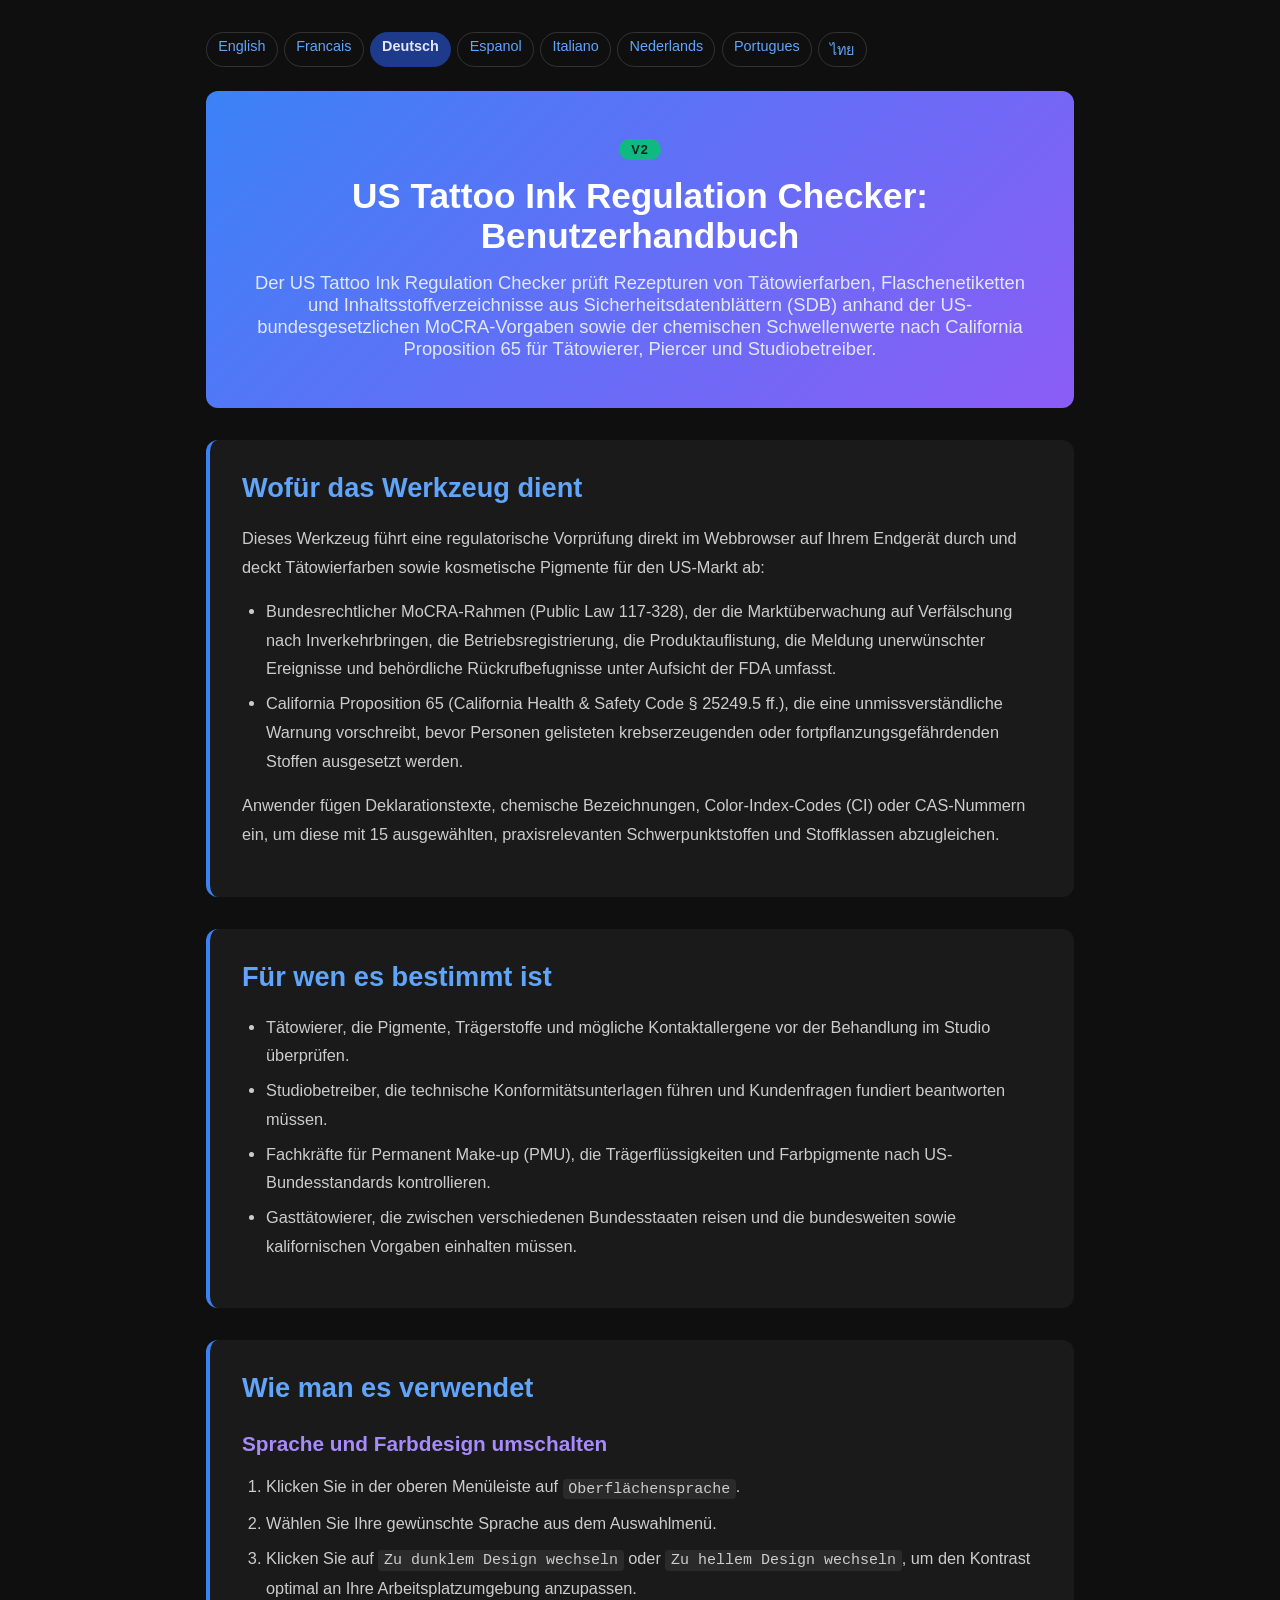
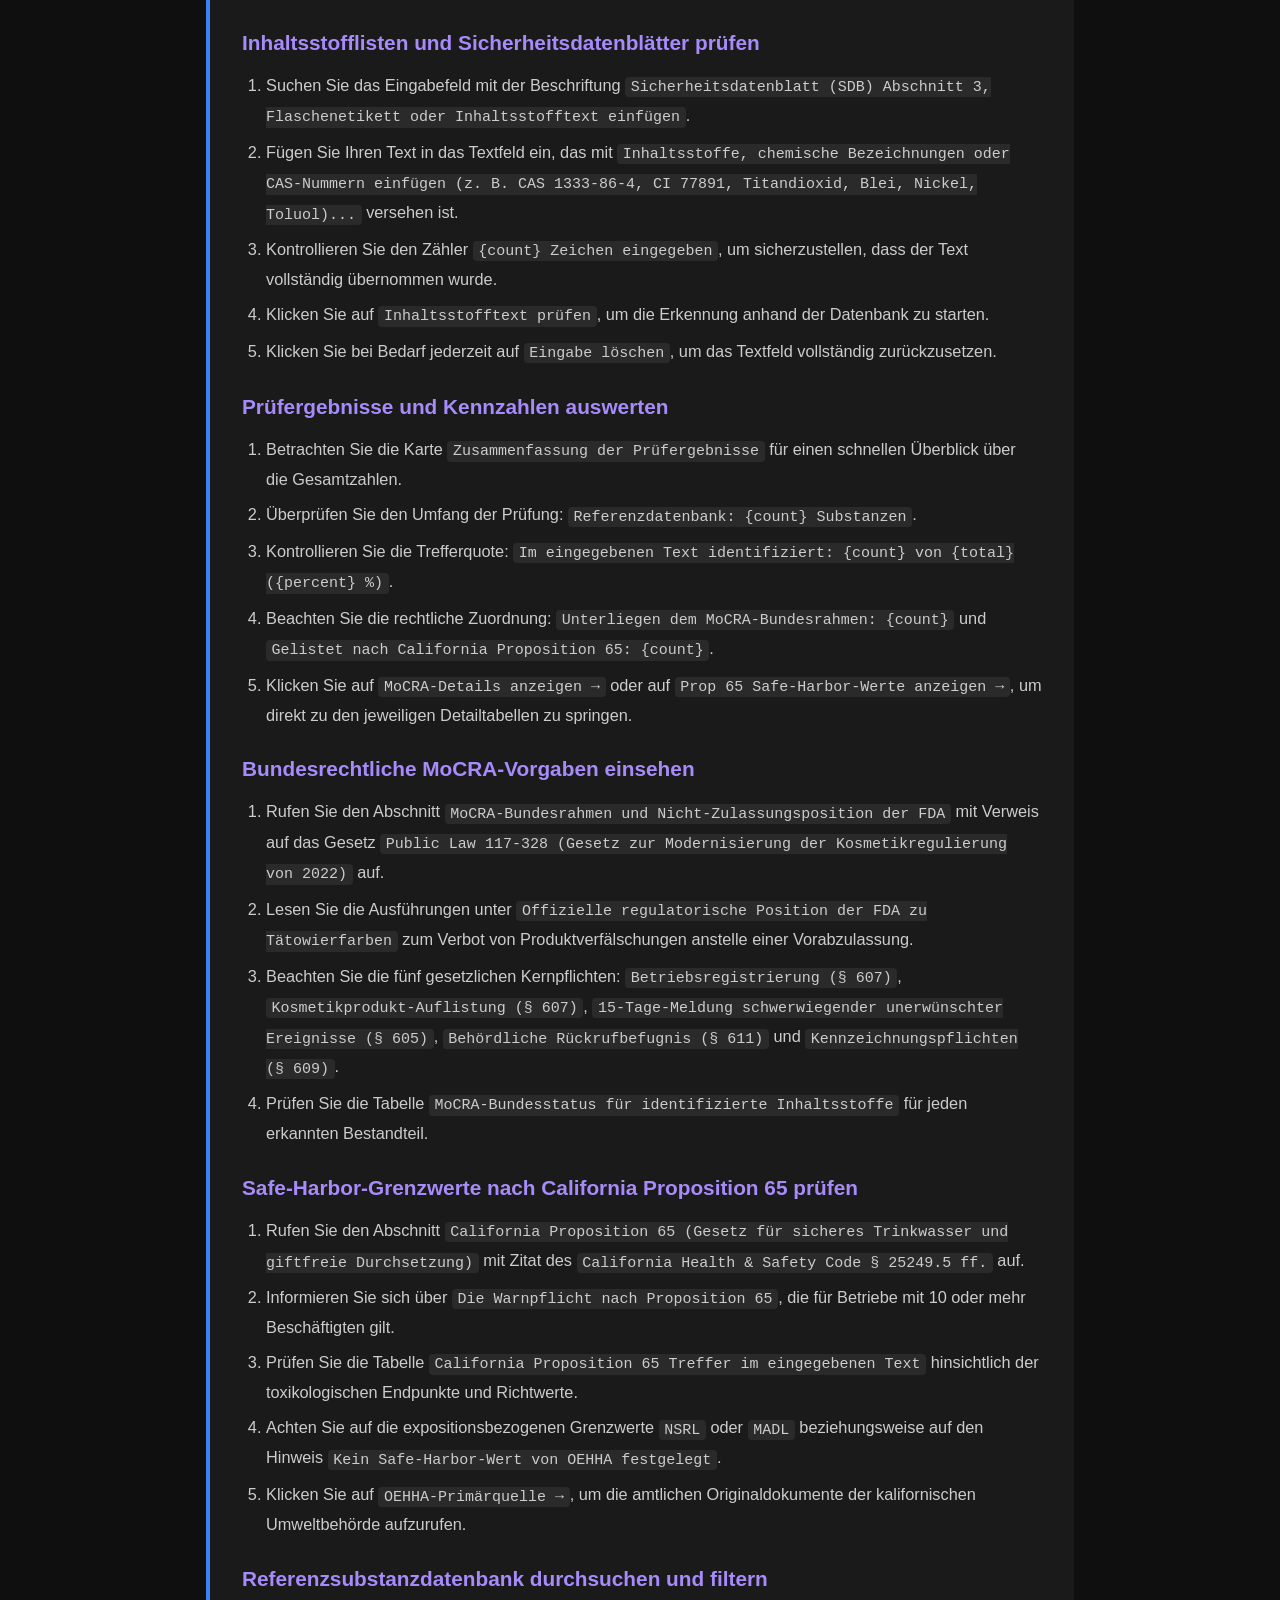
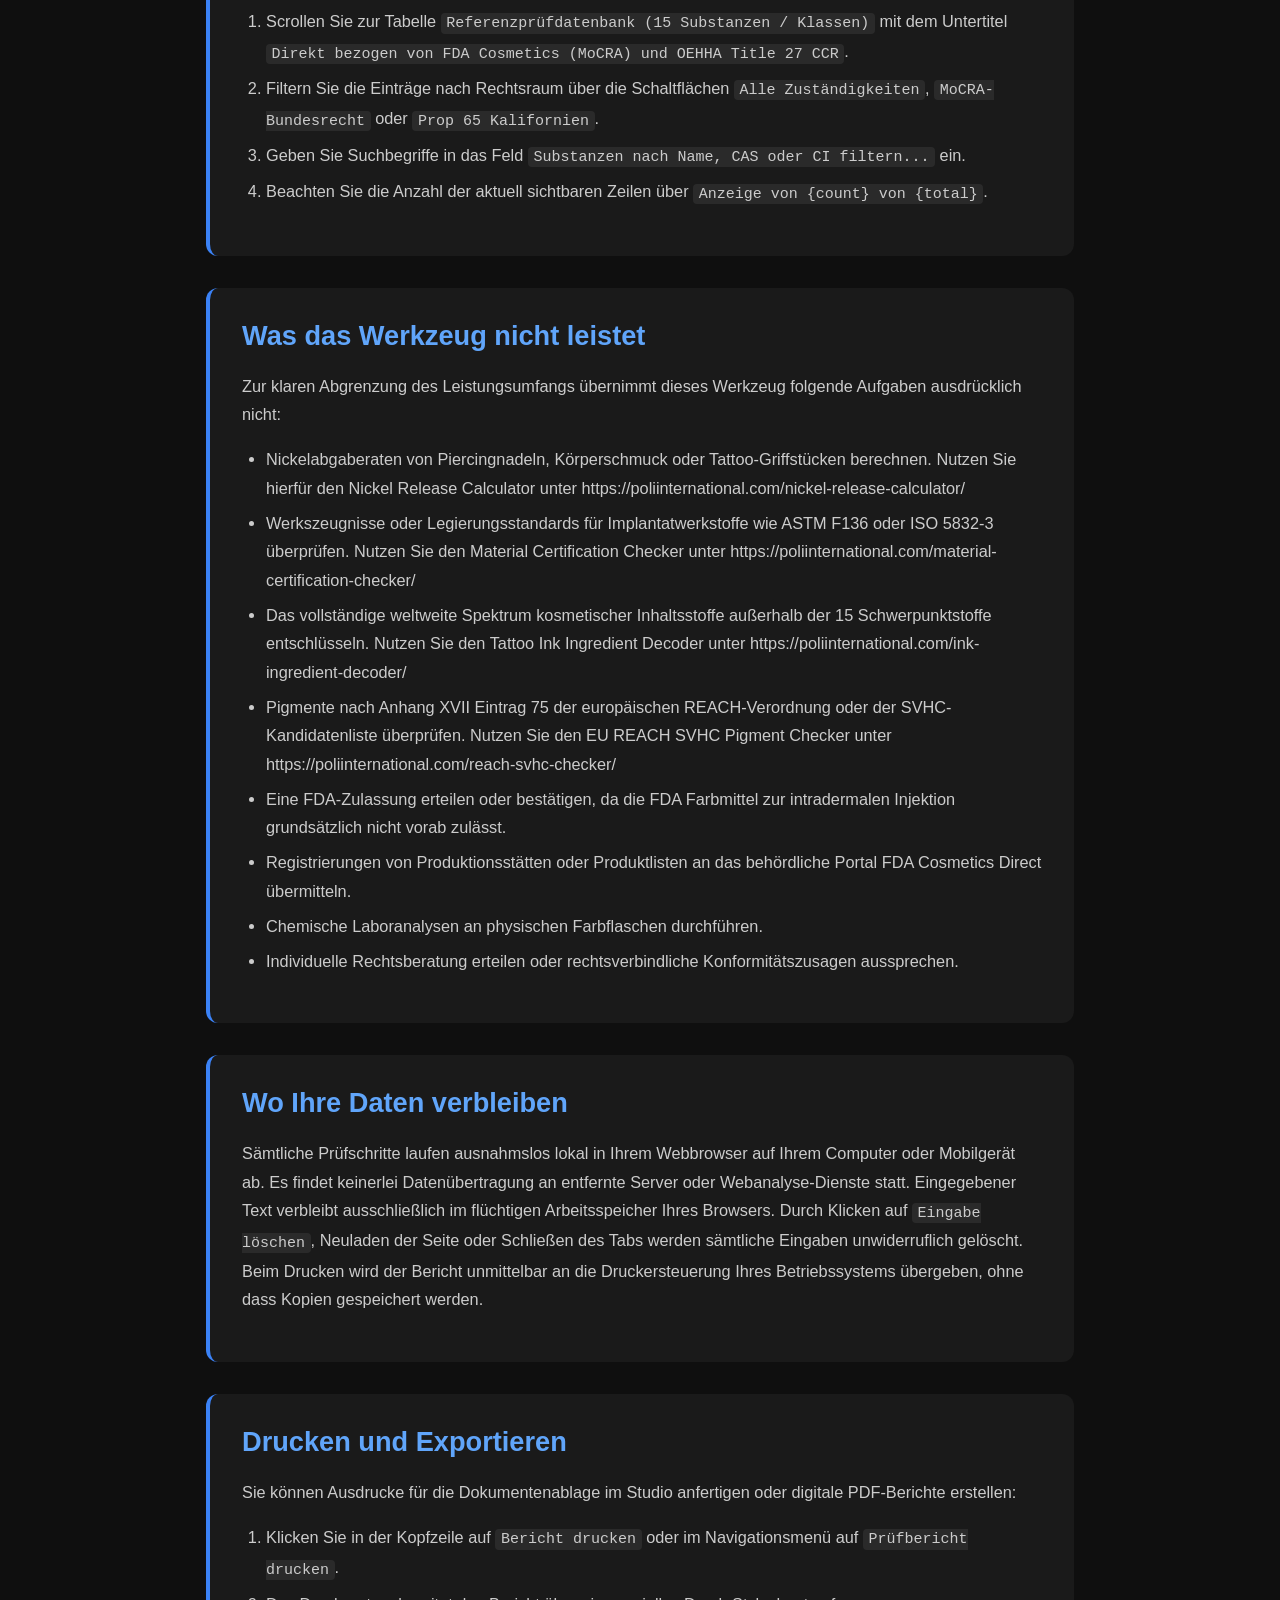
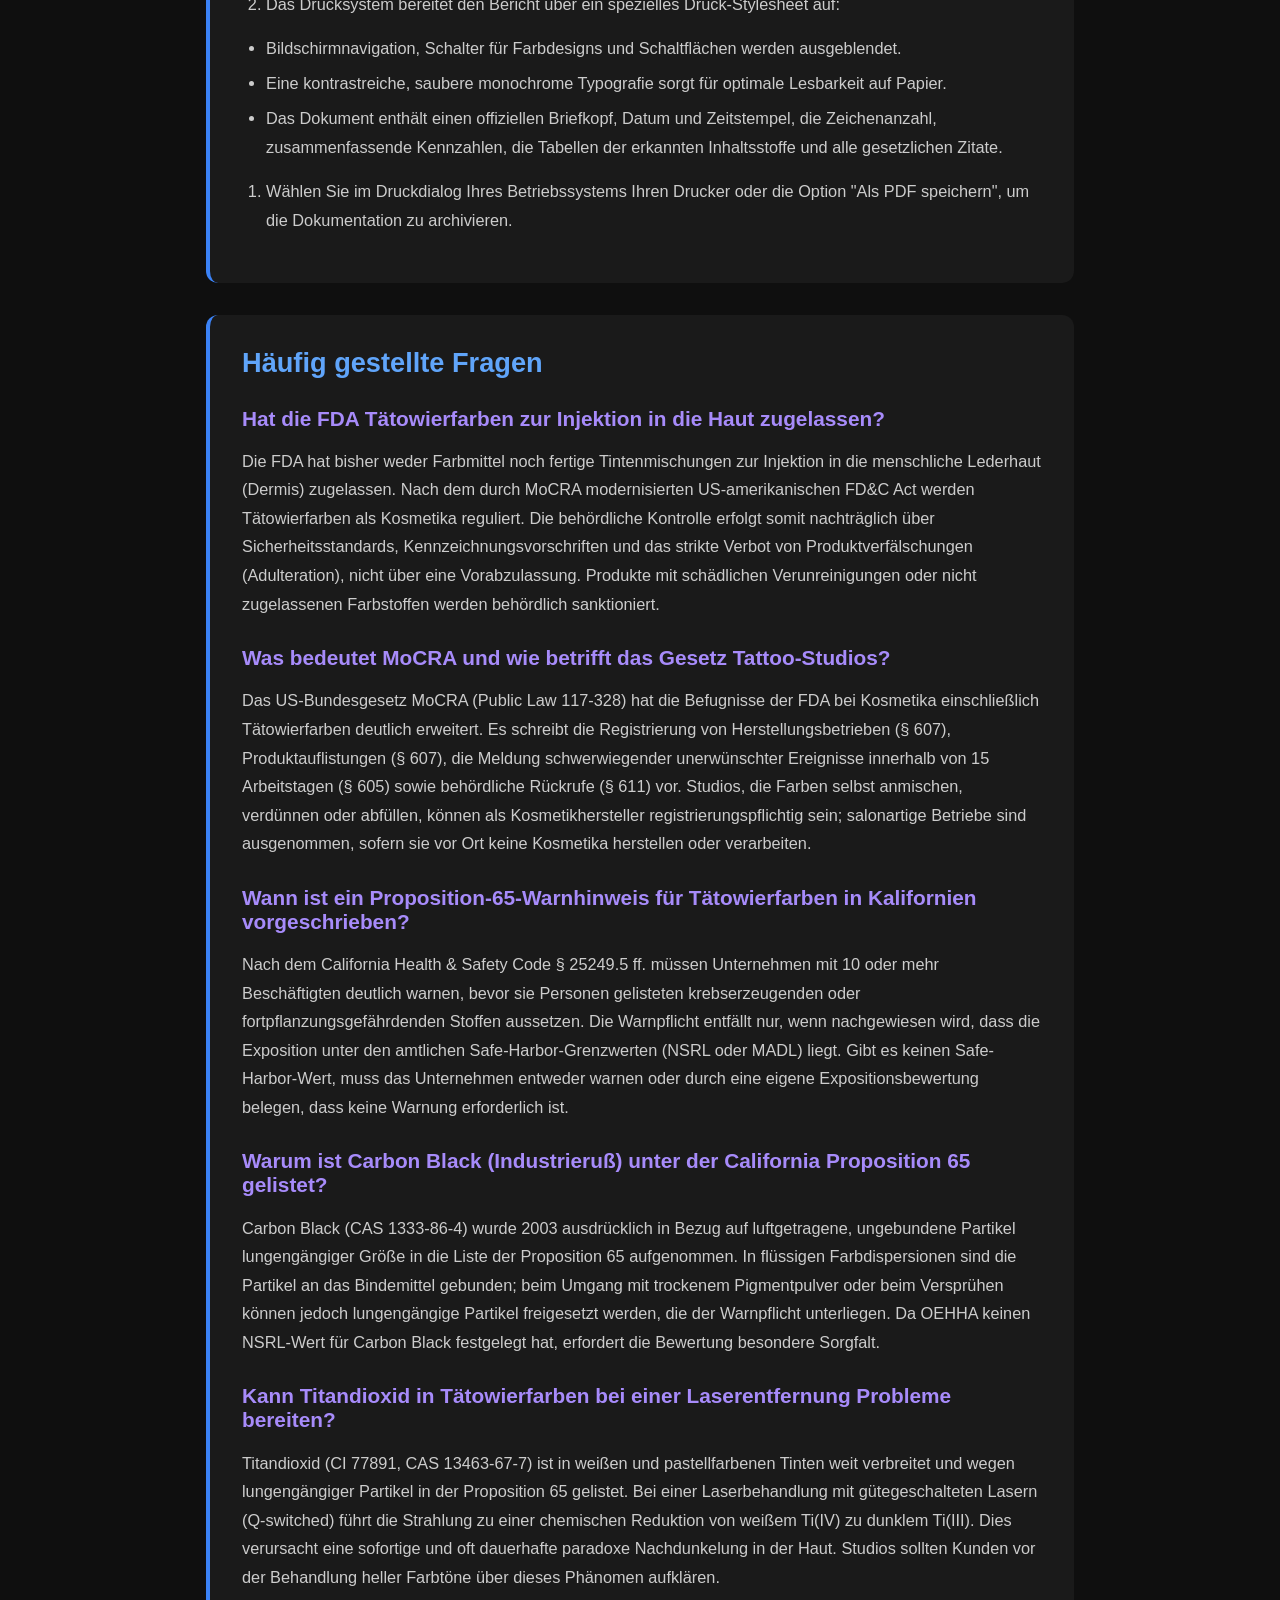
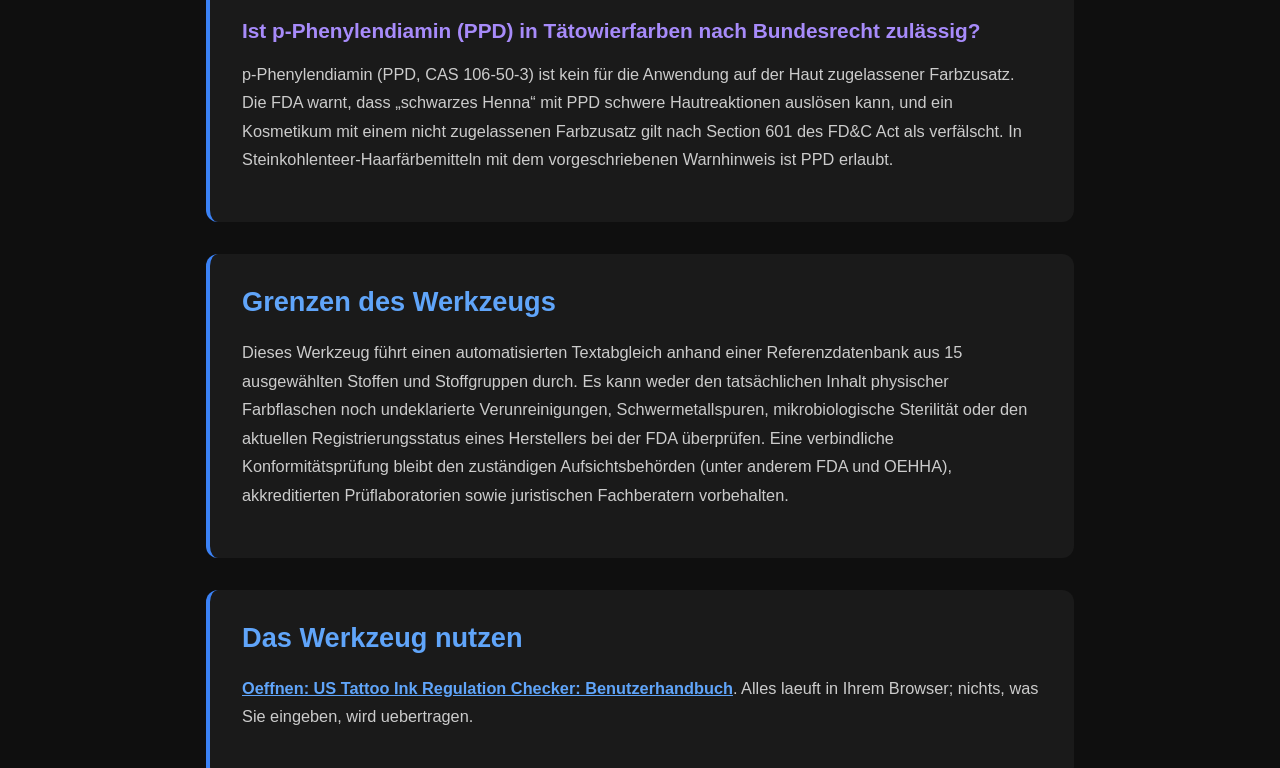
<file: documentation-de.html>
<!DOCTYPE html>
<html lang="de">
<head><meta name="robots" content="noindex,nofollow">
    <meta charset="UTF-8">
    <meta name="viewport" content="width=device-width, initial-scale=1.0">
    <title>US Tattoo Ink Regulation Checker: Benutzerhandbuch Dokumentation | Poli International</title>
    <meta name="description" content="Der US Tattoo Ink Regulation Checker prüft Rezepturen von Tätowierfarben, Flaschenetiketten und Inhaltsstoffverzeichnisse aus Sicherheitsdatenblättern (SDB) anhand der US-bundesgesetzlichen MoCRA-Vorgaben sowie der chemischen Schwellenwerte nach California Proposition 65 für Tätowierer, Piercer und Studiobetreiber.">
    <link rel="canonical" href="https://poliinternational.com/us-tattoo-ink-checker/">
    <style>
        body { background: #0f0f0f; color: #fff; font-family: -apple-system, BlinkMacSystemFont, "Segoe UI", Roboto, sans-serif; margin: 0; padding: 0; }
        body.in-iframe .doc-hero h1 { display: none; }
        * { box-sizing: border-box; }
        .entry-content { max-width: 900px; margin: 0 auto; padding: 2rem 1rem; }
        .doc-hero { background: linear-gradient(135deg, #3B82F6, #8B5CF6); padding: 3rem 2rem; text-align: center; border-radius: 0.75rem; margin-bottom: 2rem; }
        .doc-hero h1 { font-size: 2.2rem; margin: 0 0 1rem; font-weight: 700; }
        .doc-hero p { font-size: 1.15rem; color: #E0E7FF; margin: 0; }
        .doc-hero .v2 { display: inline-block; margin-bottom: 1rem; padding: 0.2rem 0.75rem; border-radius: 999px; background: #10B981; color: #04241a; font-weight: 800; font-size: 0.8rem; letter-spacing: 0.08em; }
        .doc-section { margin: 2rem 0; padding: 2rem; background: #1a1a1a; border-radius: 0.75rem; border-left: 4px solid #3B82F6; }
        .doc-section h2 { color: #60A5FA; font-size: 1.7rem; margin: 0 0 1.25rem; font-weight: 600; }
        .doc-section h3 { color: #A78BFA; font-size: 1.3rem; margin: 1.75rem 0 0.75rem; font-weight: 600; }
        .doc-section p, .doc-section li { color: #ccc; line-height: 1.75; font-size: 1.02rem; }
        .doc-section ul, .doc-section ol { padding-left: 1.5rem; }
        .doc-section li { margin: 0.4rem 0; }
        .doc-section code { background: #2a2a2a; padding: 0.1rem 0.35rem; border-radius: 0.25rem; font-size: 0.92em; }
        .doc-section a { color: #60A5FA; font-weight: 600; }
        .highlight-box { background: linear-gradient(135deg, #1E3A8A, #4C1D95); padding: 1.25rem 1.5rem; border-radius: 0.5rem; margin: 1.5rem 0; border-left: 4px solid #10B981; }
        .highlight-box p { color: #E0E7FF; margin: 0; }
        table { width: 100%; border-collapse: collapse; margin: 1.5rem 0; }
        th, td { padding: 0.75rem; text-align: left; border: 1px solid #333; vertical-align: top; }
        th { background: #2a2a2a; color: #60A5FA; }
        td { color: #ccc; }
        .doc-langs { display: flex; flex-wrap: wrap; gap: 0.4rem; margin: 0 0 1.5rem; font-size: 0.9rem; }
        .doc-langs a, .doc-langs span { padding: 0.3rem 0.7rem; border-radius: 999px; border: 1px solid #333; text-decoration: none; }
        .doc-langs a { color: #60A5FA; }
        .doc-langs span { background: #1E3A8A; color: #E0E7FF; border-color: #1E3A8A; font-weight: 700; }
    </style>
</head>
<body>
<script>if (window.self !== window.top) document.body.classList.add('in-iframe');</script>
    <div class="entry-content">
        <nav class="doc-langs" aria-label="Documentation language"><a lang="en" href="documentation.html">English</a><a lang="fr" href="documentation-fr.html">Francais</a><span lang="de">Deutsch</span><a lang="es" href="documentation-es.html">Espanol</a><a lang="it" href="documentation-it.html">Italiano</a><a lang="nl" href="documentation-nl.html">Nederlands</a><a lang="pt" href="documentation-pt.html">Portugues</a><a lang="th" href="documentation-th.html">ไทย</a></nav>
        <div class="doc-hero">
            <span class="v2">V2</span>
            <h1>US Tattoo Ink Regulation Checker: Benutzerhandbuch</h1>
            <p>Der US Tattoo Ink Regulation Checker prüft Rezepturen von Tätowierfarben, Flaschenetiketten und Inhaltsstoffverzeichnisse aus Sicherheitsdatenblättern (SDB) anhand der US-bundesgesetzlichen MoCRA-Vorgaben sowie der chemischen Schwellenwerte nach California Proposition 65 für Tätowierer, Piercer und Studiobetreiber.</p>
        </div>
        <div class="doc-section">
        <h2>Wofür das Werkzeug dient</h2>
        <p>Dieses Werkzeug führt eine regulatorische Vorprüfung direkt im Webbrowser auf Ihrem Endgerät durch und deckt Tätowierfarben sowie kosmetische Pigmente für den US-Markt ab:</p>
        <ul>
        <li>Bundesrechtlicher MoCRA-Rahmen (Public Law 117-328), der die Marktüberwachung auf Verfälschung nach Inverkehrbringen, die Betriebsregistrierung, die Produktauflistung, die Meldung unerwünschter Ereignisse und behördliche Rückrufbefugnisse unter Aufsicht der FDA umfasst.</li>
        <li>California Proposition 65 (California Health &amp; Safety Code § 25249.5 ff.), die eine unmissverständliche Warnung vorschreibt, bevor Personen gelisteten krebserzeugenden oder fortpflanzungsgefährdenden Stoffen ausgesetzt werden.</li>
        </ul>
        <p>Anwender fügen Deklarationstexte, chemische Bezeichnungen, Color-Index-Codes (CI) oder CAS-Nummern ein, um diese mit 15 ausgewählten, praxisrelevanten Schwerpunktstoffen und Stoffklassen abzugleichen.</p>
        </div>
        <div class="doc-section">
        <h2>Für wen es bestimmt ist</h2>
        <ul>
        <li>Tätowierer, die Pigmente, Trägerstoffe und mögliche Kontaktallergene vor der Behandlung im Studio überprüfen.</li>
        <li>Studiobetreiber, die technische Konformitätsunterlagen führen und Kundenfragen fundiert beantworten müssen.</li>
        <li>Fachkräfte für Permanent Make-up (PMU), die Trägerflüssigkeiten und Farbpigmente nach US-Bundesstandards kontrollieren.</li>
        <li>Gasttätowierer, die zwischen verschiedenen Bundesstaaten reisen und die bundesweiten sowie kalifornischen Vorgaben einhalten müssen.</li>
        </ul>
        </div>
        <div class="doc-section">
        <h2>Wie man es verwendet</h2>
        <h3>Sprache und Farbdesign umschalten</h3>
        <ol>
        <li>Klicken Sie in der oberen Menüleiste auf <code>Oberflächensprache</code>.</li>
        <li>Wählen Sie Ihre gewünschte Sprache aus dem Auswahlmenü.</li>
        <li>Klicken Sie auf <code>Zu dunklem Design wechseln</code> oder <code>Zu hellem Design wechseln</code>, um den Kontrast optimal an Ihre Arbeitsplatzumgebung anzupassen.</li>
        </ol>
        <h3>Inhaltsstofflisten und Sicherheitsdatenblätter prüfen</h3>
        <ol>
        <li>Suchen Sie das Eingabefeld mit der Beschriftung <code>Sicherheitsdatenblatt (SDB) Abschnitt 3, Flaschenetikett oder Inhaltsstofftext einfügen</code>.</li>
        <li>Fügen Sie Ihren Text in das Textfeld ein, das mit <code>Inhaltsstoffe, chemische Bezeichnungen oder CAS-Nummern einfügen (z. B. CAS 1333-86-4, CI 77891, Titandioxid, Blei, Nickel, Toluol)...</code> versehen ist.</li>
        <li>Kontrollieren Sie den Zähler <code>{count} Zeichen eingegeben</code>, um sicherzustellen, dass der Text vollständig übernommen wurde.</li>
        <li>Klicken Sie auf <code>Inhaltsstofftext prüfen</code>, um die Erkennung anhand der Datenbank zu starten.</li>
        <li>Klicken Sie bei Bedarf jederzeit auf <code>Eingabe löschen</code>, um das Textfeld vollständig zurückzusetzen.</li>
        </ol>
        <h3>Prüfergebnisse und Kennzahlen auswerten</h3>
        <ol>
        <li>Betrachten Sie die Karte <code>Zusammenfassung der Prüfergebnisse</code> für einen schnellen Überblick über die Gesamtzahlen.</li>
        <li>Überprüfen Sie den Umfang der Prüfung: <code>Referenzdatenbank: {count} Substanzen</code>.</li>
        <li>Kontrollieren Sie die Trefferquote: <code>Im eingegebenen Text identifiziert: {count} von {total} ({percent} %)</code>.</li>
        <li>Beachten Sie die rechtliche Zuordnung: <code>Unterliegen dem MoCRA-Bundesrahmen: {count}</code> und <code>Gelistet nach California Proposition 65: {count}</code>.</li>
        <li>Klicken Sie auf <code>MoCRA-Details anzeigen →</code> oder auf <code>Prop 65 Safe-Harbor-Werte anzeigen →</code>, um direkt zu den jeweiligen Detailtabellen zu springen.</li>
        </ol>
        <h3>Bundesrechtliche MoCRA-Vorgaben einsehen</h3>
        <ol>
        <li>Rufen Sie den Abschnitt <code>MoCRA-Bundesrahmen und Nicht-Zulassungsposition der FDA</code> mit Verweis auf das Gesetz <code>Public Law 117-328 (Gesetz zur Modernisierung der Kosmetikregulierung von 2022)</code> auf.</li>
        <li>Lesen Sie die Ausführungen unter <code>Offizielle regulatorische Position der FDA zu Tätowierfarben</code> zum Verbot von Produktverfälschungen anstelle einer Vorabzulassung.</li>
        <li>Beachten Sie die fünf gesetzlichen Kernpflichten: <code>Betriebsregistrierung (§ 607)</code>, <code>Kosmetikprodukt-Auflistung (§ 607)</code>, <code>15-Tage-Meldung schwerwiegender unerwünschter Ereignisse (§ 605)</code>, <code>Behördliche Rückrufbefugnis (§ 611)</code> und <code>Kennzeichnungspflichten (§ 609)</code>.</li>
        <li>Prüfen Sie die Tabelle <code>MoCRA-Bundesstatus für identifizierte Inhaltsstoffe</code> für jeden erkannten Bestandteil.</li>
        </ol>
        <h3>Safe-Harbor-Grenzwerte nach California Proposition 65 prüfen</h3>
        <ol>
        <li>Rufen Sie den Abschnitt <code>California Proposition 65 (Gesetz für sicheres Trinkwasser und giftfreie Durchsetzung)</code> mit Zitat des <code>California Health &amp; Safety Code § 25249.5 ff.</code> auf.</li>
        <li>Informieren Sie sich über <code>Die Warnpflicht nach Proposition 65</code>, die für Betriebe mit 10 oder mehr Beschäftigten gilt.</li>
        <li>Prüfen Sie die Tabelle <code>California Proposition 65 Treffer im eingegebenen Text</code> hinsichtlich der toxikologischen Endpunkte und Richtwerte.</li>
        <li>Achten Sie auf die expositionsbezogenen Grenzwerte <code>NSRL</code> oder <code>MADL</code> beziehungsweise auf den Hinweis <code>Kein Safe-Harbor-Wert von OEHHA festgelegt</code>.</li>
        <li>Klicken Sie auf <code>OEHHA-Primärquelle →</code>, um die amtlichen Originaldokumente der kalifornischen Umweltbehörde aufzurufen.</li>
        </ol>
        <h3>Referenzsubstanzdatenbank durchsuchen und filtern</h3>
        <ol>
        <li>Scrollen Sie zur Tabelle <code>Referenzprüfdatenbank (15 Substanzen / Klassen)</code> mit dem Untertitel <code>Direkt bezogen von FDA Cosmetics (MoCRA) und OEHHA Title 27 CCR</code>.</li>
        <li>Filtern Sie die Einträge nach Rechtsraum über die Schaltflächen <code>Alle Zuständigkeiten</code>, <code>MoCRA-Bundesrecht</code> oder <code>Prop 65 Kalifornien</code>.</li>
        <li>Geben Sie Suchbegriffe in das Feld <code>Substanzen nach Name, CAS oder CI filtern...</code> ein.</li>
        <li>Beachten Sie die Anzahl der aktuell sichtbaren Zeilen über <code>Anzeige von {count} von {total}</code>.</li>
        </ol>
        </div>
        <div class="doc-section">
        <h2>Was das Werkzeug nicht leistet</h2>
        <p>Zur klaren Abgrenzung des Leistungsumfangs übernimmt dieses Werkzeug folgende Aufgaben ausdrücklich nicht:</p>
        <ul>
        <li>Nickelabgaberaten von Piercingnadeln, Körperschmuck oder Tattoo-Griffstücken berechnen. Nutzen Sie hierfür den Nickel Release Calculator unter https://poliinternational.com/nickel-release-calculator/</li>
        <li>Werkszeugnisse oder Legierungsstandards für Implantatwerkstoffe wie ASTM F136 oder ISO 5832-3 überprüfen. Nutzen Sie den Material Certification Checker unter https://poliinternational.com/material-certification-checker/</li>
        <li>Das vollständige weltweite Spektrum kosmetischer Inhaltsstoffe außerhalb der 15 Schwerpunktstoffe entschlüsseln. Nutzen Sie den Tattoo Ink Ingredient Decoder unter https://poliinternational.com/ink-ingredient-decoder/</li>
        <li>Pigmente nach Anhang XVII Eintrag 75 der europäischen REACH-Verordnung oder der SVHC-Kandidatenliste überprüfen. Nutzen Sie den EU REACH SVHC Pigment Checker unter https://poliinternational.com/reach-svhc-checker/</li>
        <li>Eine FDA-Zulassung erteilen oder bestätigen, da die FDA Farbmittel zur intradermalen Injektion grundsätzlich nicht vorab zulässt.</li>
        <li>Registrierungen von Produktionsstätten oder Produktlisten an das behördliche Portal FDA Cosmetics Direct übermitteln.</li>
        <li>Chemische Laboranalysen an physischen Farbflaschen durchführen.</li>
        <li>Individuelle Rechtsberatung erteilen oder rechtsverbindliche Konformitätszusagen aussprechen.</li>
        </ul>
        </div>
        <div class="doc-section">
        <h2>Wo Ihre Daten verbleiben</h2>
        <p>Sämtliche Prüfschritte laufen ausnahmslos lokal in Ihrem Webbrowser auf Ihrem Computer oder Mobilgerät ab. Es findet keinerlei Datenübertragung an entfernte Server oder Webanalyse-Dienste statt. Eingegebener Text verbleibt ausschließlich im flüchtigen Arbeitsspeicher Ihres Browsers. Durch Klicken auf <code>Eingabe löschen</code>, Neuladen der Seite oder Schließen des Tabs werden sämtliche Eingaben unwiderruflich gelöscht. Beim Drucken wird der Bericht unmittelbar an die Druckersteuerung Ihres Betriebssystems übergeben, ohne dass Kopien gespeichert werden.</p>
        </div>
        <div class="doc-section">
        <h2>Drucken und Exportieren</h2>
        <p>Sie können Ausdrucke für die Dokumentenablage im Studio anfertigen oder digitale PDF-Berichte erstellen:</p>
        <ol>
        <li>Klicken Sie in der Kopfzeile auf <code>Bericht drucken</code> oder im Navigationsmenü auf <code>Prüfbericht drucken</code>.</li>
        <li>Das Drucksystem bereitet den Bericht über ein spezielles Druck-Stylesheet auf:</li>
        </ol>
        <ul>
        <li>Bildschirmnavigation, Schalter für Farbdesigns und Schaltflächen werden ausgeblendet.</li>
        <li>Eine kontrastreiche, saubere monochrome Typografie sorgt für optimale Lesbarkeit auf Papier.</li>
        <li>Das Dokument enthält einen offiziellen Briefkopf, Datum und Zeitstempel, die Zeichenanzahl, zusammenfassende Kennzahlen, die Tabellen der erkannten Inhaltsstoffe und alle gesetzlichen Zitate.</li>
        </ul>
        <ol>
        <li>Wählen Sie im Druckdialog Ihres Betriebssystems Ihren Drucker oder die Option "Als PDF speichern", um die Dokumentation zu archivieren.</li>
        </ol>
        </div>
        <div class="doc-section">
        <h2>Häufig gestellte Fragen</h2>
        <h3>Hat die FDA Tätowierfarben zur Injektion in die Haut zugelassen?</h3>
        <p>Die FDA hat bisher weder Farbmittel noch fertige Tintenmischungen zur Injektion in die menschliche Lederhaut (Dermis) zugelassen. Nach dem durch MoCRA modernisierten US-amerikanischen FD&amp;C Act werden Tätowierfarben als Kosmetika reguliert. Die behördliche Kontrolle erfolgt somit nachträglich über Sicherheitsstandards, Kennzeichnungsvorschriften und das strikte Verbot von Produktverfälschungen (Adulteration), nicht über eine Vorabzulassung. Produkte mit schädlichen Verunreinigungen oder nicht zugelassenen Farbstoffen werden behördlich sanktioniert.</p>
        <h3>Was bedeutet MoCRA und wie betrifft das Gesetz Tattoo-Studios?</h3>
        <p>Das US-Bundesgesetz MoCRA (Public Law 117-328) hat die Befugnisse der FDA bei Kosmetika einschließlich Tätowierfarben deutlich erweitert. Es schreibt die Registrierung von Herstellungsbetrieben (§ 607), Produktauflistungen (§ 607), die Meldung schwerwiegender unerwünschter Ereignisse innerhalb von 15 Arbeitstagen (§ 605) sowie behördliche Rückrufe (§ 611) vor. Studios, die Farben selbst anmischen, verdünnen oder abfüllen, können als Kosmetikhersteller registrierungspflichtig sein; salonartige Betriebe sind ausgenommen, sofern sie vor Ort keine Kosmetika herstellen oder verarbeiten.</p>
        <h3>Wann ist ein Proposition-65-Warnhinweis für Tätowierfarben in Kalifornien vorgeschrieben?</h3>
        <p>Nach dem California Health &amp; Safety Code § 25249.5 ff. müssen Unternehmen mit 10 oder mehr Beschäftigten deutlich warnen, bevor sie Personen gelisteten krebserzeugenden oder fortpflanzungsgefährdenden Stoffen aussetzen. Die Warnpflicht entfällt nur, wenn nachgewiesen wird, dass die Exposition unter den amtlichen Safe-Harbor-Grenzwerten (NSRL oder MADL) liegt. Gibt es keinen Safe-Harbor-Wert, muss das Unternehmen entweder warnen oder durch eine eigene Expositionsbewertung belegen, dass keine Warnung erforderlich ist.</p>
        <h3>Warum ist Carbon Black (Industrieruß) unter der California Proposition 65 gelistet?</h3>
        <p>Carbon Black (CAS 1333-86-4) wurde 2003 ausdrücklich in Bezug auf luftgetragene, ungebundene Partikel lungengängiger Größe in die Liste der Proposition 65 aufgenommen. In flüssigen Farbdispersionen sind die Partikel an das Bindemittel gebunden; beim Umgang mit trockenem Pigmentpulver oder beim Versprühen können jedoch lungengängige Partikel freigesetzt werden, die der Warnpflicht unterliegen. Da OEHHA keinen NSRL-Wert für Carbon Black festgelegt hat, erfordert die Bewertung besondere Sorgfalt.</p>
        <h3>Kann Titandioxid in Tätowierfarben bei einer Laserentfernung Probleme bereiten?</h3>
        <p>Titandioxid (CI 77891, CAS 13463-67-7) ist in weißen und pastellfarbenen Tinten weit verbreitet und wegen lungengängiger Partikel in der Proposition 65 gelistet. Bei einer Laserbehandlung mit gütegeschalteten Lasern (Q-switched) führt die Strahlung zu einer chemischen Reduktion von weißem Ti(IV) zu dunklem Ti(III). Dies verursacht eine sofortige und oft dauerhafte paradoxe Nachdunkelung in der Haut. Studios sollten Kunden vor der Behandlung heller Farbtöne über dieses Phänomen aufklären.</p>
        <h3>Ist p-Phenylendiamin (PPD) in Tätowierfarben nach Bundesrecht zulässig?</h3>
        <p>p-Phenylendiamin (PPD, CAS 106-50-3) ist kein für die Anwendung auf der Haut zugelassener Farbzusatz. Die FDA warnt, dass „schwarzes Henna“ mit PPD schwere Hautreaktionen auslösen kann, und ein Kosmetikum mit einem nicht zugelassenen Farbzusatz gilt nach Section 601 des FD&amp;C Act als verfälscht. In Steinkohlenteer-Haarfärbemitteln mit dem vorgeschriebenen Warnhinweis ist PPD erlaubt.</p>
        </div>
        <div class="doc-section">
        <h2>Grenzen des Werkzeugs</h2>
        <p>Dieses Werkzeug führt einen automatisierten Textabgleich anhand einer Referenzdatenbank aus 15 ausgewählten Stoffen und Stoffgruppen durch. Es kann weder den tatsächlichen Inhalt physischer Farbflaschen noch undeklarierte Verunreinigungen, Schwermetallspuren, mikrobiologische Sterilität oder den aktuellen Registrierungsstatus eines Herstellers bei der FDA überprüfen. Eine verbindliche Konformitätsprüfung bleibt den zuständigen Aufsichtsbehörden (unter anderem FDA und OEHHA), akkreditierten Prüflaboratorien sowie juristischen Fachberatern vorbehalten.</p>
        </div>
        <div class="doc-section">
            <h2>Das Werkzeug nutzen</h2>
            <p><a href="https://poliinternational.com/us-tattoo-ink-checker/" target="_top">Oeffnen: US Tattoo Ink Regulation Checker: Benutzerhandbuch</a>. Alles laeuft in Ihrem Browser; nichts, was Sie eingeben, wird uebertragen.</p>
        </div>
    </div>
</body>
</html>
</file>
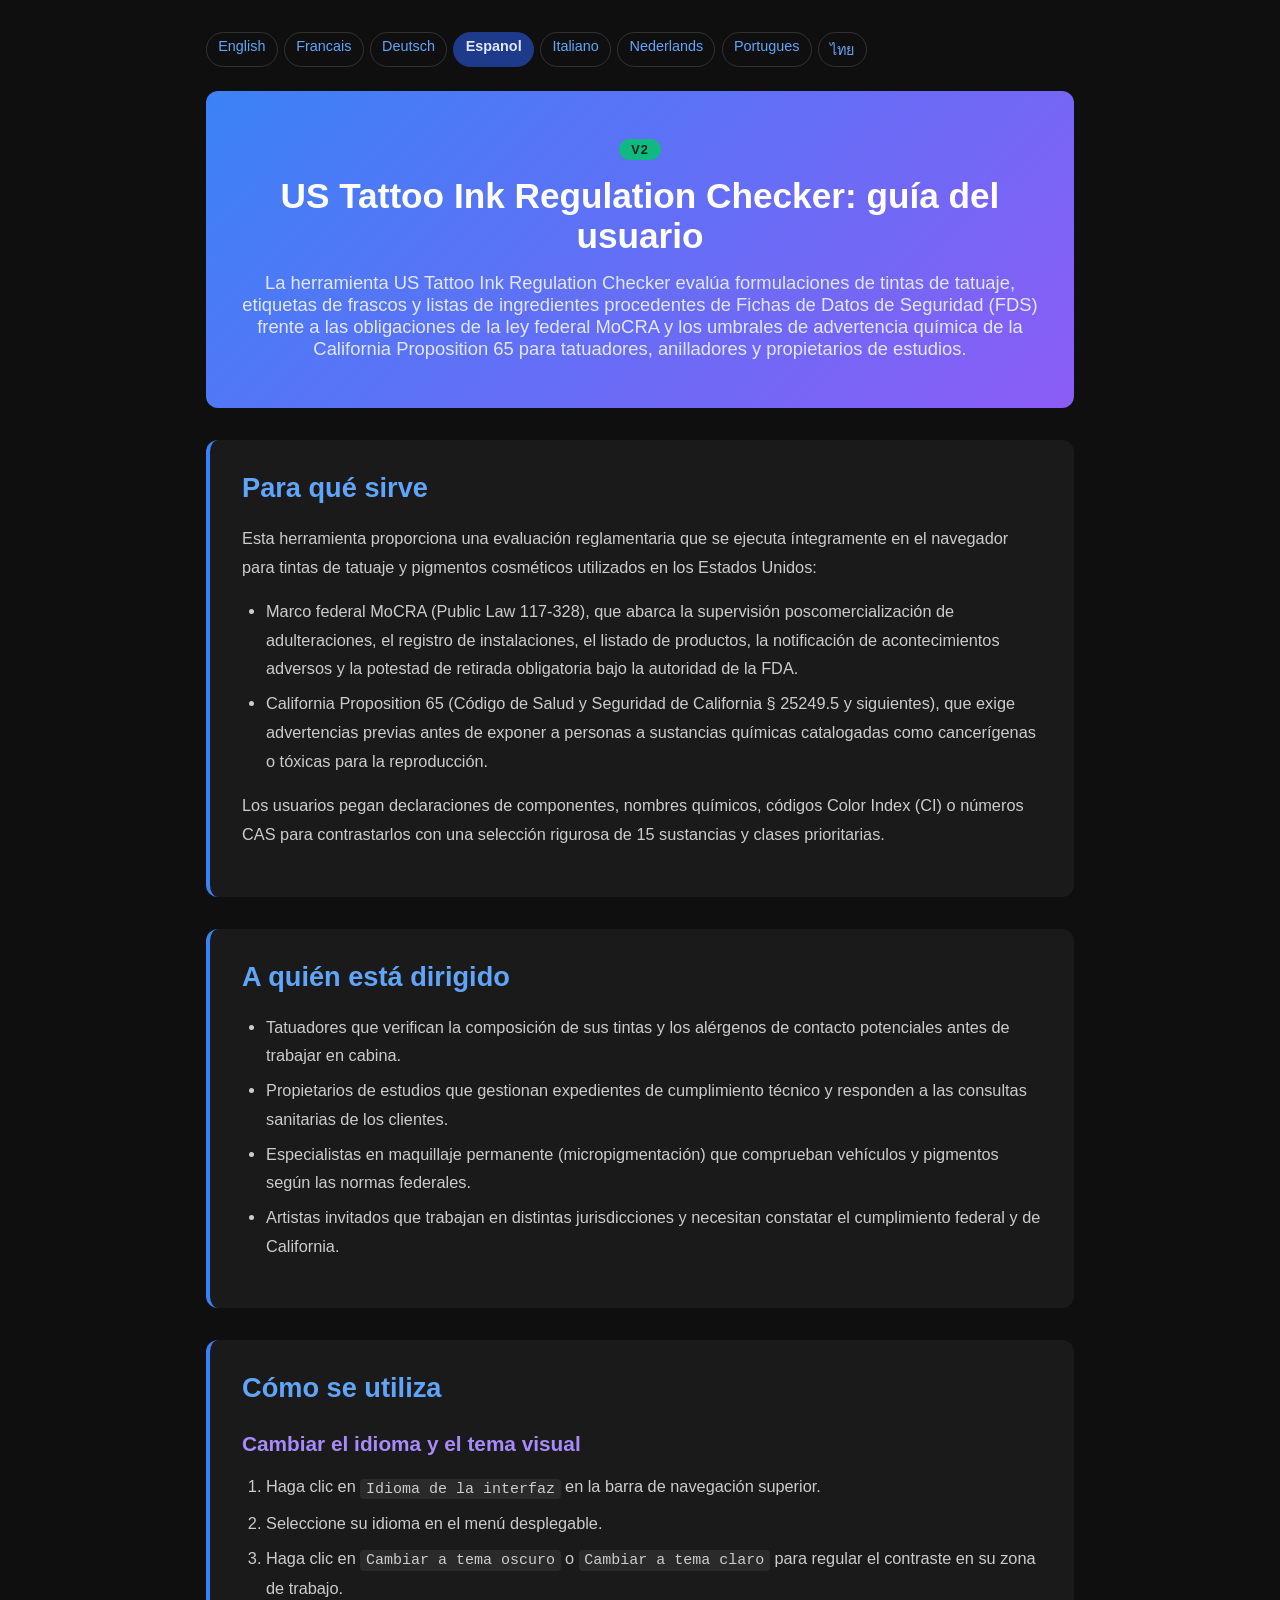
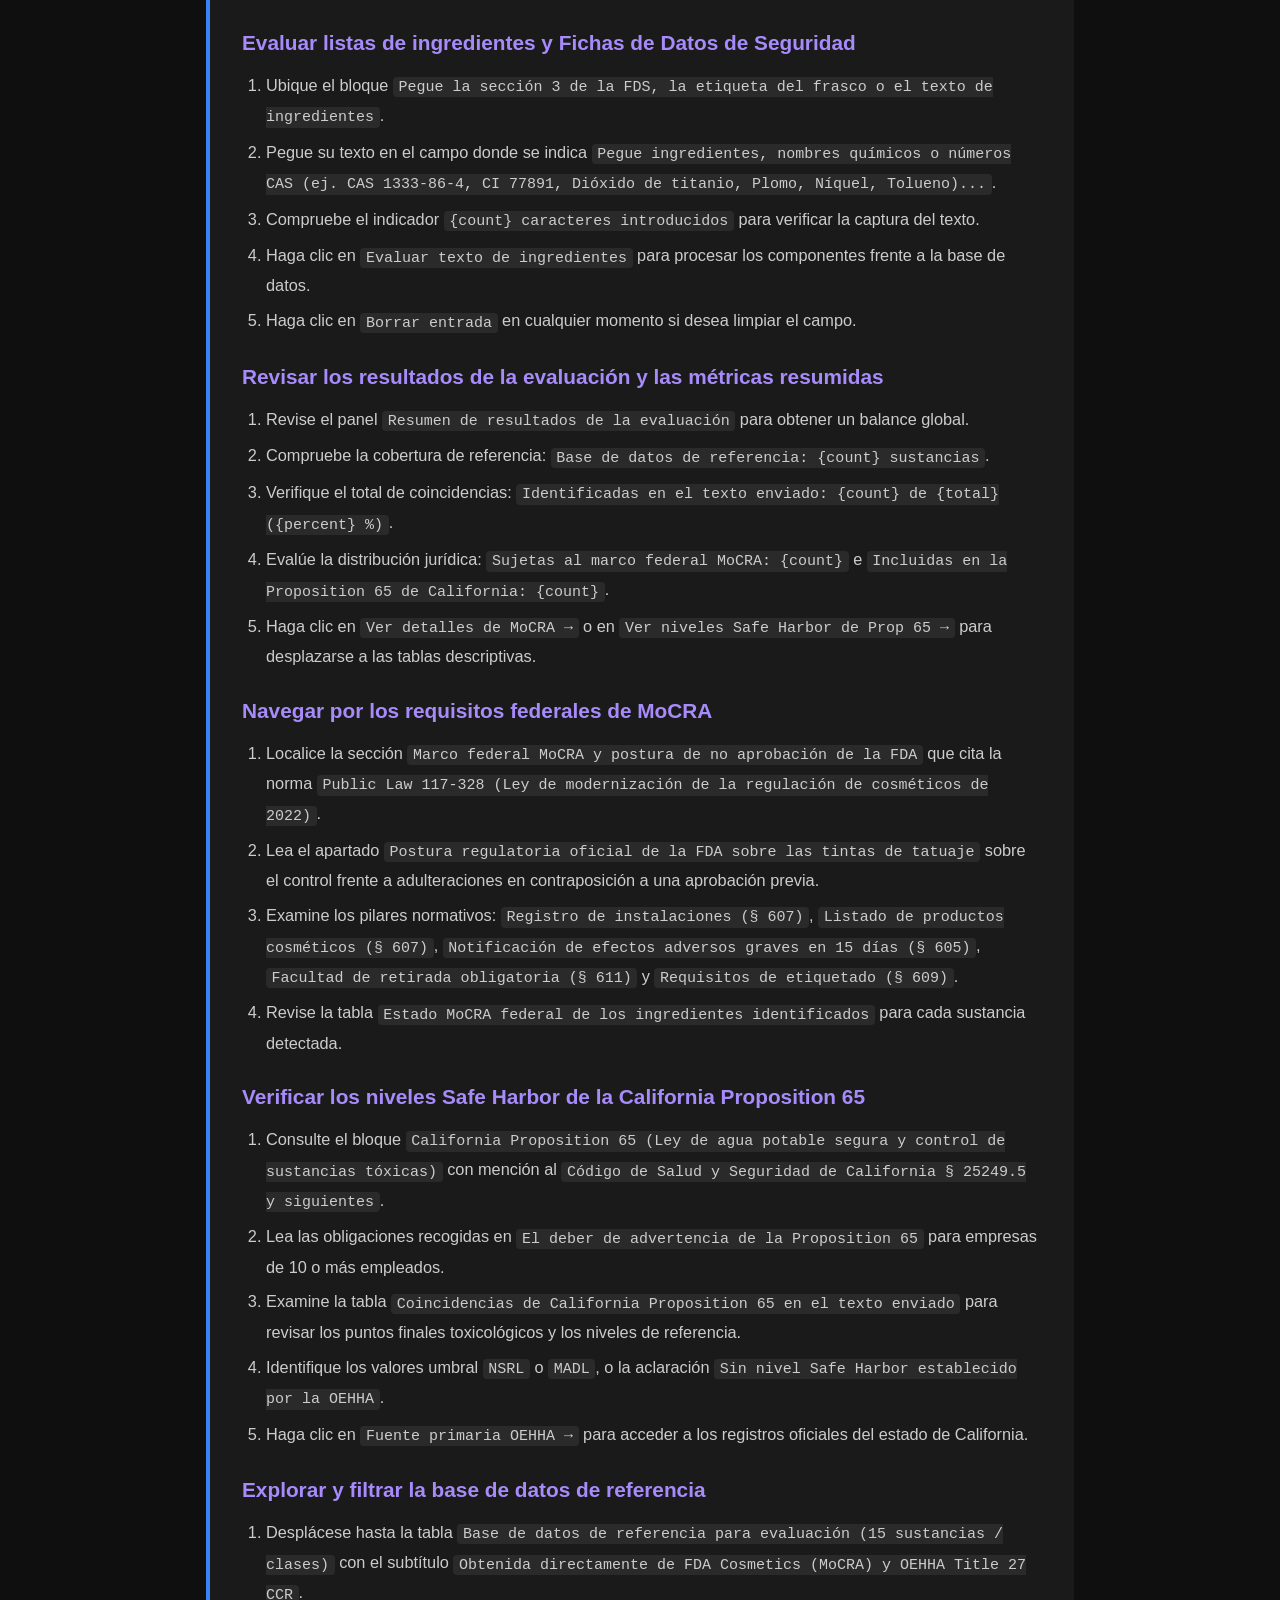
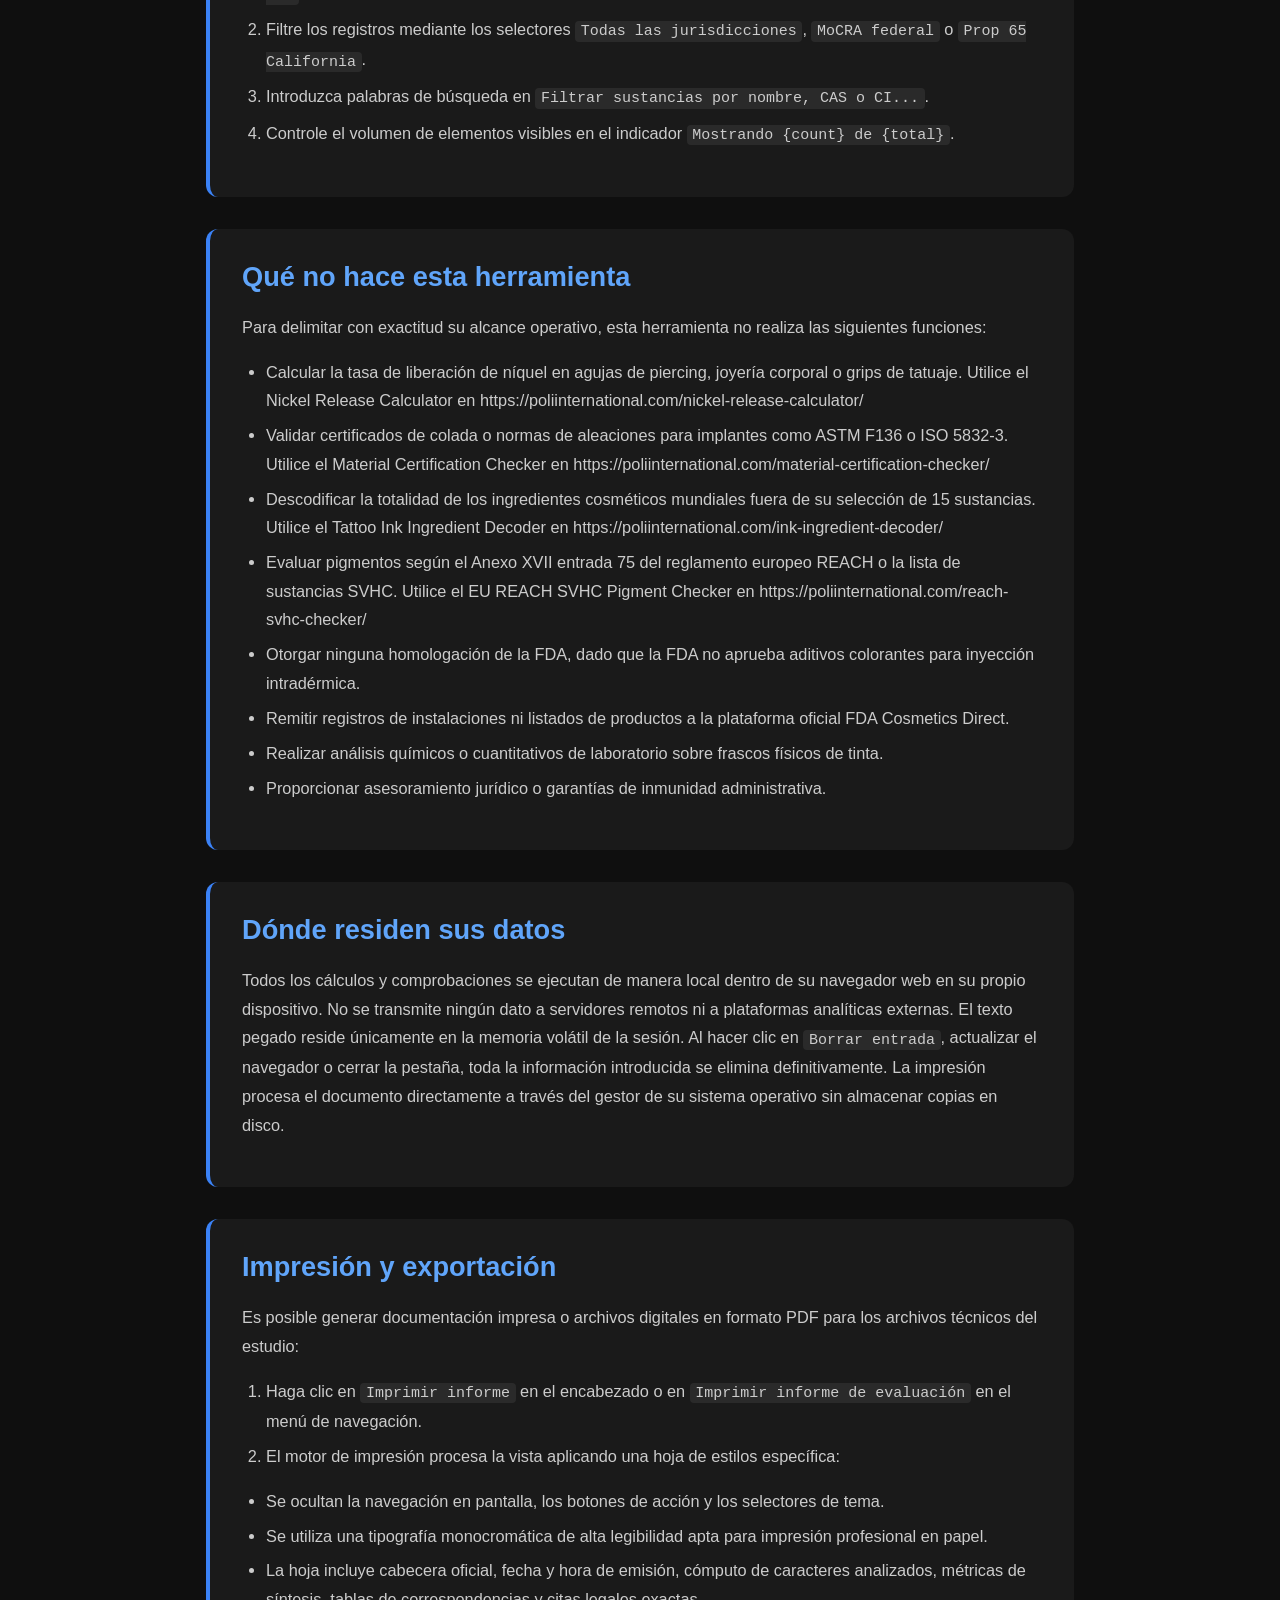
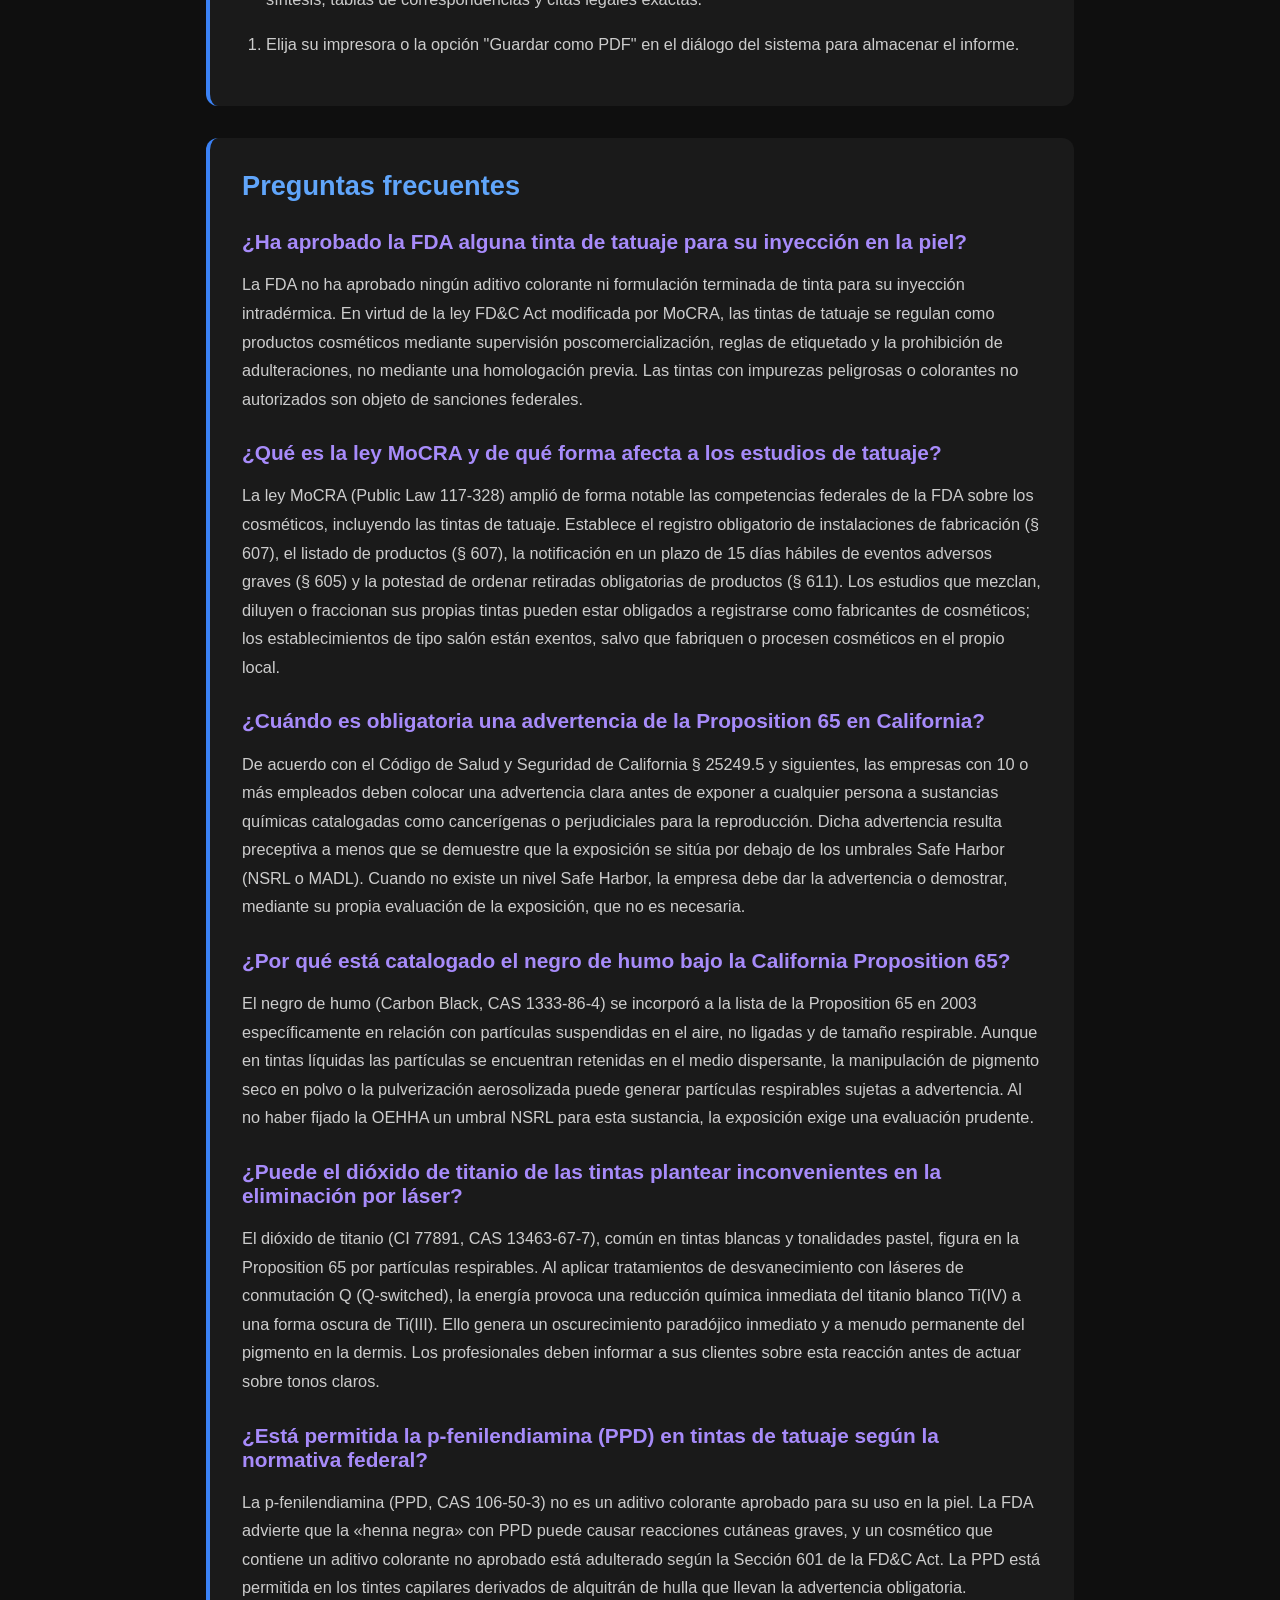
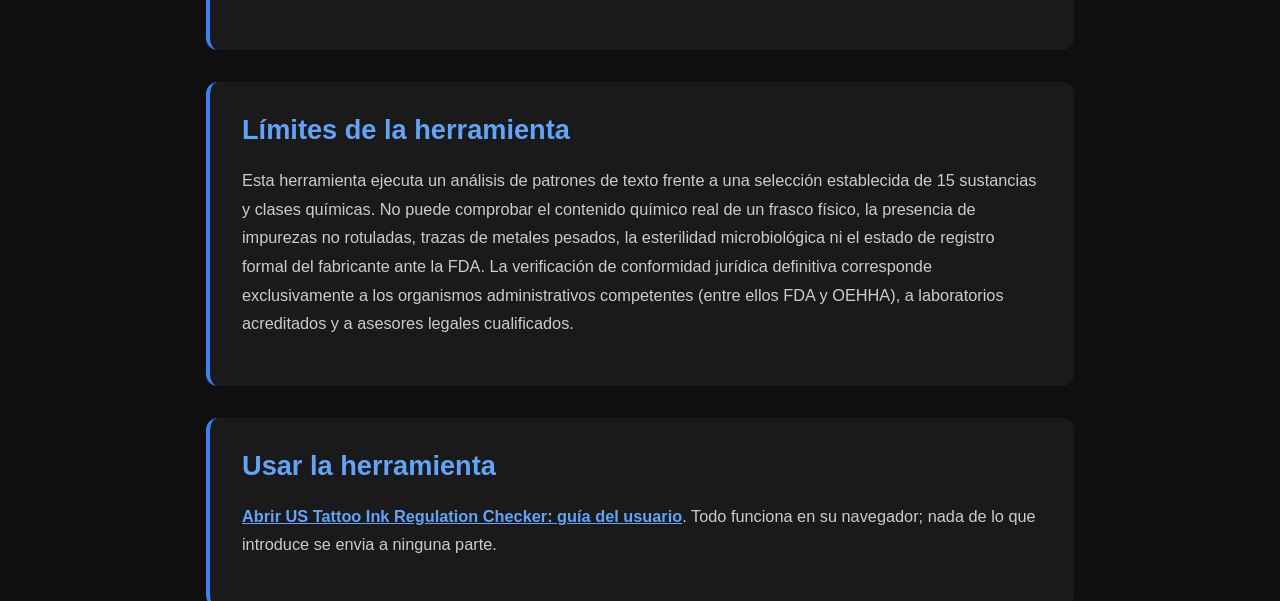
<file: documentation-es.html>
<!DOCTYPE html>
<html lang="es">
<head><meta name="robots" content="noindex,nofollow">
    <meta charset="UTF-8">
    <meta name="viewport" content="width=device-width, initial-scale=1.0">
    <title>US Tattoo Ink Regulation Checker: guía del usuario Documentacion | Poli International</title>
    <meta name="description" content="La herramienta US Tattoo Ink Regulation Checker evalúa formulaciones de tintas de tatuaje, etiquetas de frascos y listas de ingredientes procedentes de Fichas de Datos de Seguridad (FDS) frente a las obligaciones de la ley federal MoCRA y los umbrales de advertencia química de la California Proposition 65 para tatuadores, anilladores y propietarios de estudios.">
    <link rel="canonical" href="https://poliinternational.com/us-tattoo-ink-checker/">
    <style>
        body { background: #0f0f0f; color: #fff; font-family: -apple-system, BlinkMacSystemFont, "Segoe UI", Roboto, sans-serif; margin: 0; padding: 0; }
        body.in-iframe .doc-hero h1 { display: none; }
        * { box-sizing: border-box; }
        .entry-content { max-width: 900px; margin: 0 auto; padding: 2rem 1rem; }
        .doc-hero { background: linear-gradient(135deg, #3B82F6, #8B5CF6); padding: 3rem 2rem; text-align: center; border-radius: 0.75rem; margin-bottom: 2rem; }
        .doc-hero h1 { font-size: 2.2rem; margin: 0 0 1rem; font-weight: 700; }
        .doc-hero p { font-size: 1.15rem; color: #E0E7FF; margin: 0; }
        .doc-hero .v2 { display: inline-block; margin-bottom: 1rem; padding: 0.2rem 0.75rem; border-radius: 999px; background: #10B981; color: #04241a; font-weight: 800; font-size: 0.8rem; letter-spacing: 0.08em; }
        .doc-section { margin: 2rem 0; padding: 2rem; background: #1a1a1a; border-radius: 0.75rem; border-left: 4px solid #3B82F6; }
        .doc-section h2 { color: #60A5FA; font-size: 1.7rem; margin: 0 0 1.25rem; font-weight: 600; }
        .doc-section h3 { color: #A78BFA; font-size: 1.3rem; margin: 1.75rem 0 0.75rem; font-weight: 600; }
        .doc-section p, .doc-section li { color: #ccc; line-height: 1.75; font-size: 1.02rem; }
        .doc-section ul, .doc-section ol { padding-left: 1.5rem; }
        .doc-section li { margin: 0.4rem 0; }
        .doc-section code { background: #2a2a2a; padding: 0.1rem 0.35rem; border-radius: 0.25rem; font-size: 0.92em; }
        .doc-section a { color: #60A5FA; font-weight: 600; }
        .highlight-box { background: linear-gradient(135deg, #1E3A8A, #4C1D95); padding: 1.25rem 1.5rem; border-radius: 0.5rem; margin: 1.5rem 0; border-left: 4px solid #10B981; }
        .highlight-box p { color: #E0E7FF; margin: 0; }
        table { width: 100%; border-collapse: collapse; margin: 1.5rem 0; }
        th, td { padding: 0.75rem; text-align: left; border: 1px solid #333; vertical-align: top; }
        th { background: #2a2a2a; color: #60A5FA; }
        td { color: #ccc; }
        .doc-langs { display: flex; flex-wrap: wrap; gap: 0.4rem; margin: 0 0 1.5rem; font-size: 0.9rem; }
        .doc-langs a, .doc-langs span { padding: 0.3rem 0.7rem; border-radius: 999px; border: 1px solid #333; text-decoration: none; }
        .doc-langs a { color: #60A5FA; }
        .doc-langs span { background: #1E3A8A; color: #E0E7FF; border-color: #1E3A8A; font-weight: 700; }
    </style>
</head>
<body>
<script>if (window.self !== window.top) document.body.classList.add('in-iframe');</script>
    <div class="entry-content">
        <nav class="doc-langs" aria-label="Documentation language"><a lang="en" href="documentation.html">English</a><a lang="fr" href="documentation-fr.html">Francais</a><a lang="de" href="documentation-de.html">Deutsch</a><span lang="es">Espanol</span><a lang="it" href="documentation-it.html">Italiano</a><a lang="nl" href="documentation-nl.html">Nederlands</a><a lang="pt" href="documentation-pt.html">Portugues</a><a lang="th" href="documentation-th.html">ไทย</a></nav>
        <div class="doc-hero">
            <span class="v2">V2</span>
            <h1>US Tattoo Ink Regulation Checker: guía del usuario</h1>
            <p>La herramienta US Tattoo Ink Regulation Checker evalúa formulaciones de tintas de tatuaje, etiquetas de frascos y listas de ingredientes procedentes de Fichas de Datos de Seguridad (FDS) frente a las obligaciones de la ley federal MoCRA y los umbrales de advertencia química de la California Proposition 65 para tatuadores, anilladores y propietarios de estudios.</p>
        </div>
        <div class="doc-section">
        <h2>Para qué sirve</h2>
        <p>Esta herramienta proporciona una evaluación reglamentaria que se ejecuta íntegramente en el navegador para tintas de tatuaje y pigmentos cosméticos utilizados en los Estados Unidos:</p>
        <ul>
        <li>Marco federal MoCRA (Public Law 117-328), que abarca la supervisión poscomercialización de adulteraciones, el registro de instalaciones, el listado de productos, la notificación de acontecimientos adversos y la potestad de retirada obligatoria bajo la autoridad de la FDA.</li>
        <li>California Proposition 65 (Código de Salud y Seguridad de California § 25249.5 y siguientes), que exige advertencias previas antes de exponer a personas a sustancias químicas catalogadas como cancerígenas o tóxicas para la reproducción.</li>
        </ul>
        <p>Los usuarios pegan declaraciones de componentes, nombres químicos, códigos Color Index (CI) o números CAS para contrastarlos con una selección rigurosa de 15 sustancias y clases prioritarias.</p>
        </div>
        <div class="doc-section">
        <h2>A quién está dirigido</h2>
        <ul>
        <li>Tatuadores que verifican la composición de sus tintas y los alérgenos de contacto potenciales antes de trabajar en cabina.</li>
        <li>Propietarios de estudios que gestionan expedientes de cumplimiento técnico y responden a las consultas sanitarias de los clientes.</li>
        <li>Especialistas en maquillaje permanente (micropigmentación) que comprueban vehículos y pigmentos según las normas federales.</li>
        <li>Artistas invitados que trabajan en distintas jurisdicciones y necesitan constatar el cumplimiento federal y de California.</li>
        </ul>
        </div>
        <div class="doc-section">
        <h2>Cómo se utiliza</h2>
        <h3>Cambiar el idioma y el tema visual</h3>
        <ol>
        <li>Haga clic en <code>Idioma de la interfaz</code> en la barra de navegación superior.</li>
        <li>Seleccione su idioma en el menú desplegable.</li>
        <li>Haga clic en <code>Cambiar a tema oscuro</code> o <code>Cambiar a tema claro</code> para regular el contraste en su zona de trabajo.</li>
        </ol>
        <h3>Evaluar listas de ingredientes y Fichas de Datos de Seguridad</h3>
        <ol>
        <li>Ubique el bloque <code>Pegue la sección 3 de la FDS, la etiqueta del frasco o el texto de ingredientes</code>.</li>
        <li>Pegue su texto en el campo donde se indica <code>Pegue ingredientes, nombres químicos o números CAS (ej. CAS 1333-86-4, CI 77891, Dióxido de titanio, Plomo, Níquel, Tolueno)...</code>.</li>
        <li>Compruebe el indicador <code>{count} caracteres introducidos</code> para verificar la captura del texto.</li>
        <li>Haga clic en <code>Evaluar texto de ingredientes</code> para procesar los componentes frente a la base de datos.</li>
        <li>Haga clic en <code>Borrar entrada</code> en cualquier momento si desea limpiar el campo.</li>
        </ol>
        <h3>Revisar los resultados de la evaluación y las métricas resumidas</h3>
        <ol>
        <li>Revise el panel <code>Resumen de resultados de la evaluación</code> para obtener un balance global.</li>
        <li>Compruebe la cobertura de referencia: <code>Base de datos de referencia: {count} sustancias</code>.</li>
        <li>Verifique el total de coincidencias: <code>Identificadas en el texto enviado: {count} de {total} ({percent} %)</code>.</li>
        <li>Evalúe la distribución jurídica: <code>Sujetas al marco federal MoCRA: {count}</code> e <code>Incluidas en la Proposition 65 de California: {count}</code>.</li>
        <li>Haga clic en <code>Ver detalles de MoCRA →</code> o en <code>Ver niveles Safe Harbor de Prop 65 →</code> para desplazarse a las tablas descriptivas.</li>
        </ol>
        <h3>Navegar por los requisitos federales de MoCRA</h3>
        <ol>
        <li>Localice la sección <code>Marco federal MoCRA y postura de no aprobación de la FDA</code> que cita la norma <code>Public Law 117-328 (Ley de modernización de la regulación de cosméticos de 2022)</code>.</li>
        <li>Lea el apartado <code>Postura regulatoria oficial de la FDA sobre las tintas de tatuaje</code> sobre el control frente a adulteraciones en contraposición a una aprobación previa.</li>
        <li>Examine los pilares normativos: <code>Registro de instalaciones (§ 607)</code>, <code>Listado de productos cosméticos (§ 607)</code>, <code>Notificación de efectos adversos graves en 15 días (§ 605)</code>, <code>Facultad de retirada obligatoria (§ 611)</code> y <code>Requisitos de etiquetado (§ 609)</code>.</li>
        <li>Revise la tabla <code>Estado MoCRA federal de los ingredientes identificados</code> para cada sustancia detectada.</li>
        </ol>
        <h3>Verificar los niveles Safe Harbor de la California Proposition 65</h3>
        <ol>
        <li>Consulte el bloque <code>California Proposition 65 (Ley de agua potable segura y control de sustancias tóxicas)</code> con mención al <code>Código de Salud y Seguridad de California § 25249.5 y siguientes</code>.</li>
        <li>Lea las obligaciones recogidas en <code>El deber de advertencia de la Proposition 65</code> para empresas de 10 o más empleados.</li>
        <li>Examine la tabla <code>Coincidencias de California Proposition 65 en el texto enviado</code> para revisar los puntos finales toxicológicos y los niveles de referencia.</li>
        <li>Identifique los valores umbral <code>NSRL</code> o <code>MADL</code>, o la aclaración <code>Sin nivel Safe Harbor establecido por la OEHHA</code>.</li>
        <li>Haga clic en <code>Fuente primaria OEHHA →</code> para acceder a los registros oficiales del estado de California.</li>
        </ol>
        <h3>Explorar y filtrar la base de datos de referencia</h3>
        <ol>
        <li>Desplácese hasta la tabla <code>Base de datos de referencia para evaluación (15 sustancias / clases)</code> con el subtítulo <code>Obtenida directamente de FDA Cosmetics (MoCRA) y OEHHA Title 27 CCR</code>.</li>
        <li>Filtre los registros mediante los selectores <code>Todas las jurisdicciones</code>, <code>MoCRA federal</code> o <code>Prop 65 California</code>.</li>
        <li>Introduzca palabras de búsqueda en <code>Filtrar sustancias por nombre, CAS o CI...</code>.</li>
        <li>Controle el volumen de elementos visibles en el indicador <code>Mostrando {count} de {total}</code>.</li>
        </ol>
        </div>
        <div class="doc-section">
        <h2>Qué no hace esta herramienta</h2>
        <p>Para delimitar con exactitud su alcance operativo, esta herramienta no realiza las siguientes funciones:</p>
        <ul>
        <li>Calcular la tasa de liberación de níquel en agujas de piercing, joyería corporal o grips de tatuaje. Utilice el Nickel Release Calculator en https://poliinternational.com/nickel-release-calculator/</li>
        <li>Validar certificados de colada o normas de aleaciones para implantes como ASTM F136 o ISO 5832-3. Utilice el Material Certification Checker en https://poliinternational.com/material-certification-checker/</li>
        <li>Descodificar la totalidad de los ingredientes cosméticos mundiales fuera de su selección de 15 sustancias. Utilice el Tattoo Ink Ingredient Decoder en https://poliinternational.com/ink-ingredient-decoder/</li>
        <li>Evaluar pigmentos según el Anexo XVII entrada 75 del reglamento europeo REACH o la lista de sustancias SVHC. Utilice el EU REACH SVHC Pigment Checker en https://poliinternational.com/reach-svhc-checker/</li>
        <li>Otorgar ninguna homologación de la FDA, dado que la FDA no aprueba aditivos colorantes para inyección intradérmica.</li>
        <li>Remitir registros de instalaciones ni listados de productos a la plataforma oficial FDA Cosmetics Direct.</li>
        <li>Realizar análisis químicos o cuantitativos de laboratorio sobre frascos físicos de tinta.</li>
        <li>Proporcionar asesoramiento jurídico o garantías de inmunidad administrativa.</li>
        </ul>
        </div>
        <div class="doc-section">
        <h2>Dónde residen sus datos</h2>
        <p>Todos los cálculos y comprobaciones se ejecutan de manera local dentro de su navegador web en su propio dispositivo. No se transmite ningún dato a servidores remotos ni a plataformas analíticas externas. El texto pegado reside únicamente en la memoria volátil de la sesión. Al hacer clic en <code>Borrar entrada</code>, actualizar el navegador o cerrar la pestaña, toda la información introducida se elimina definitivamente. La impresión procesa el documento directamente a través del gestor de su sistema operativo sin almacenar copias en disco.</p>
        </div>
        <div class="doc-section">
        <h2>Impresión y exportación</h2>
        <p>Es posible generar documentación impresa o archivos digitales en formato PDF para los archivos técnicos del estudio:</p>
        <ol>
        <li>Haga clic en <code>Imprimir informe</code> en el encabezado o en <code>Imprimir informe de evaluación</code> en el menú de navegación.</li>
        <li>El motor de impresión procesa la vista aplicando una hoja de estilos específica:</li>
        </ol>
        <ul>
        <li>Se ocultan la navegación en pantalla, los botones de acción y los selectores de tema.</li>
        <li>Se utiliza una tipografía monocromática de alta legibilidad apta para impresión profesional en papel.</li>
        <li>La hoja incluye cabecera oficial, fecha y hora de emisión, cómputo de caracteres analizados, métricas de síntesis, tablas de correspondencias y citas legales exactas.</li>
        </ul>
        <ol>
        <li>Elija su impresora o la opción "Guardar como PDF" en el diálogo del sistema para almacenar el informe.</li>
        </ol>
        </div>
        <div class="doc-section">
        <h2>Preguntas frecuentes</h2>
        <h3>¿Ha aprobado la FDA alguna tinta de tatuaje para su inyección en la piel?</h3>
        <p>La FDA no ha aprobado ningún aditivo colorante ni formulación terminada de tinta para su inyección intradérmica. En virtud de la ley FD&amp;C Act modificada por MoCRA, las tintas de tatuaje se regulan como productos cosméticos mediante supervisión poscomercialización, reglas de etiquetado y la prohibición de adulteraciones, no mediante una homologación previa. Las tintas con impurezas peligrosas o colorantes no autorizados son objeto de sanciones federales.</p>
        <h3>¿Qué es la ley MoCRA y de qué forma afecta a los estudios de tatuaje?</h3>
        <p>La ley MoCRA (Public Law 117-328) amplió de forma notable las competencias federales de la FDA sobre los cosméticos, incluyendo las tintas de tatuaje. Establece el registro obligatorio de instalaciones de fabricación (§ 607), el listado de productos (§ 607), la notificación en un plazo de 15 días hábiles de eventos adversos graves (§ 605) y la potestad de ordenar retiradas obligatorias de productos (§ 611). Los estudios que mezclan, diluyen o fraccionan sus propias tintas pueden estar obligados a registrarse como fabricantes de cosméticos; los establecimientos de tipo salón están exentos, salvo que fabriquen o procesen cosméticos en el propio local.</p>
        <h3>¿Cuándo es obligatoria una advertencia de la Proposition 65 en California?</h3>
        <p>De acuerdo con el Código de Salud y Seguridad de California § 25249.5 y siguientes, las empresas con 10 o más empleados deben colocar una advertencia clara antes de exponer a cualquier persona a sustancias químicas catalogadas como cancerígenas o perjudiciales para la reproducción. Dicha advertencia resulta preceptiva a menos que se demuestre que la exposición se sitúa por debajo de los umbrales Safe Harbor (NSRL o MADL). Cuando no existe un nivel Safe Harbor, la empresa debe dar la advertencia o demostrar, mediante su propia evaluación de la exposición, que no es necesaria.</p>
        <h3>¿Por qué está catalogado el negro de humo bajo la California Proposition 65?</h3>
        <p>El negro de humo (Carbon Black, CAS 1333-86-4) se incorporó a la lista de la Proposition 65 en 2003 específicamente en relación con partículas suspendidas en el aire, no ligadas y de tamaño respirable. Aunque en tintas líquidas las partículas se encuentran retenidas en el medio dispersante, la manipulación de pigmento seco en polvo o la pulverización aerosolizada puede generar partículas respirables sujetas a advertencia. Al no haber fijado la OEHHA un umbral NSRL para esta sustancia, la exposición exige una evaluación prudente.</p>
        <h3>¿Puede el dióxido de titanio de las tintas plantear inconvenientes en la eliminación por láser?</h3>
        <p>El dióxido de titanio (CI 77891, CAS 13463-67-7), común en tintas blancas y tonalidades pastel, figura en la Proposition 65 por partículas respirables. Al aplicar tratamientos de desvanecimiento con láseres de conmutación Q (Q-switched), la energía provoca una reducción química inmediata del titanio blanco Ti(IV) a una forma oscura de Ti(III). Ello genera un oscurecimiento paradójico inmediato y a menudo permanente del pigmento en la dermis. Los profesionales deben informar a sus clientes sobre esta reacción antes de actuar sobre tonos claros.</p>
        <h3>¿Está permitida la p-fenilendiamina (PPD) en tintas de tatuaje según la normativa federal?</h3>
        <p>La p-fenilendiamina (PPD, CAS 106-50-3) no es un aditivo colorante aprobado para su uso en la piel. La FDA advierte que la «henna negra» con PPD puede causar reacciones cutáneas graves, y un cosmético que contiene un aditivo colorante no aprobado está adulterado según la Sección 601 de la FD&amp;C Act. La PPD está permitida en los tintes capilares derivados de alquitrán de hulla que llevan la advertencia obligatoria.</p>
        </div>
        <div class="doc-section">
        <h2>Límites de la herramienta</h2>
        <p>Esta herramienta ejecuta un análisis de patrones de texto frente a una selección establecida de 15 sustancias y clases químicas. No puede comprobar el contenido químico real de un frasco físico, la presencia de impurezas no rotuladas, trazas de metales pesados, la esterilidad microbiológica ni el estado de registro formal del fabricante ante la FDA. La verificación de conformidad jurídica definitiva corresponde exclusivamente a los organismos administrativos competentes (entre ellos FDA y OEHHA), a laboratorios acreditados y a asesores legales cualificados.</p>
        </div>
        <div class="doc-section">
            <h2>Usar la herramienta</h2>
            <p><a href="https://poliinternational.com/us-tattoo-ink-checker/" target="_top">Abrir US Tattoo Ink Regulation Checker: guía del usuario</a>. Todo funciona en su navegador; nada de lo que introduce se envia a ninguna parte.</p>
        </div>
    </div>
</body>
</html>
</file>
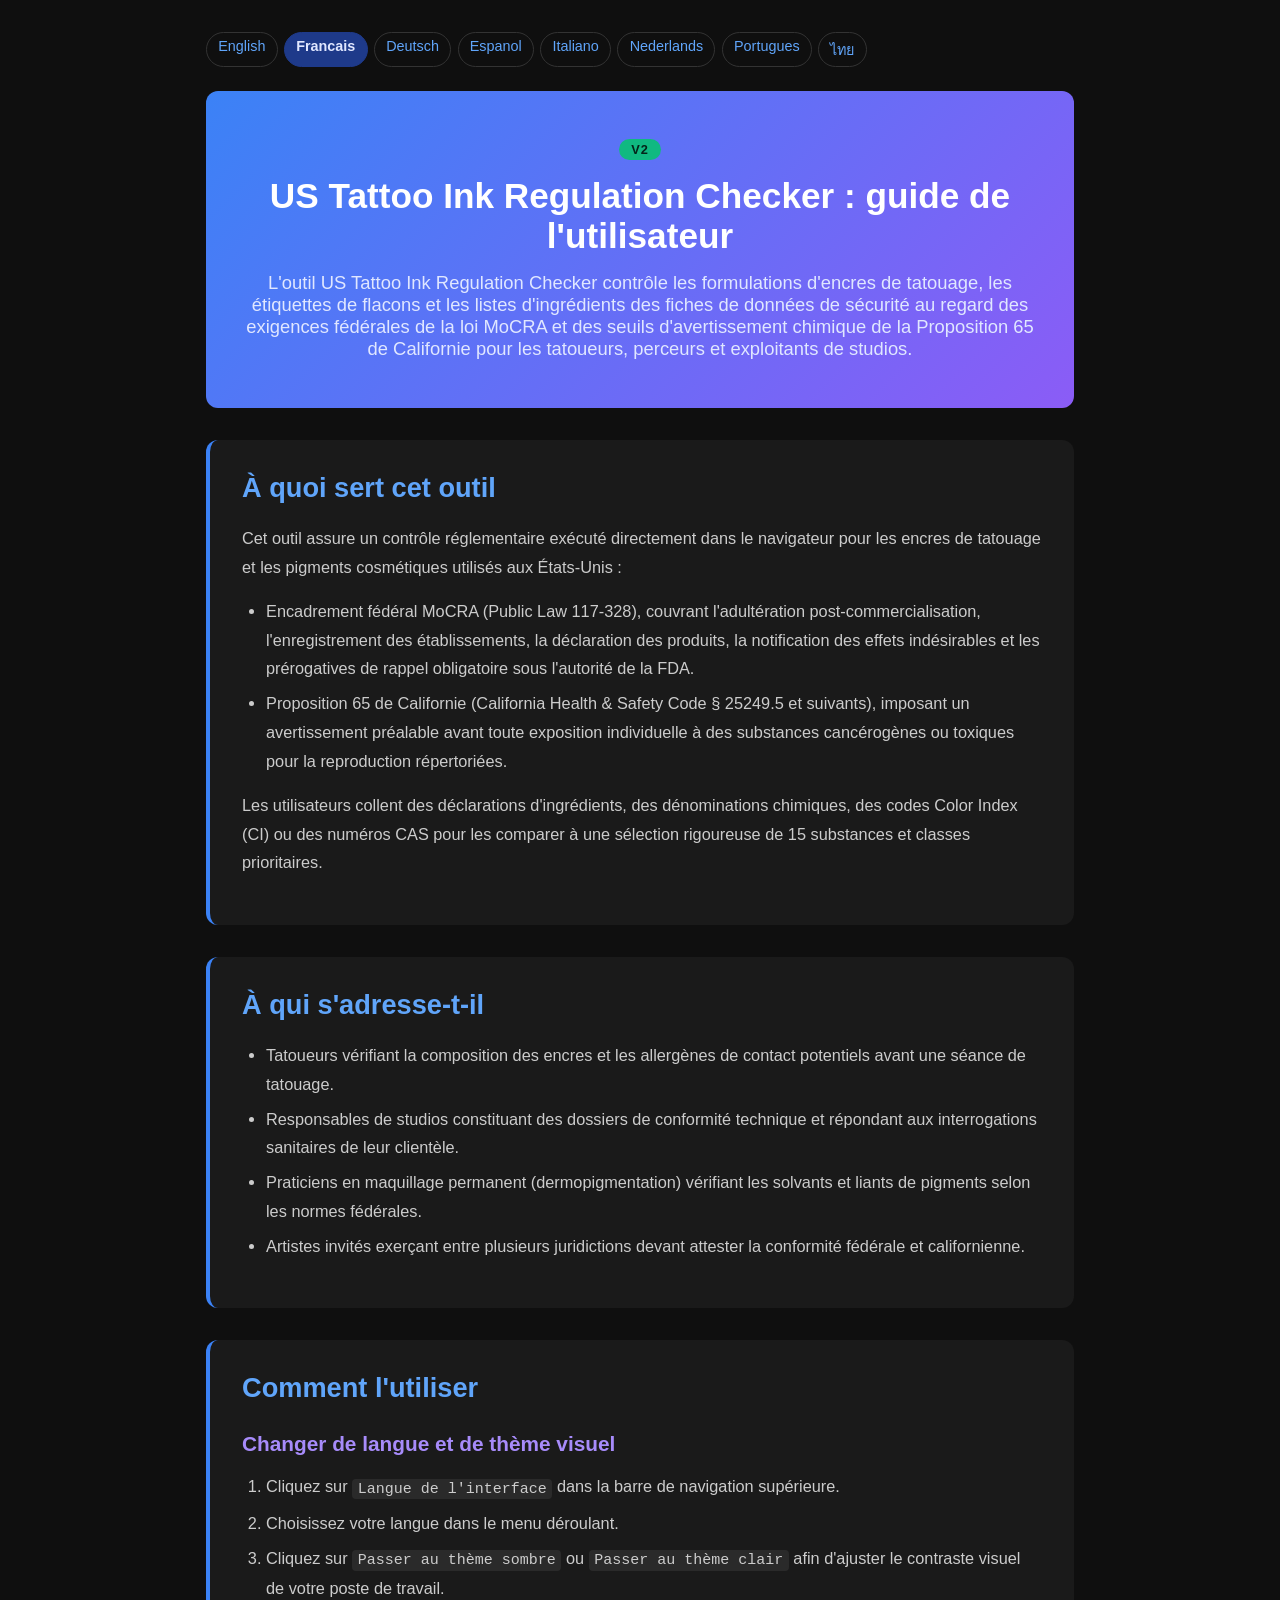
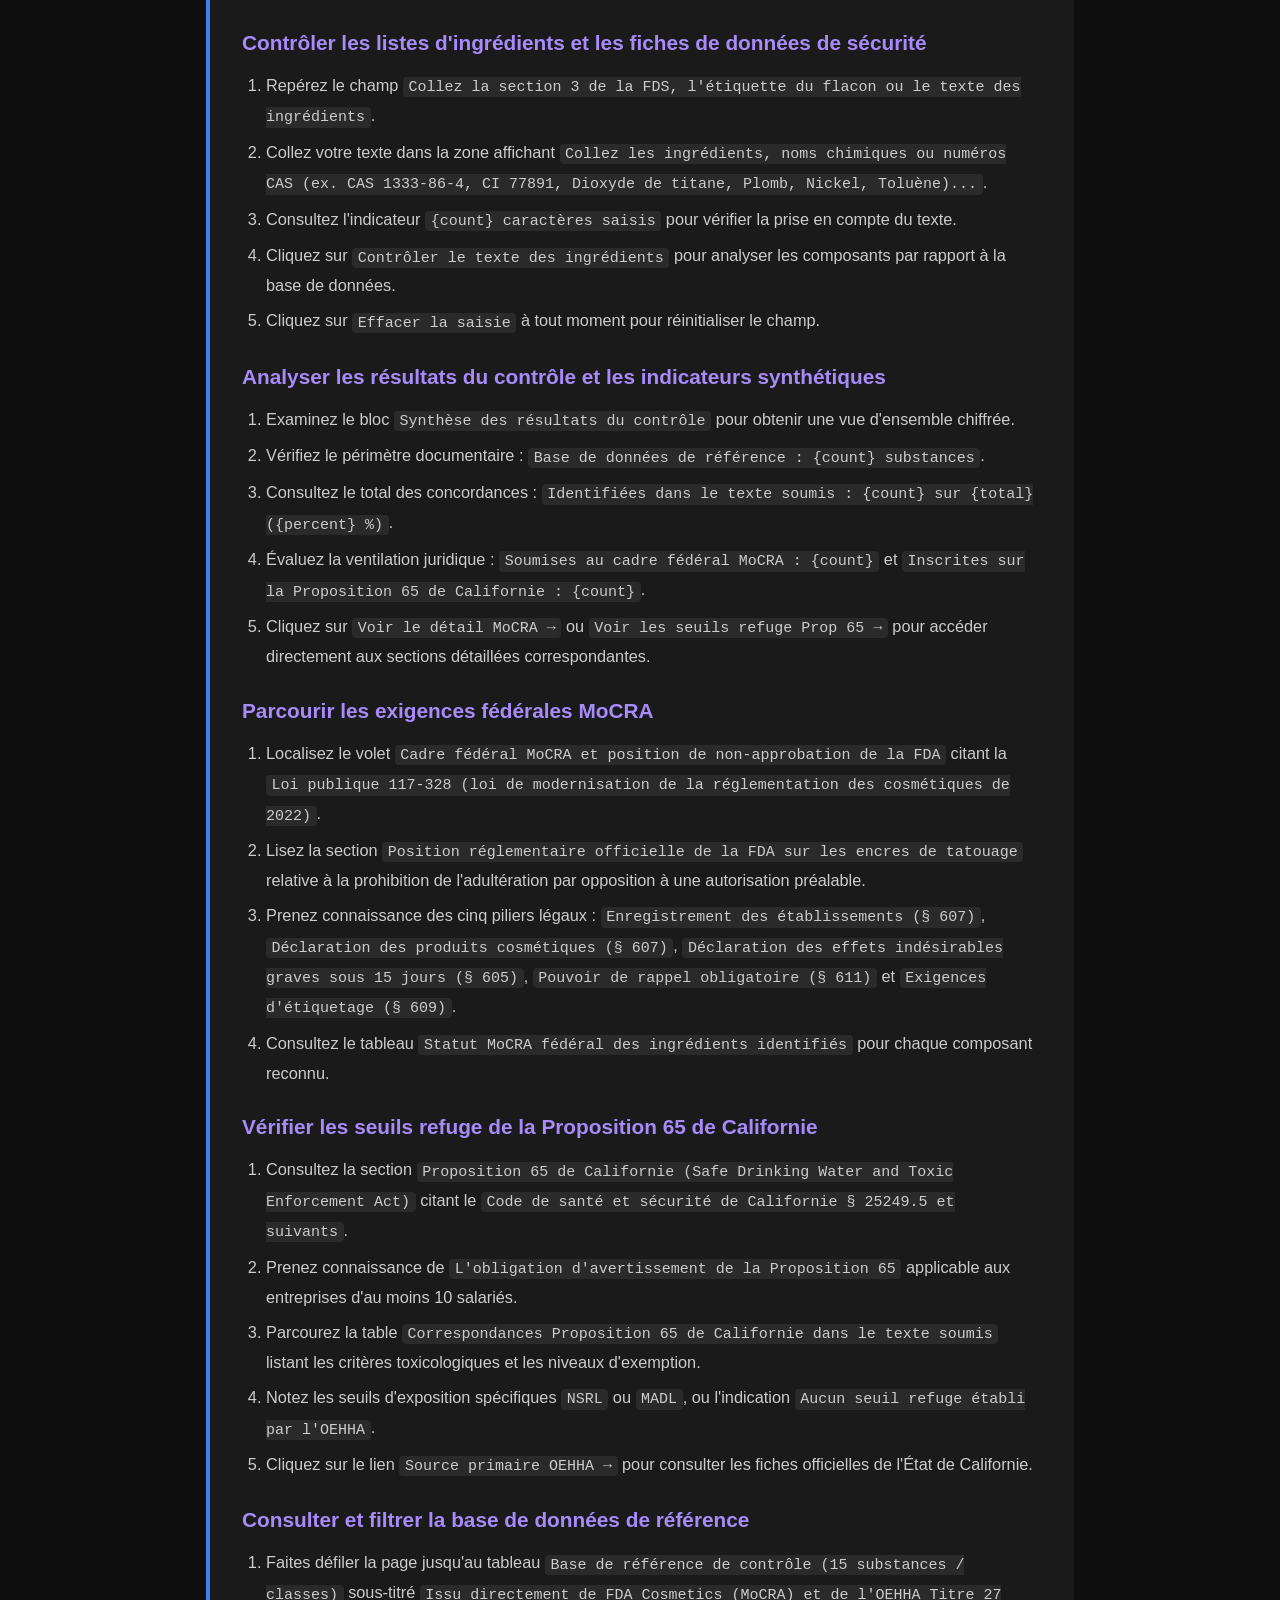
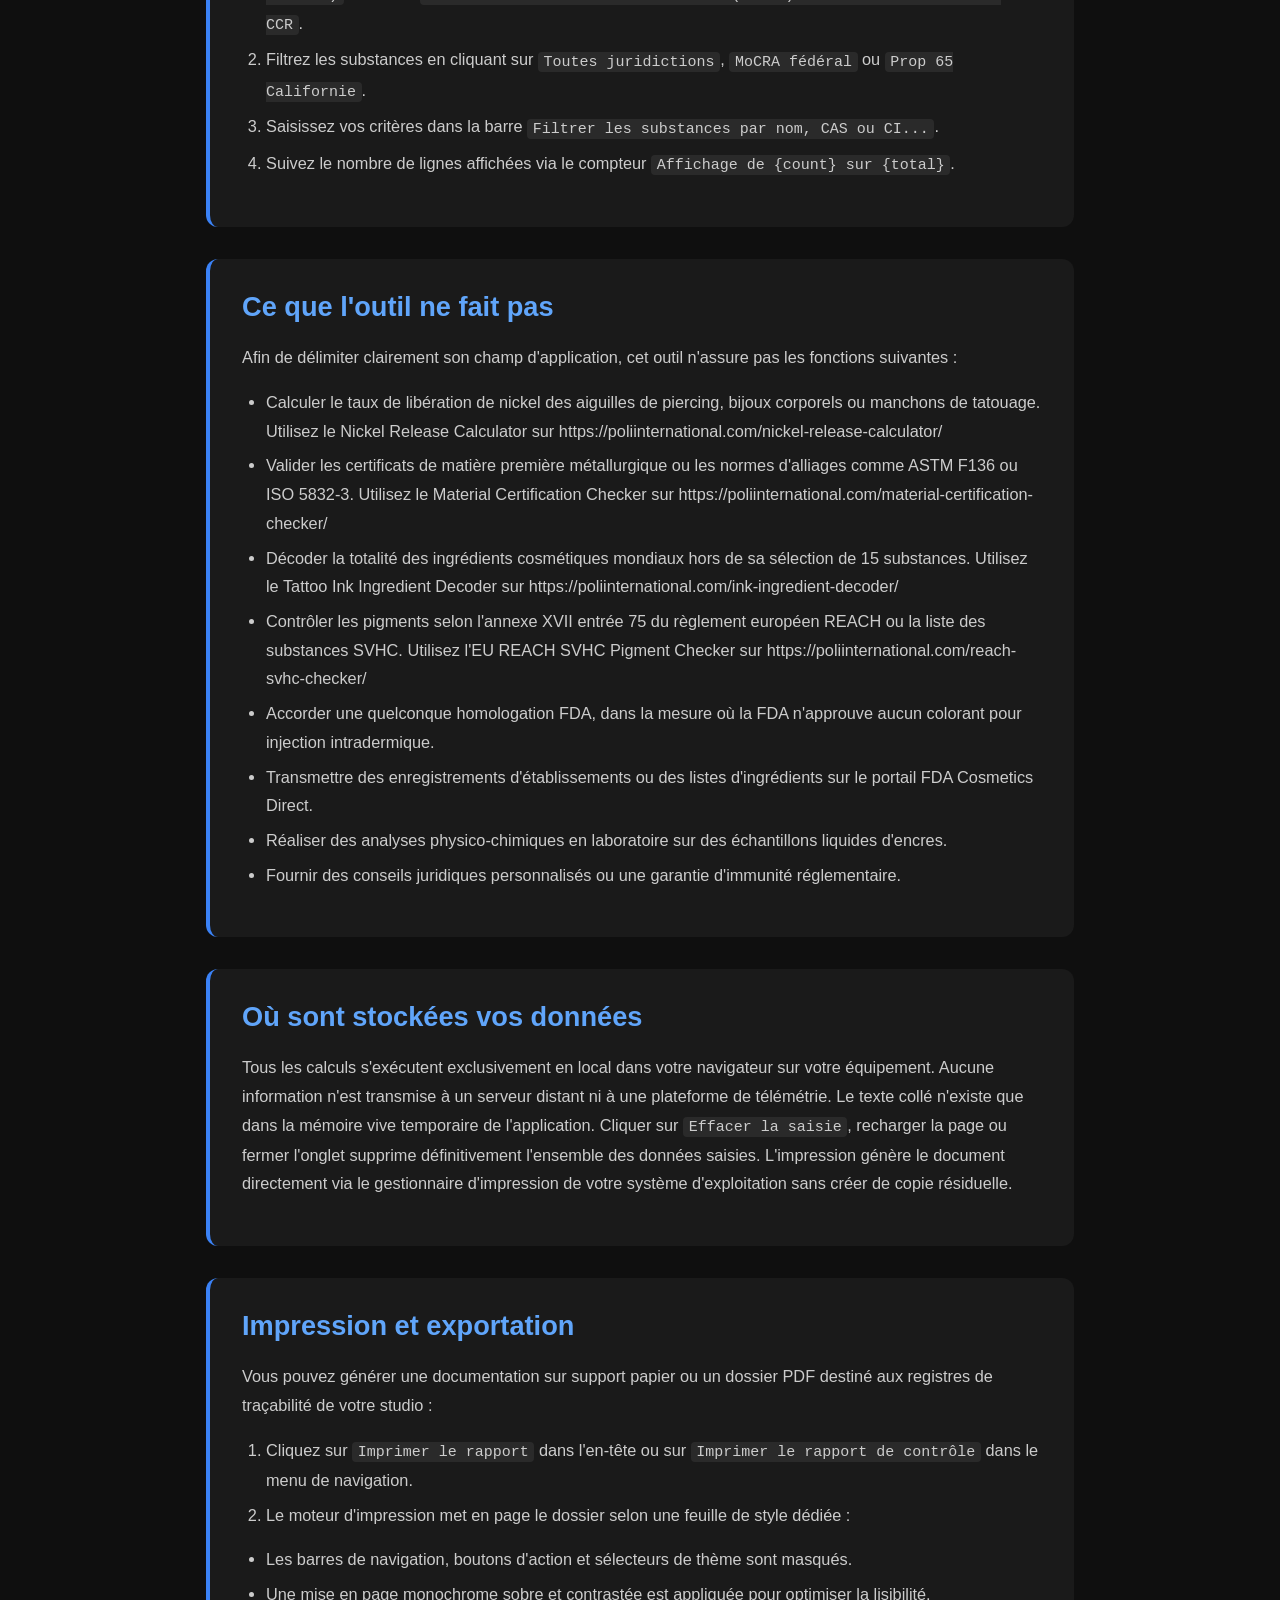
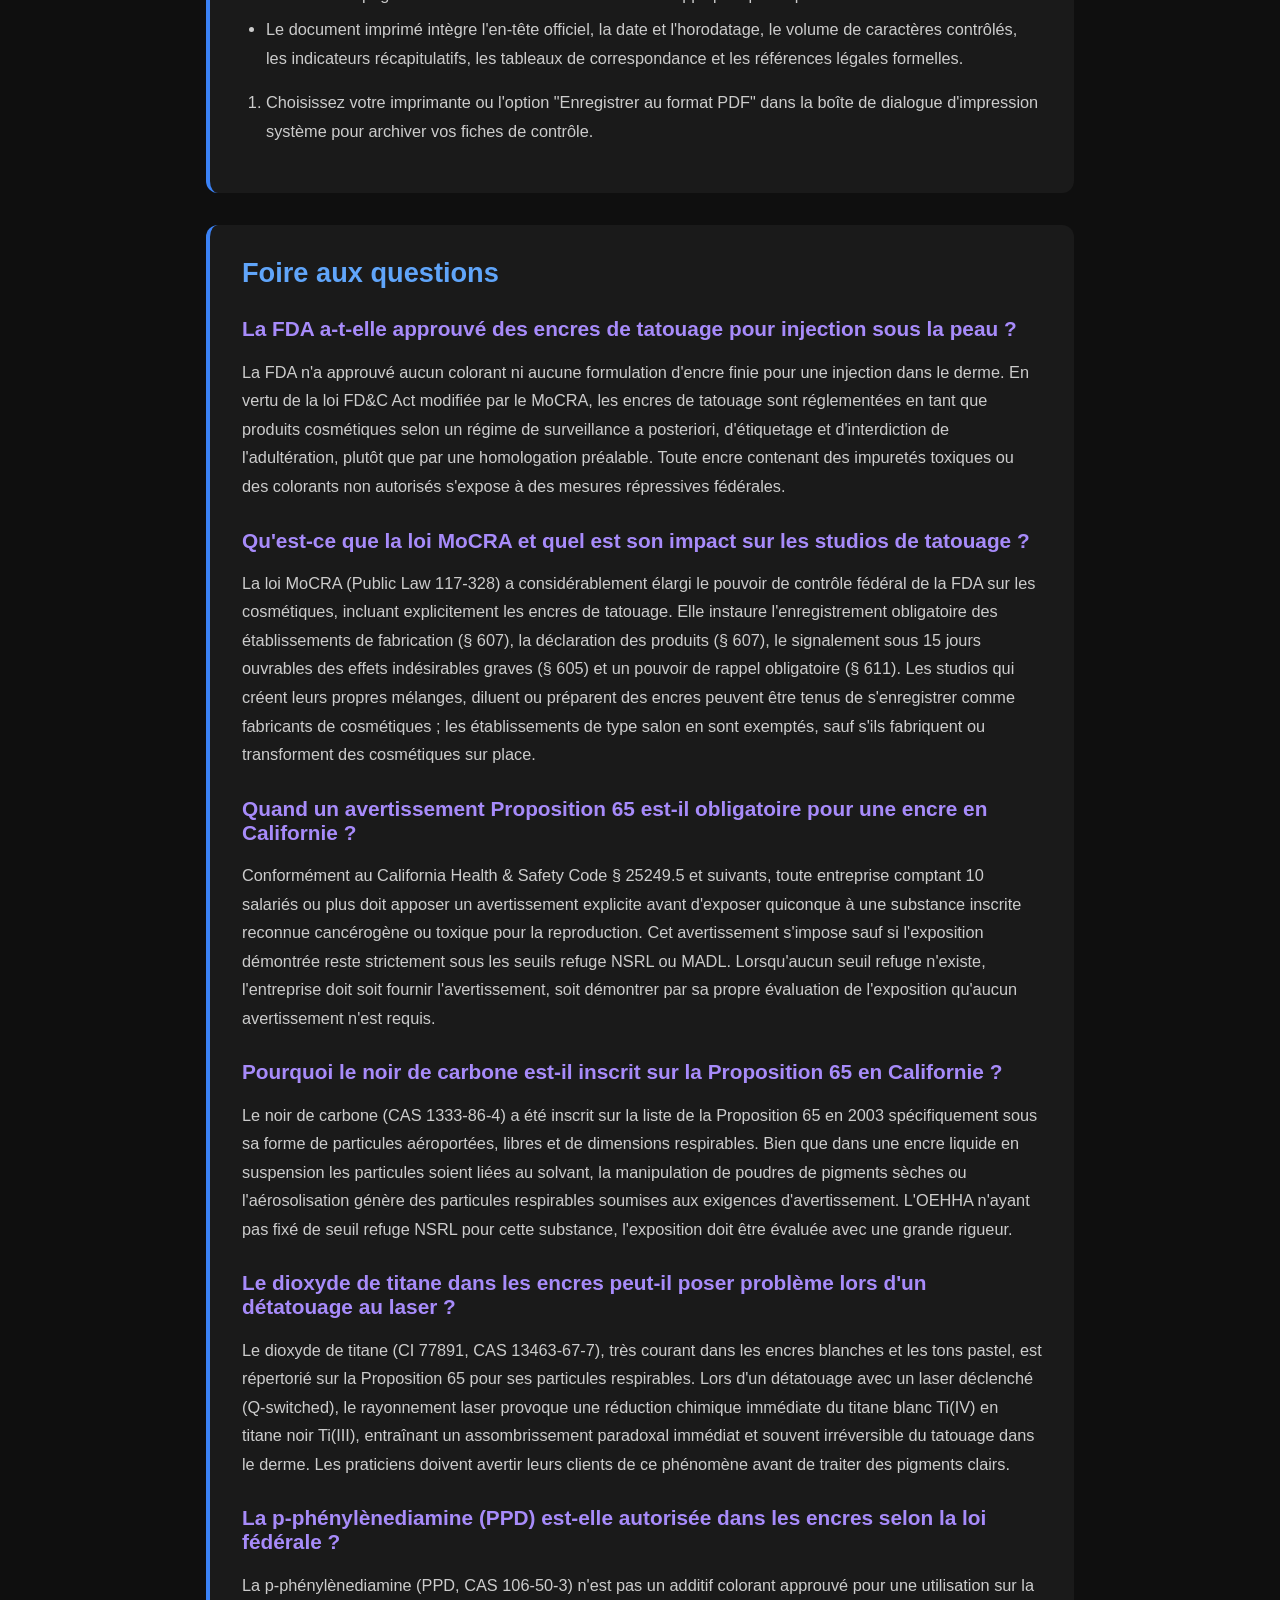
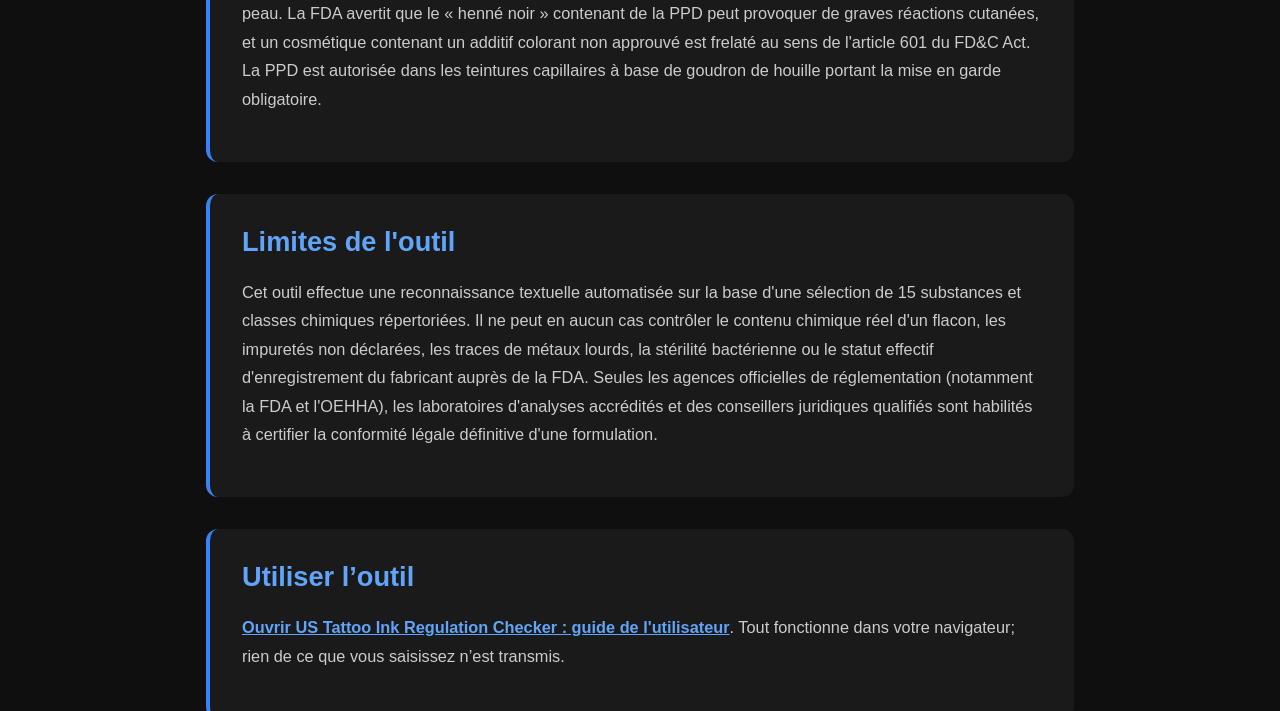
<file: documentation-fr.html>
<!DOCTYPE html>
<html lang="fr">
<head><meta name="robots" content="noindex,nofollow">
    <meta charset="UTF-8">
    <meta name="viewport" content="width=device-width, initial-scale=1.0">
    <title>US Tattoo Ink Regulation Checker : guide de l'utilisateur Documentation | Poli International</title>
    <meta name="description" content="L'outil US Tattoo Ink Regulation Checker contrôle les formulations d'encres de tatouage, les étiquettes de flacons et les listes d'ingrédients des fiches de données de sécurité au regard des exigences fédérales de la loi MoCRA et des seuils d'avertissement chimique de la Proposition 65 de Californie pour les tatoueurs, perceurs et exploitants de studios.">
    <link rel="canonical" href="https://poliinternational.com/us-tattoo-ink-checker/">
    <style>
        body { background: #0f0f0f; color: #fff; font-family: -apple-system, BlinkMacSystemFont, "Segoe UI", Roboto, sans-serif; margin: 0; padding: 0; }
        body.in-iframe .doc-hero h1 { display: none; }
        * { box-sizing: border-box; }
        .entry-content { max-width: 900px; margin: 0 auto; padding: 2rem 1rem; }
        .doc-hero { background: linear-gradient(135deg, #3B82F6, #8B5CF6); padding: 3rem 2rem; text-align: center; border-radius: 0.75rem; margin-bottom: 2rem; }
        .doc-hero h1 { font-size: 2.2rem; margin: 0 0 1rem; font-weight: 700; }
        .doc-hero p { font-size: 1.15rem; color: #E0E7FF; margin: 0; }
        .doc-hero .v2 { display: inline-block; margin-bottom: 1rem; padding: 0.2rem 0.75rem; border-radius: 999px; background: #10B981; color: #04241a; font-weight: 800; font-size: 0.8rem; letter-spacing: 0.08em; }
        .doc-section { margin: 2rem 0; padding: 2rem; background: #1a1a1a; border-radius: 0.75rem; border-left: 4px solid #3B82F6; }
        .doc-section h2 { color: #60A5FA; font-size: 1.7rem; margin: 0 0 1.25rem; font-weight: 600; }
        .doc-section h3 { color: #A78BFA; font-size: 1.3rem; margin: 1.75rem 0 0.75rem; font-weight: 600; }
        .doc-section p, .doc-section li { color: #ccc; line-height: 1.75; font-size: 1.02rem; }
        .doc-section ul, .doc-section ol { padding-left: 1.5rem; }
        .doc-section li { margin: 0.4rem 0; }
        .doc-section code { background: #2a2a2a; padding: 0.1rem 0.35rem; border-radius: 0.25rem; font-size: 0.92em; }
        .doc-section a { color: #60A5FA; font-weight: 600; }
        .highlight-box { background: linear-gradient(135deg, #1E3A8A, #4C1D95); padding: 1.25rem 1.5rem; border-radius: 0.5rem; margin: 1.5rem 0; border-left: 4px solid #10B981; }
        .highlight-box p { color: #E0E7FF; margin: 0; }
        table { width: 100%; border-collapse: collapse; margin: 1.5rem 0; }
        th, td { padding: 0.75rem; text-align: left; border: 1px solid #333; vertical-align: top; }
        th { background: #2a2a2a; color: #60A5FA; }
        td { color: #ccc; }
        .doc-langs { display: flex; flex-wrap: wrap; gap: 0.4rem; margin: 0 0 1.5rem; font-size: 0.9rem; }
        .doc-langs a, .doc-langs span { padding: 0.3rem 0.7rem; border-radius: 999px; border: 1px solid #333; text-decoration: none; }
        .doc-langs a { color: #60A5FA; }
        .doc-langs span { background: #1E3A8A; color: #E0E7FF; border-color: #1E3A8A; font-weight: 700; }
    </style>
</head>
<body>
<script>if (window.self !== window.top) document.body.classList.add('in-iframe');</script>
    <div class="entry-content">
        <nav class="doc-langs" aria-label="Documentation language"><a lang="en" href="documentation.html">English</a><span lang="fr">Francais</span><a lang="de" href="documentation-de.html">Deutsch</a><a lang="es" href="documentation-es.html">Espanol</a><a lang="it" href="documentation-it.html">Italiano</a><a lang="nl" href="documentation-nl.html">Nederlands</a><a lang="pt" href="documentation-pt.html">Portugues</a><a lang="th" href="documentation-th.html">ไทย</a></nav>
        <div class="doc-hero">
            <span class="v2">V2</span>
            <h1>US Tattoo Ink Regulation Checker : guide de l'utilisateur</h1>
            <p>L'outil US Tattoo Ink Regulation Checker contrôle les formulations d'encres de tatouage, les étiquettes de flacons et les listes d'ingrédients des fiches de données de sécurité au regard des exigences fédérales de la loi MoCRA et des seuils d'avertissement chimique de la Proposition 65 de Californie pour les tatoueurs, perceurs et exploitants de studios.</p>
        </div>
        <div class="doc-section">
        <h2>À quoi sert cet outil</h2>
        <p>Cet outil assure un contrôle réglementaire exécuté directement dans le navigateur pour les encres de tatouage et les pigments cosmétiques utilisés aux États-Unis :</p>
        <ul>
        <li>Encadrement fédéral MoCRA (Public Law 117-328), couvrant l'adultération post-commercialisation, l'enregistrement des établissements, la déclaration des produits, la notification des effets indésirables et les prérogatives de rappel obligatoire sous l'autorité de la FDA.</li>
        <li>Proposition 65 de Californie (California Health &amp; Safety Code § 25249.5 et suivants), imposant un avertissement préalable avant toute exposition individuelle à des substances cancérogènes ou toxiques pour la reproduction répertoriées.</li>
        </ul>
        <p>Les utilisateurs collent des déclarations d'ingrédients, des dénominations chimiques, des codes Color Index (CI) ou des numéros CAS pour les comparer à une sélection rigoureuse de 15 substances et classes prioritaires.</p>
        </div>
        <div class="doc-section">
        <h2>À qui s'adresse-t-il</h2>
        <ul>
        <li>Tatoueurs vérifiant la composition des encres et les allergènes de contact potentiels avant une séance de tatouage.</li>
        <li>Responsables de studios constituant des dossiers de conformité technique et répondant aux interrogations sanitaires de leur clientèle.</li>
        <li>Praticiens en maquillage permanent (dermopigmentation) vérifiant les solvants et liants de pigments selon les normes fédérales.</li>
        <li>Artistes invités exerçant entre plusieurs juridictions devant attester la conformité fédérale et californienne.</li>
        </ul>
        </div>
        <div class="doc-section">
        <h2>Comment l'utiliser</h2>
        <h3>Changer de langue et de thème visuel</h3>
        <ol>
        <li>Cliquez sur <code>Langue de l'interface</code> dans la barre de navigation supérieure.</li>
        <li>Choisissez votre langue dans le menu déroulant.</li>
        <li>Cliquez sur <code>Passer au thème sombre</code> ou <code>Passer au thème clair</code> afin d'ajuster le contraste visuel de votre poste de travail.</li>
        </ol>
        <h3>Contrôler les listes d'ingrédients et les fiches de données de sécurité</h3>
        <ol>
        <li>Repérez le champ <code>Collez la section 3 de la FDS, l'étiquette du flacon ou le texte des ingrédients</code>.</li>
        <li>Collez votre texte dans la zone affichant <code>Collez les ingrédients, noms chimiques ou numéros CAS (ex. CAS 1333-86-4, CI 77891, Dioxyde de titane, Plomb, Nickel, Toluène)...</code>.</li>
        <li>Consultez l'indicateur <code>{count} caractères saisis</code> pour vérifier la prise en compte du texte.</li>
        <li>Cliquez sur <code>Contrôler le texte des ingrédients</code> pour analyser les composants par rapport à la base de données.</li>
        <li>Cliquez sur <code>Effacer la saisie</code> à tout moment pour réinitialiser le champ.</li>
        </ol>
        <h3>Analyser les résultats du contrôle et les indicateurs synthétiques</h3>
        <ol>
        <li>Examinez le bloc <code>Synthèse des résultats du contrôle</code> pour obtenir une vue d'ensemble chiffrée.</li>
        <li>Vérifiez le périmètre documentaire : <code>Base de données de référence : {count} substances</code>.</li>
        <li>Consultez le total des concordances : <code>Identifiées dans le texte soumis : {count} sur {total} ({percent} %)</code>.</li>
        <li>Évaluez la ventilation juridique : <code>Soumises au cadre fédéral MoCRA : {count}</code> et <code>Inscrites sur la Proposition 65 de Californie : {count}</code>.</li>
        <li>Cliquez sur <code>Voir le détail MoCRA →</code> ou <code>Voir les seuils refuge Prop 65 →</code> pour accéder directement aux sections détaillées correspondantes.</li>
        </ol>
        <h3>Parcourir les exigences fédérales MoCRA</h3>
        <ol>
        <li>Localisez le volet <code>Cadre fédéral MoCRA et position de non-approbation de la FDA</code> citant la <code>Loi publique 117-328 (loi de modernisation de la réglementation des cosmétiques de 2022)</code>.</li>
        <li>Lisez la section <code>Position réglementaire officielle de la FDA sur les encres de tatouage</code> relative à la prohibition de l'adultération par opposition à une autorisation préalable.</li>
        <li>Prenez connaissance des cinq piliers légaux : <code>Enregistrement des établissements (§ 607)</code>, <code>Déclaration des produits cosmétiques (§ 607)</code>, <code>Déclaration des effets indésirables graves sous 15 jours (§ 605)</code>, <code>Pouvoir de rappel obligatoire (§ 611)</code> et <code>Exigences d'étiquetage (§ 609)</code>.</li>
        <li>Consultez le tableau <code>Statut MoCRA fédéral des ingrédients identifiés</code> pour chaque composant reconnu.</li>
        </ol>
        <h3>Vérifier les seuils refuge de la Proposition 65 de Californie</h3>
        <ol>
        <li>Consultez la section <code>Proposition 65 de Californie (Safe Drinking Water and Toxic Enforcement Act)</code> citant le <code>Code de santé et sécurité de Californie § 25249.5 et suivants</code>.</li>
        <li>Prenez connaissance de <code>L'obligation d'avertissement de la Proposition 65</code> applicable aux entreprises d'au moins 10 salariés.</li>
        <li>Parcourez la table <code>Correspondances Proposition 65 de Californie dans le texte soumis</code> listant les critères toxicologiques et les niveaux d'exemption.</li>
        <li>Notez les seuils d'exposition spécifiques <code>NSRL</code> ou <code>MADL</code>, ou l'indication <code>Aucun seuil refuge établi par l'OEHHA</code>.</li>
        <li>Cliquez sur le lien <code>Source primaire OEHHA →</code> pour consulter les fiches officielles de l'État de Californie.</li>
        </ol>
        <h3>Consulter et filtrer la base de données de référence</h3>
        <ol>
        <li>Faites défiler la page jusqu'au tableau <code>Base de référence de contrôle (15 substances / classes)</code> sous-titré <code>Issu directement de FDA Cosmetics (MoCRA) et de l'OEHHA Titre 27 CCR</code>.</li>
        <li>Filtrez les substances en cliquant sur <code>Toutes juridictions</code>, <code>MoCRA fédéral</code> ou <code>Prop 65 Californie</code>.</li>
        <li>Saisissez vos critères dans la barre <code>Filtrer les substances par nom, CAS ou CI...</code>.</li>
        <li>Suivez le nombre de lignes affichées via le compteur <code>Affichage de {count} sur {total}</code>.</li>
        </ol>
        </div>
        <div class="doc-section">
        <h2>Ce que l'outil ne fait pas</h2>
        <p>Afin de délimiter clairement son champ d'application, cet outil n'assure pas les fonctions suivantes :</p>
        <ul>
        <li>Calculer le taux de libération de nickel des aiguilles de piercing, bijoux corporels ou manchons de tatouage. Utilisez le Nickel Release Calculator sur https://poliinternational.com/nickel-release-calculator/</li>
        <li>Valider les certificats de matière première métallurgique ou les normes d'alliages comme ASTM F136 ou ISO 5832-3. Utilisez le Material Certification Checker sur https://poliinternational.com/material-certification-checker/</li>
        <li>Décoder la totalité des ingrédients cosmétiques mondiaux hors de sa sélection de 15 substances. Utilisez le Tattoo Ink Ingredient Decoder sur https://poliinternational.com/ink-ingredient-decoder/</li>
        <li>Contrôler les pigments selon l'annexe XVII entrée 75 du règlement européen REACH ou la liste des substances SVHC. Utilisez l'EU REACH SVHC Pigment Checker sur https://poliinternational.com/reach-svhc-checker/</li>
        <li>Accorder une quelconque homologation FDA, dans la mesure où la FDA n'approuve aucun colorant pour injection intradermique.</li>
        <li>Transmettre des enregistrements d'établissements ou des listes d'ingrédients sur le portail FDA Cosmetics Direct.</li>
        <li>Réaliser des analyses physico-chimiques en laboratoire sur des échantillons liquides d'encres.</li>
        <li>Fournir des conseils juridiques personnalisés ou une garantie d'immunité réglementaire.</li>
        </ul>
        </div>
        <div class="doc-section">
        <h2>Où sont stockées vos données</h2>
        <p>Tous les calculs s'exécutent exclusivement en local dans votre navigateur sur votre équipement. Aucune information n'est transmise à un serveur distant ni à une plateforme de télémétrie. Le texte collé n'existe que dans la mémoire vive temporaire de l'application. Cliquer sur <code>Effacer la saisie</code>, recharger la page ou fermer l'onglet supprime définitivement l'ensemble des données saisies. L'impression génère le document directement via le gestionnaire d'impression de votre système d'exploitation sans créer de copie résiduelle.</p>
        </div>
        <div class="doc-section">
        <h2>Impression et exportation</h2>
        <p>Vous pouvez générer une documentation sur support papier ou un dossier PDF destiné aux registres de traçabilité de votre studio :</p>
        <ol>
        <li>Cliquez sur <code>Imprimer le rapport</code> dans l'en-tête ou sur <code>Imprimer le rapport de contrôle</code> dans le menu de navigation.</li>
        <li>Le moteur d'impression met en page le dossier selon une feuille de style dédiée :</li>
        </ol>
        <ul>
        <li>Les barres de navigation, boutons d'action et sélecteurs de thème sont masqués.</li>
        <li>Une mise en page monochrome sobre et contrastée est appliquée pour optimiser la lisibilité.</li>
        <li>Le document imprimé intègre l'en-tête officiel, la date et l'horodatage, le volume de caractères contrôlés, les indicateurs récapitulatifs, les tableaux de correspondance et les références légales formelles.</li>
        </ul>
        <ol>
        <li>Choisissez votre imprimante ou l'option "Enregistrer au format PDF" dans la boîte de dialogue d'impression système pour archiver vos fiches de contrôle.</li>
        </ol>
        </div>
        <div class="doc-section">
        <h2>Foire aux questions</h2>
        <h3>La FDA a-t-elle approuvé des encres de tatouage pour injection sous la peau ?</h3>
        <p>La FDA n'a approuvé aucun colorant ni aucune formulation d'encre finie pour une injection dans le derme. En vertu de la loi FD&amp;C Act modifiée par le MoCRA, les encres de tatouage sont réglementées en tant que produits cosmétiques selon un régime de surveillance a posteriori, d'étiquetage et d'interdiction de l'adultération, plutôt que par une homologation préalable. Toute encre contenant des impuretés toxiques ou des colorants non autorisés s'expose à des mesures répressives fédérales.</p>
        <h3>Qu'est-ce que la loi MoCRA et quel est son impact sur les studios de tatouage ?</h3>
        <p>La loi MoCRA (Public Law 117-328) a considérablement élargi le pouvoir de contrôle fédéral de la FDA sur les cosmétiques, incluant explicitement les encres de tatouage. Elle instaure l'enregistrement obligatoire des établissements de fabrication (§ 607), la déclaration des produits (§ 607), le signalement sous 15 jours ouvrables des effets indésirables graves (§ 605) et un pouvoir de rappel obligatoire (§ 611). Les studios qui créent leurs propres mélanges, diluent ou préparent des encres peuvent être tenus de s'enregistrer comme fabricants de cosmétiques ; les établissements de type salon en sont exemptés, sauf s'ils fabriquent ou transforment des cosmétiques sur place.</p>
        <h3>Quand un avertissement Proposition 65 est-il obligatoire pour une encre en Californie ?</h3>
        <p>Conformément au California Health &amp; Safety Code § 25249.5 et suivants, toute entreprise comptant 10 salariés ou plus doit apposer un avertissement explicite avant d'exposer quiconque à une substance inscrite reconnue cancérogène ou toxique pour la reproduction. Cet avertissement s'impose sauf si l'exposition démontrée reste strictement sous les seuils refuge NSRL ou MADL. Lorsqu'aucun seuil refuge n'existe, l'entreprise doit soit fournir l'avertissement, soit démontrer par sa propre évaluation de l'exposition qu'aucun avertissement n'est requis.</p>
        <h3>Pourquoi le noir de carbone est-il inscrit sur la Proposition 65 en Californie ?</h3>
        <p>Le noir de carbone (CAS 1333-86-4) a été inscrit sur la liste de la Proposition 65 en 2003 spécifiquement sous sa forme de particules aéroportées, libres et de dimensions respirables. Bien que dans une encre liquide en suspension les particules soient liées au solvant, la manipulation de poudres de pigments sèches ou l'aérosolisation génère des particules respirables soumises aux exigences d'avertissement. L'OEHHA n'ayant pas fixé de seuil refuge NSRL pour cette substance, l'exposition doit être évaluée avec une grande rigueur.</p>
        <h3>Le dioxyde de titane dans les encres peut-il poser problème lors d'un détatouage au laser ?</h3>
        <p>Le dioxyde de titane (CI 77891, CAS 13463-67-7), très courant dans les encres blanches et les tons pastel, est répertorié sur la Proposition 65 pour ses particules respirables. Lors d'un détatouage avec un laser déclenché (Q-switched), le rayonnement laser provoque une réduction chimique immédiate du titane blanc Ti(IV) en titane noir Ti(III), entraînant un assombrissement paradoxal immédiat et souvent irréversible du tatouage dans le derme. Les praticiens doivent avertir leurs clients de ce phénomène avant de traiter des pigments clairs.</p>
        <h3>La p-phénylènediamine (PPD) est-elle autorisée dans les encres selon la loi fédérale ?</h3>
        <p>La p-phénylènediamine (PPD, CAS 106-50-3) n'est pas un additif colorant approuvé pour une utilisation sur la peau. La FDA avertit que le « henné noir » contenant de la PPD peut provoquer de graves réactions cutanées, et un cosmétique contenant un additif colorant non approuvé est frelaté au sens de l'article 601 du FD&amp;C Act. La PPD est autorisée dans les teintures capillaires à base de goudron de houille portant la mise en garde obligatoire.</p>
        </div>
        <div class="doc-section">
        <h2>Limites de l'outil</h2>
        <p>Cet outil effectue une reconnaissance textuelle automatisée sur la base d'une sélection de 15 substances et classes chimiques répertoriées. Il ne peut en aucun cas contrôler le contenu chimique réel d'un flacon, les impuretés non déclarées, les traces de métaux lourds, la stérilité bactérienne ou le statut effectif d'enregistrement du fabricant auprès de la FDA. Seules les agences officielles de réglementation (notamment la FDA et l'OEHHA), les laboratoires d'analyses accrédités et des conseillers juridiques qualifiés sont habilités à certifier la conformité légale définitive d'une formulation.</p>
        </div>
        <div class="doc-section">
            <h2>Utiliser l’outil</h2>
            <p><a href="https://poliinternational.com/us-tattoo-ink-checker/" target="_top">Ouvrir US Tattoo Ink Regulation Checker : guide de l'utilisateur</a>. Tout fonctionne dans votre navigateur; rien de ce que vous saisissez n’est transmis.</p>
        </div>
    </div>
</body>
</html>
</file>
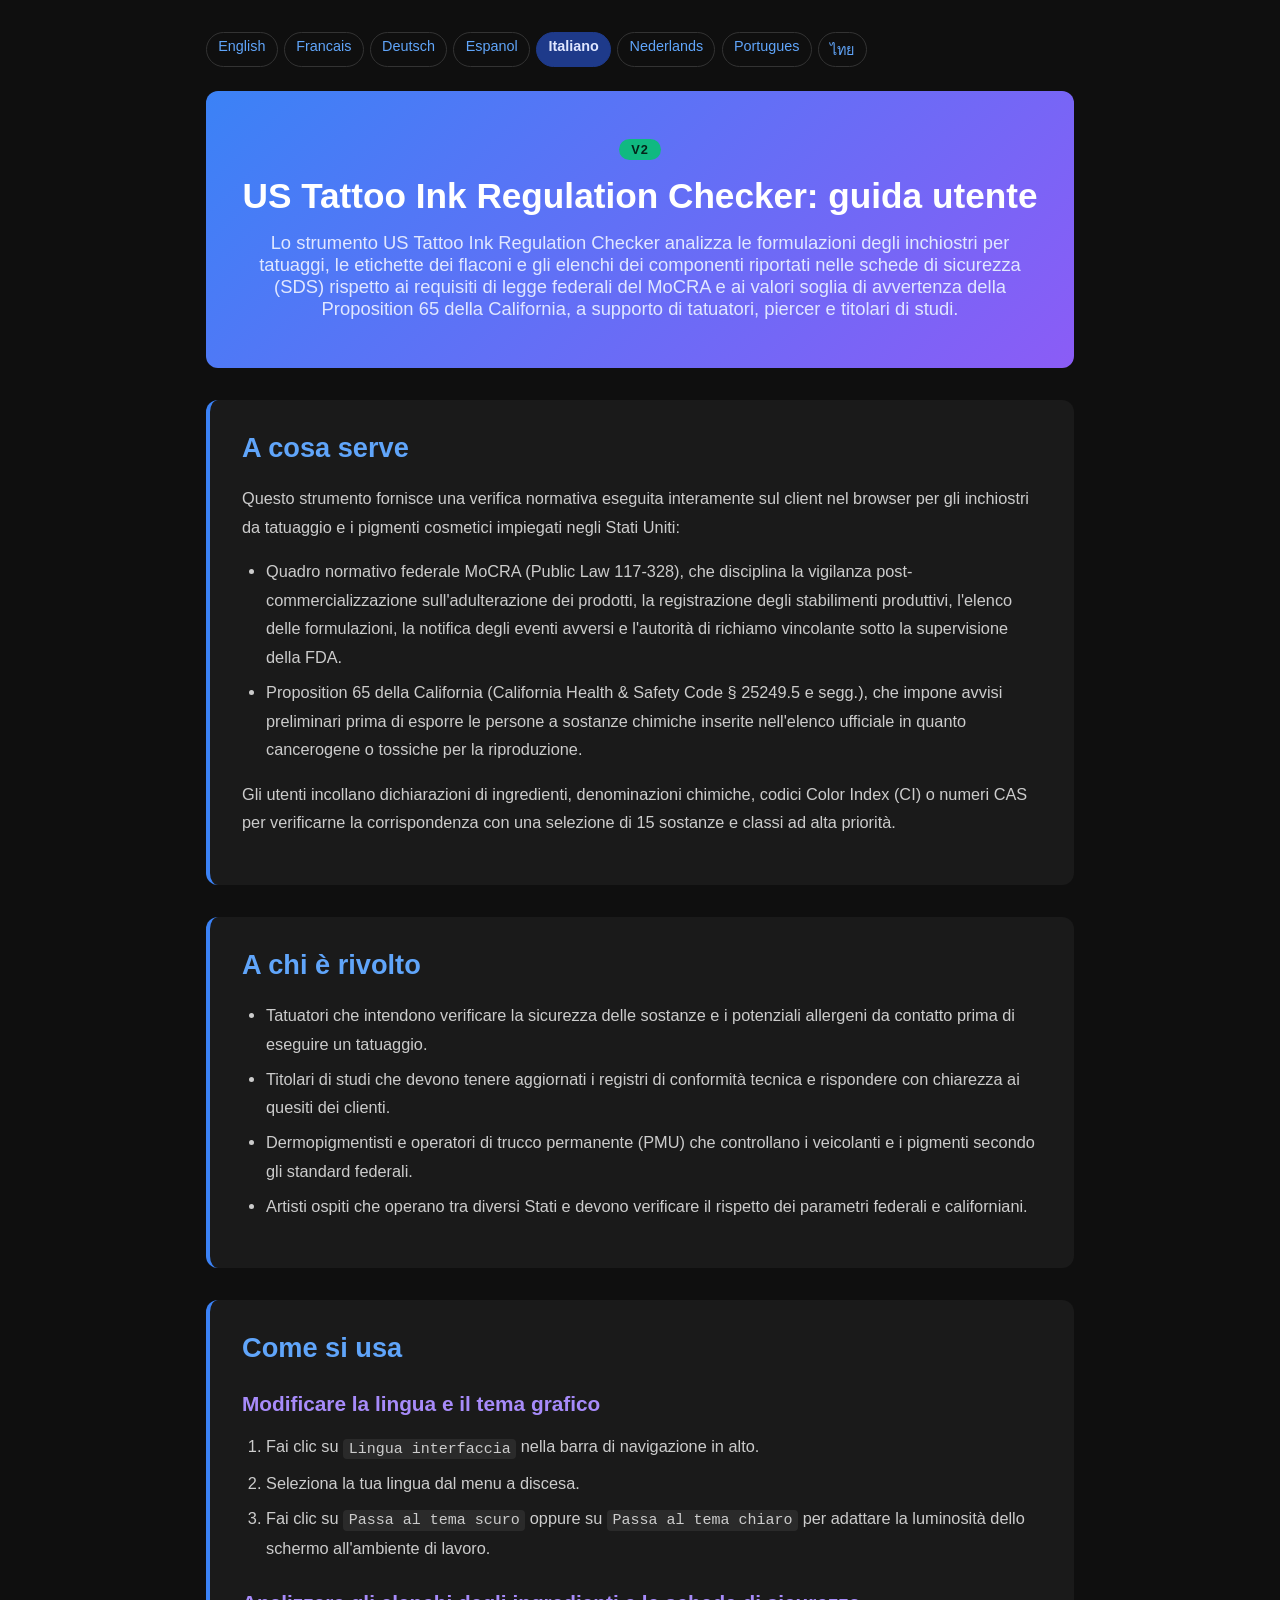
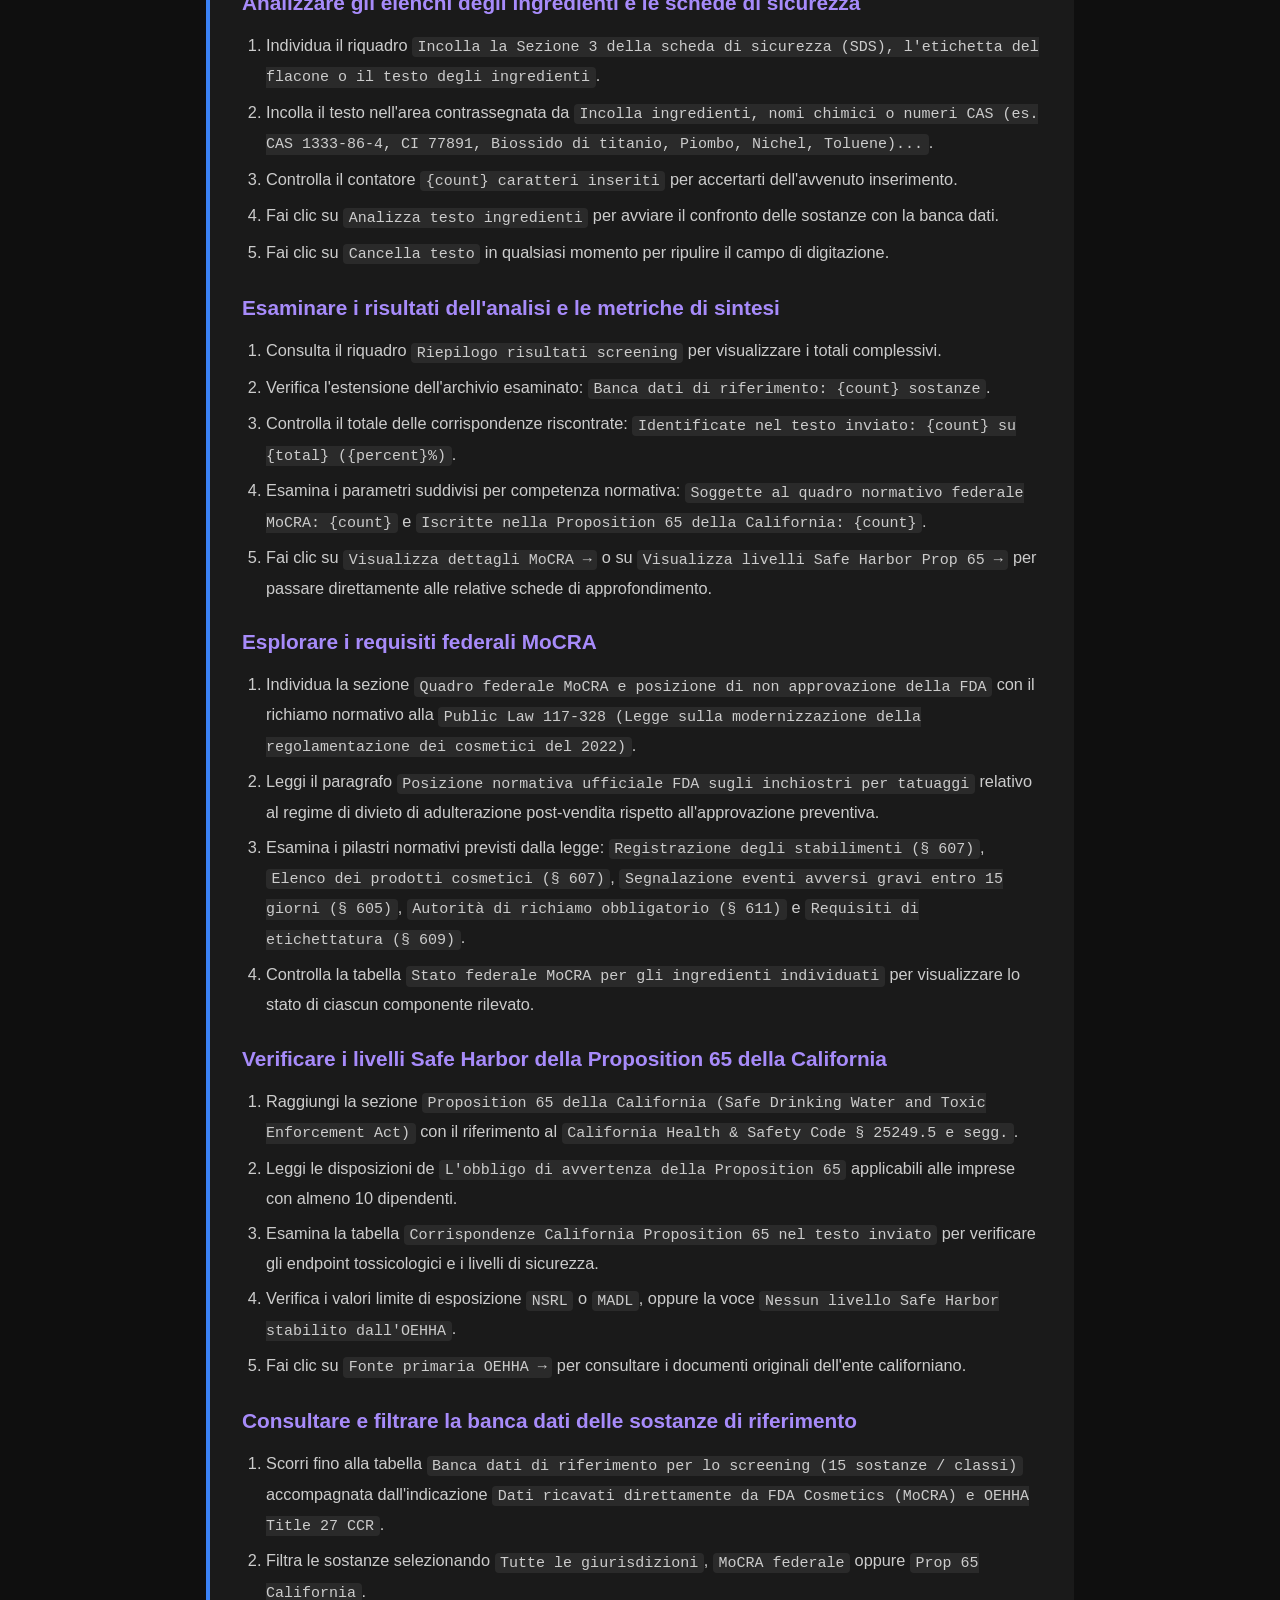
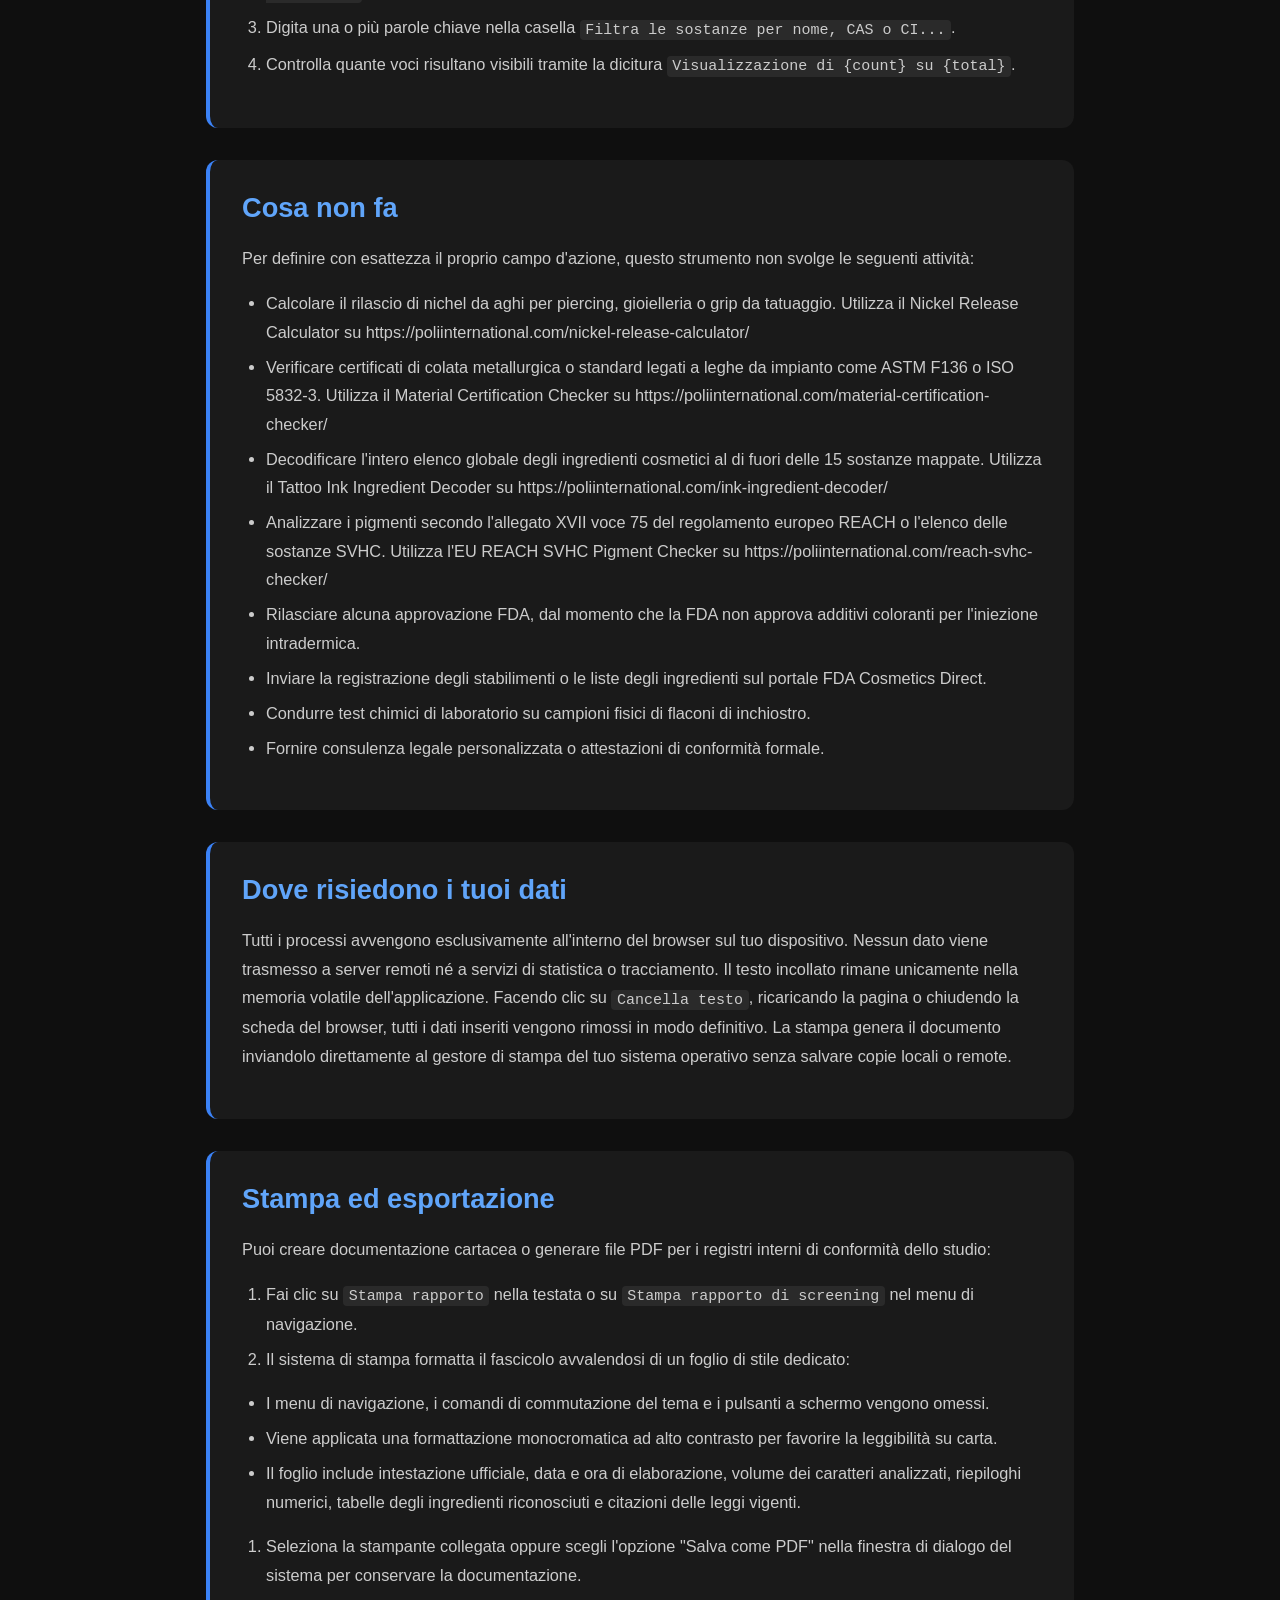
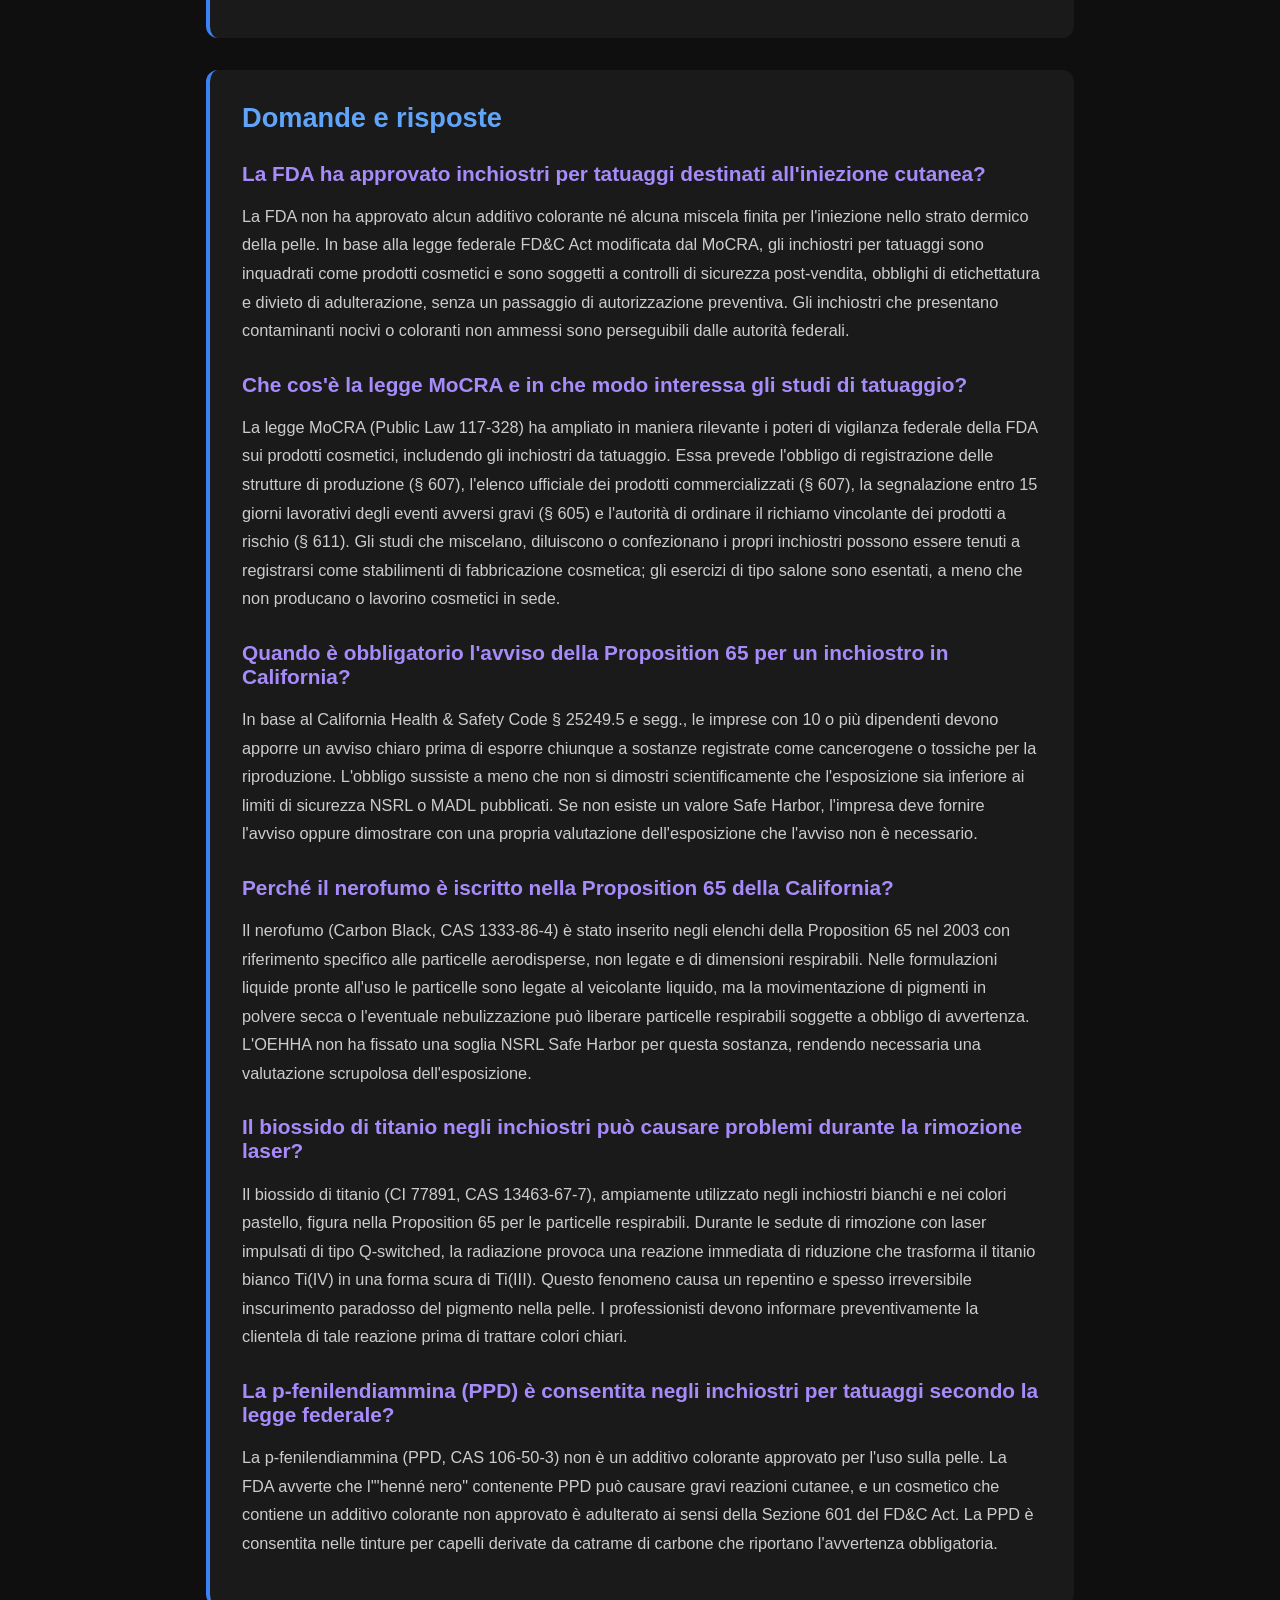
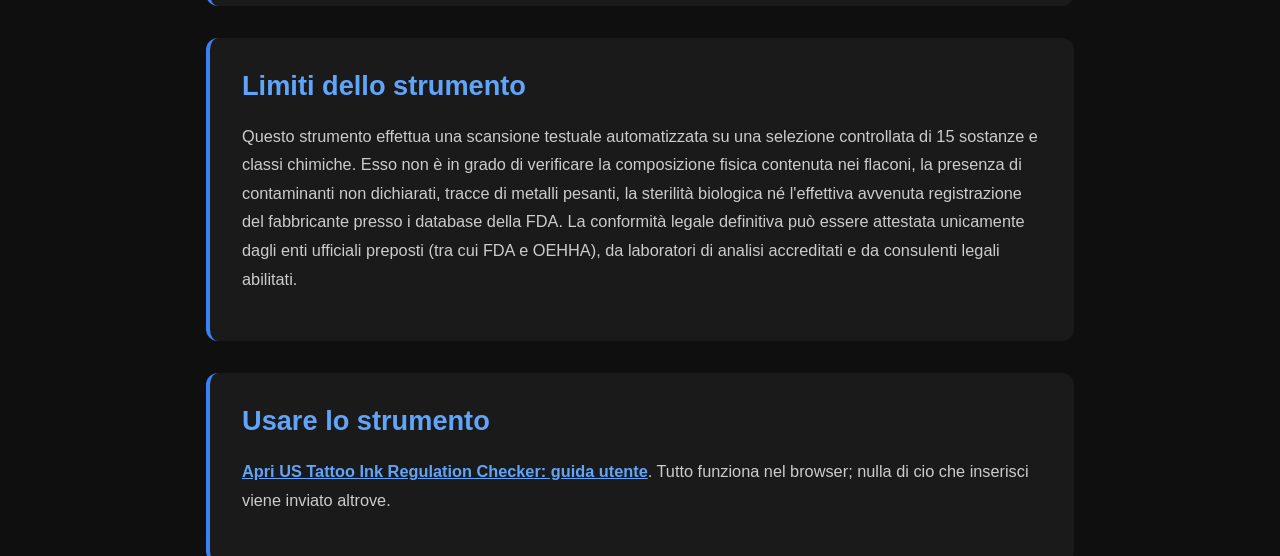
<file: documentation-it.html>
<!DOCTYPE html>
<html lang="it">
<head><meta name="robots" content="noindex,nofollow">
    <meta charset="UTF-8">
    <meta name="viewport" content="width=device-width, initial-scale=1.0">
    <title>US Tattoo Ink Regulation Checker: guida utente Documentazione | Poli International</title>
    <meta name="description" content="Lo strumento US Tattoo Ink Regulation Checker analizza le formulazioni degli inchiostri per tatuaggi, le etichette dei flaconi e gli elenchi dei componenti riportati nelle schede di sicurezza (SDS) rispetto ai requisiti di legge federali del MoCRA e ai valori soglia di avvertenza della Proposition 65 della California, a supporto di tatuatori, piercer e titolari di studi.">
    <link rel="canonical" href="https://poliinternational.com/us-tattoo-ink-checker/">
    <style>
        body { background: #0f0f0f; color: #fff; font-family: -apple-system, BlinkMacSystemFont, "Segoe UI", Roboto, sans-serif; margin: 0; padding: 0; }
        body.in-iframe .doc-hero h1 { display: none; }
        * { box-sizing: border-box; }
        .entry-content { max-width: 900px; margin: 0 auto; padding: 2rem 1rem; }
        .doc-hero { background: linear-gradient(135deg, #3B82F6, #8B5CF6); padding: 3rem 2rem; text-align: center; border-radius: 0.75rem; margin-bottom: 2rem; }
        .doc-hero h1 { font-size: 2.2rem; margin: 0 0 1rem; font-weight: 700; }
        .doc-hero p { font-size: 1.15rem; color: #E0E7FF; margin: 0; }
        .doc-hero .v2 { display: inline-block; margin-bottom: 1rem; padding: 0.2rem 0.75rem; border-radius: 999px; background: #10B981; color: #04241a; font-weight: 800; font-size: 0.8rem; letter-spacing: 0.08em; }
        .doc-section { margin: 2rem 0; padding: 2rem; background: #1a1a1a; border-radius: 0.75rem; border-left: 4px solid #3B82F6; }
        .doc-section h2 { color: #60A5FA; font-size: 1.7rem; margin: 0 0 1.25rem; font-weight: 600; }
        .doc-section h3 { color: #A78BFA; font-size: 1.3rem; margin: 1.75rem 0 0.75rem; font-weight: 600; }
        .doc-section p, .doc-section li { color: #ccc; line-height: 1.75; font-size: 1.02rem; }
        .doc-section ul, .doc-section ol { padding-left: 1.5rem; }
        .doc-section li { margin: 0.4rem 0; }
        .doc-section code { background: #2a2a2a; padding: 0.1rem 0.35rem; border-radius: 0.25rem; font-size: 0.92em; }
        .doc-section a { color: #60A5FA; font-weight: 600; }
        .highlight-box { background: linear-gradient(135deg, #1E3A8A, #4C1D95); padding: 1.25rem 1.5rem; border-radius: 0.5rem; margin: 1.5rem 0; border-left: 4px solid #10B981; }
        .highlight-box p { color: #E0E7FF; margin: 0; }
        table { width: 100%; border-collapse: collapse; margin: 1.5rem 0; }
        th, td { padding: 0.75rem; text-align: left; border: 1px solid #333; vertical-align: top; }
        th { background: #2a2a2a; color: #60A5FA; }
        td { color: #ccc; }
        .doc-langs { display: flex; flex-wrap: wrap; gap: 0.4rem; margin: 0 0 1.5rem; font-size: 0.9rem; }
        .doc-langs a, .doc-langs span { padding: 0.3rem 0.7rem; border-radius: 999px; border: 1px solid #333; text-decoration: none; }
        .doc-langs a { color: #60A5FA; }
        .doc-langs span { background: #1E3A8A; color: #E0E7FF; border-color: #1E3A8A; font-weight: 700; }
    </style>
</head>
<body>
<script>if (window.self !== window.top) document.body.classList.add('in-iframe');</script>
    <div class="entry-content">
        <nav class="doc-langs" aria-label="Documentation language"><a lang="en" href="documentation.html">English</a><a lang="fr" href="documentation-fr.html">Francais</a><a lang="de" href="documentation-de.html">Deutsch</a><a lang="es" href="documentation-es.html">Espanol</a><span lang="it">Italiano</span><a lang="nl" href="documentation-nl.html">Nederlands</a><a lang="pt" href="documentation-pt.html">Portugues</a><a lang="th" href="documentation-th.html">ไทย</a></nav>
        <div class="doc-hero">
            <span class="v2">V2</span>
            <h1>US Tattoo Ink Regulation Checker: guida utente</h1>
            <p>Lo strumento US Tattoo Ink Regulation Checker analizza le formulazioni degli inchiostri per tatuaggi, le etichette dei flaconi e gli elenchi dei componenti riportati nelle schede di sicurezza (SDS) rispetto ai requisiti di legge federali del MoCRA e ai valori soglia di avvertenza della Proposition 65 della California, a supporto di tatuatori, piercer e titolari di studi.</p>
        </div>
        <div class="doc-section">
        <h2>A cosa serve</h2>
        <p>Questo strumento fornisce una verifica normativa eseguita interamente sul client nel browser per gli inchiostri da tatuaggio e i pigmenti cosmetici impiegati negli Stati Uniti:</p>
        <ul>
        <li>Quadro normativo federale MoCRA (Public Law 117-328), che disciplina la vigilanza post-commercializzazione sull'adulterazione dei prodotti, la registrazione degli stabilimenti produttivi, l'elenco delle formulazioni, la notifica degli eventi avversi e l'autorità di richiamo vincolante sotto la supervisione della FDA.</li>
        <li>Proposition 65 della California (California Health &amp; Safety Code § 25249.5 e segg.), che impone avvisi preliminari prima di esporre le persone a sostanze chimiche inserite nell'elenco ufficiale in quanto cancerogene o tossiche per la riproduzione.</li>
        </ul>
        <p>Gli utenti incollano dichiarazioni di ingredienti, denominazioni chimiche, codici Color Index (CI) o numeri CAS per verificarne la corrispondenza con una selezione di 15 sostanze e classi ad alta priorità.</p>
        </div>
        <div class="doc-section">
        <h2>A chi è rivolto</h2>
        <ul>
        <li>Tatuatori che intendono verificare la sicurezza delle sostanze e i potenziali allergeni da contatto prima di eseguire un tatuaggio.</li>
        <li>Titolari di studi che devono tenere aggiornati i registri di conformità tecnica e rispondere con chiarezza ai quesiti dei clienti.</li>
        <li>Dermopigmentisti e operatori di trucco permanente (PMU) che controllano i veicolanti e i pigmenti secondo gli standard federali.</li>
        <li>Artisti ospiti che operano tra diversi Stati e devono verificare il rispetto dei parametri federali e californiani.</li>
        </ul>
        </div>
        <div class="doc-section">
        <h2>Come si usa</h2>
        <h3>Modificare la lingua e il tema grafico</h3>
        <ol>
        <li>Fai clic su <code>Lingua interfaccia</code> nella barra di navigazione in alto.</li>
        <li>Seleziona la tua lingua dal menu a discesa.</li>
        <li>Fai clic su <code>Passa al tema scuro</code> oppure su <code>Passa al tema chiaro</code> per adattare la luminosità dello schermo all'ambiente di lavoro.</li>
        </ol>
        <h3>Analizzare gli elenchi degli ingredienti e le schede di sicurezza</h3>
        <ol>
        <li>Individua il riquadro <code>Incolla la Sezione 3 della scheda di sicurezza (SDS), l'etichetta del flacone o il testo degli ingredienti</code>.</li>
        <li>Incolla il testo nell'area contrassegnata da <code>Incolla ingredienti, nomi chimici o numeri CAS (es. CAS 1333-86-4, CI 77891, Biossido di titanio, Piombo, Nichel, Toluene)...</code>.</li>
        <li>Controlla il contatore <code>{count} caratteri inseriti</code> per accertarti dell'avvenuto inserimento.</li>
        <li>Fai clic su <code>Analizza testo ingredienti</code> per avviare il confronto delle sostanze con la banca dati.</li>
        <li>Fai clic su <code>Cancella testo</code> in qualsiasi momento per ripulire il campo di digitazione.</li>
        </ol>
        <h3>Esaminare i risultati dell'analisi e le metriche di sintesi</h3>
        <ol>
        <li>Consulta il riquadro <code>Riepilogo risultati screening</code> per visualizzare i totali complessivi.</li>
        <li>Verifica l'estensione dell'archivio esaminato: <code>Banca dati di riferimento: {count} sostanze</code>.</li>
        <li>Controlla il totale delle corrispondenze riscontrate: <code>Identificate nel testo inviato: {count} su {total} ({percent}%)</code>.</li>
        <li>Esamina i parametri suddivisi per competenza normativa: <code>Soggette al quadro normativo federale MoCRA: {count}</code> e <code>Iscritte nella Proposition 65 della California: {count}</code>.</li>
        <li>Fai clic su <code>Visualizza dettagli MoCRA →</code> o su <code>Visualizza livelli Safe Harbor Prop 65 →</code> per passare direttamente alle relative schede di approfondimento.</li>
        </ol>
        <h3>Esplorare i requisiti federali MoCRA</h3>
        <ol>
        <li>Individua la sezione <code>Quadro federale MoCRA e posizione di non approvazione della FDA</code> con il richiamo normativo alla <code>Public Law 117-328 (Legge sulla modernizzazione della regolamentazione dei cosmetici del 2022)</code>.</li>
        <li>Leggi il paragrafo <code>Posizione normativa ufficiale FDA sugli inchiostri per tatuaggi</code> relativo al regime di divieto di adulterazione post-vendita rispetto all'approvazione preventiva.</li>
        <li>Esamina i pilastri normativi previsti dalla legge: <code>Registrazione degli stabilimenti (§ 607)</code>, <code>Elenco dei prodotti cosmetici (§ 607)</code>, <code>Segnalazione eventi avversi gravi entro 15 giorni (§ 605)</code>, <code>Autorità di richiamo obbligatorio (§ 611)</code> e <code>Requisiti di etichettatura (§ 609)</code>.</li>
        <li>Controlla la tabella <code>Stato federale MoCRA per gli ingredienti individuati</code> per visualizzare lo stato di ciascun componente rilevato.</li>
        </ol>
        <h3>Verificare i livelli Safe Harbor della Proposition 65 della California</h3>
        <ol>
        <li>Raggiungi la sezione <code>Proposition 65 della California (Safe Drinking Water and Toxic Enforcement Act)</code> con il riferimento al <code>California Health &amp; Safety Code § 25249.5 e segg.</code>.</li>
        <li>Leggi le disposizioni de <code>L'obbligo di avvertenza della Proposition 65</code> applicabili alle imprese con almeno 10 dipendenti.</li>
        <li>Esamina la tabella <code>Corrispondenze California Proposition 65 nel testo inviato</code> per verificare gli endpoint tossicologici e i livelli di sicurezza.</li>
        <li>Verifica i valori limite di esposizione <code>NSRL</code> o <code>MADL</code>, oppure la voce <code>Nessun livello Safe Harbor stabilito dall'OEHHA</code>.</li>
        <li>Fai clic su <code>Fonte primaria OEHHA →</code> per consultare i documenti originali dell'ente californiano.</li>
        </ol>
        <h3>Consultare e filtrare la banca dati delle sostanze di riferimento</h3>
        <ol>
        <li>Scorri fino alla tabella <code>Banca dati di riferimento per lo screening (15 sostanze / classi)</code> accompagnata dall'indicazione <code>Dati ricavati direttamente da FDA Cosmetics (MoCRA) e OEHHA Title 27 CCR</code>.</li>
        <li>Filtra le sostanze selezionando <code>Tutte le giurisdizioni</code>, <code>MoCRA federale</code> oppure <code>Prop 65 California</code>.</li>
        <li>Digita una o più parole chiave nella casella <code>Filtra le sostanze per nome, CAS o CI...</code>.</li>
        <li>Controlla quante voci risultano visibili tramite la dicitura <code>Visualizzazione di {count} su {total}</code>.</li>
        </ol>
        </div>
        <div class="doc-section">
        <h2>Cosa non fa</h2>
        <p>Per definire con esattezza il proprio campo d'azione, questo strumento non svolge le seguenti attività:</p>
        <ul>
        <li>Calcolare il rilascio di nichel da aghi per piercing, gioielleria o grip da tatuaggio. Utilizza il Nickel Release Calculator su https://poliinternational.com/nickel-release-calculator/</li>
        <li>Verificare certificati di colata metallurgica o standard legati a leghe da impianto come ASTM F136 o ISO 5832-3. Utilizza il Material Certification Checker su https://poliinternational.com/material-certification-checker/</li>
        <li>Decodificare l'intero elenco globale degli ingredienti cosmetici al di fuori delle 15 sostanze mappate. Utilizza il Tattoo Ink Ingredient Decoder su https://poliinternational.com/ink-ingredient-decoder/</li>
        <li>Analizzare i pigmenti secondo l'allegato XVII voce 75 del regolamento europeo REACH o l'elenco delle sostanze SVHC. Utilizza l'EU REACH SVHC Pigment Checker su https://poliinternational.com/reach-svhc-checker/</li>
        <li>Rilasciare alcuna approvazione FDA, dal momento che la FDA non approva additivi coloranti per l'iniezione intradermica.</li>
        <li>Inviare la registrazione degli stabilimenti o le liste degli ingredienti sul portale FDA Cosmetics Direct.</li>
        <li>Condurre test chimici di laboratorio su campioni fisici di flaconi di inchiostro.</li>
        <li>Fornire consulenza legale personalizzata o attestazioni di conformità formale.</li>
        </ul>
        </div>
        <div class="doc-section">
        <h2>Dove risiedono i tuoi dati</h2>
        <p>Tutti i processi avvengono esclusivamente all'interno del browser sul tuo dispositivo. Nessun dato viene trasmesso a server remoti né a servizi di statistica o tracciamento. Il testo incollato rimane unicamente nella memoria volatile dell'applicazione. Facendo clic su <code>Cancella testo</code>, ricaricando la pagina o chiudendo la scheda del browser, tutti i dati inseriti vengono rimossi in modo definitivo. La stampa genera il documento inviandolo direttamente al gestore di stampa del tuo sistema operativo senza salvare copie locali o remote.</p>
        </div>
        <div class="doc-section">
        <h2>Stampa ed esportazione</h2>
        <p>Puoi creare documentazione cartacea o generare file PDF per i registri interni di conformità dello studio:</p>
        <ol>
        <li>Fai clic su <code>Stampa rapporto</code> nella testata o su <code>Stampa rapporto di screening</code> nel menu di navigazione.</li>
        <li>Il sistema di stampa formatta il fascicolo avvalendosi di un foglio di stile dedicato:</li>
        </ol>
        <ul>
        <li>I menu di navigazione, i comandi di commutazione del tema e i pulsanti a schermo vengono omessi.</li>
        <li>Viene applicata una formattazione monocromatica ad alto contrasto per favorire la leggibilità su carta.</li>
        <li>Il foglio include intestazione ufficiale, data e ora di elaborazione, volume dei caratteri analizzati, riepiloghi numerici, tabelle degli ingredienti riconosciuti e citazioni delle leggi vigenti.</li>
        </ul>
        <ol>
        <li>Seleziona la stampante collegata oppure scegli l'opzione "Salva come PDF" nella finestra di dialogo del sistema per conservare la documentazione.</li>
        </ol>
        </div>
        <div class="doc-section">
        <h2>Domande e risposte</h2>
        <h3>La FDA ha approvato inchiostri per tatuaggi destinati all'iniezione cutanea?</h3>
        <p>La FDA non ha approvato alcun additivo colorante né alcuna miscela finita per l'iniezione nello strato dermico della pelle. In base alla legge federale FD&amp;C Act modificata dal MoCRA, gli inchiostri per tatuaggi sono inquadrati come prodotti cosmetici e sono soggetti a controlli di sicurezza post-vendita, obblighi di etichettatura e divieto di adulterazione, senza un passaggio di autorizzazione preventiva. Gli inchiostri che presentano contaminanti nocivi o coloranti non ammessi sono perseguibili dalle autorità federali.</p>
        <h3>Che cos'è la legge MoCRA e in che modo interessa gli studi di tatuaggio?</h3>
        <p>La legge MoCRA (Public Law 117-328) ha ampliato in maniera rilevante i poteri di vigilanza federale della FDA sui prodotti cosmetici, includendo gli inchiostri da tatuaggio. Essa prevede l'obbligo di registrazione delle strutture di produzione (§ 607), l'elenco ufficiale dei prodotti commercializzati (§ 607), la segnalazione entro 15 giorni lavorativi degli eventi avversi gravi (§ 605) e l'autorità di ordinare il richiamo vincolante dei prodotti a rischio (§ 611). Gli studi che miscelano, diluiscono o confezionano i propri inchiostri possono essere tenuti a registrarsi come stabilimenti di fabbricazione cosmetica; gli esercizi di tipo salone sono esentati, a meno che non producano o lavorino cosmetici in sede.</p>
        <h3>Quando è obbligatorio l'avviso della Proposition 65 per un inchiostro in California?</h3>
        <p>In base al California Health &amp; Safety Code § 25249.5 e segg., le imprese con 10 o più dipendenti devono apporre un avviso chiaro prima di esporre chiunque a sostanze registrate come cancerogene o tossiche per la riproduzione. L'obbligo sussiste a meno che non si dimostri scientificamente che l'esposizione sia inferiore ai limiti di sicurezza NSRL o MADL pubblicati. Se non esiste un valore Safe Harbor, l'impresa deve fornire l'avviso oppure dimostrare con una propria valutazione dell'esposizione che l'avviso non è necessario.</p>
        <h3>Perché il nerofumo è iscritto nella Proposition 65 della California?</h3>
        <p>Il nerofumo (Carbon Black, CAS 1333-86-4) è stato inserito negli elenchi della Proposition 65 nel 2003 con riferimento specifico alle particelle aerodisperse, non legate e di dimensioni respirabili. Nelle formulazioni liquide pronte all'uso le particelle sono legate al veicolante liquido, ma la movimentazione di pigmenti in polvere secca o l'eventuale nebulizzazione può liberare particelle respirabili soggette a obbligo di avvertenza. L'OEHHA non ha fissato una soglia NSRL Safe Harbor per questa sostanza, rendendo necessaria una valutazione scrupolosa dell'esposizione.</p>
        <h3>Il biossido di titanio negli inchiostri può causare problemi durante la rimozione laser?</h3>
        <p>Il biossido di titanio (CI 77891, CAS 13463-67-7), ampiamente utilizzato negli inchiostri bianchi e nei colori pastello, figura nella Proposition 65 per le particelle respirabili. Durante le sedute di rimozione con laser impulsati di tipo Q-switched, la radiazione provoca una reazione immediata di riduzione che trasforma il titanio bianco Ti(IV) in una forma scura di Ti(III). Questo fenomeno causa un repentino e spesso irreversibile inscurimento paradosso del pigmento nella pelle. I professionisti devono informare preventivamente la clientela di tale reazione prima di trattare colori chiari.</p>
        <h3>La p-fenilendiammina (PPD) è consentita negli inchiostri per tatuaggi secondo la legge federale?</h3>
        <p>La p-fenilendiammina (PPD, CAS 106-50-3) non è un additivo colorante approvato per l'uso sulla pelle. La FDA avverte che l'"henné nero" contenente PPD può causare gravi reazioni cutanee, e un cosmetico che contiene un additivo colorante non approvato è adulterato ai sensi della Sezione 601 del FD&amp;C Act. La PPD è consentita nelle tinture per capelli derivate da catrame di carbone che riportano l'avvertenza obbligatoria.</p>
        </div>
        <div class="doc-section">
        <h2>Limiti dello strumento</h2>
        <p>Questo strumento effettua una scansione testuale automatizzata su una selezione controllata di 15 sostanze e classi chimiche. Esso non è in grado di verificare la composizione fisica contenuta nei flaconi, la presenza di contaminanti non dichiarati, tracce di metalli pesanti, la sterilità biologica né l'effettiva avvenuta registrazione del fabbricante presso i database della FDA. La conformità legale definitiva può essere attestata unicamente dagli enti ufficiali preposti (tra cui FDA e OEHHA), da laboratori di analisi accreditati e da consulenti legali abilitati.</p>
        </div>
        <div class="doc-section">
            <h2>Usare lo strumento</h2>
            <p><a href="https://poliinternational.com/us-tattoo-ink-checker/" target="_top">Apri US Tattoo Ink Regulation Checker: guida utente</a>. Tutto funziona nel browser; nulla di cio che inserisci viene inviato altrove.</p>
        </div>
    </div>
</body>
</html>
</file>
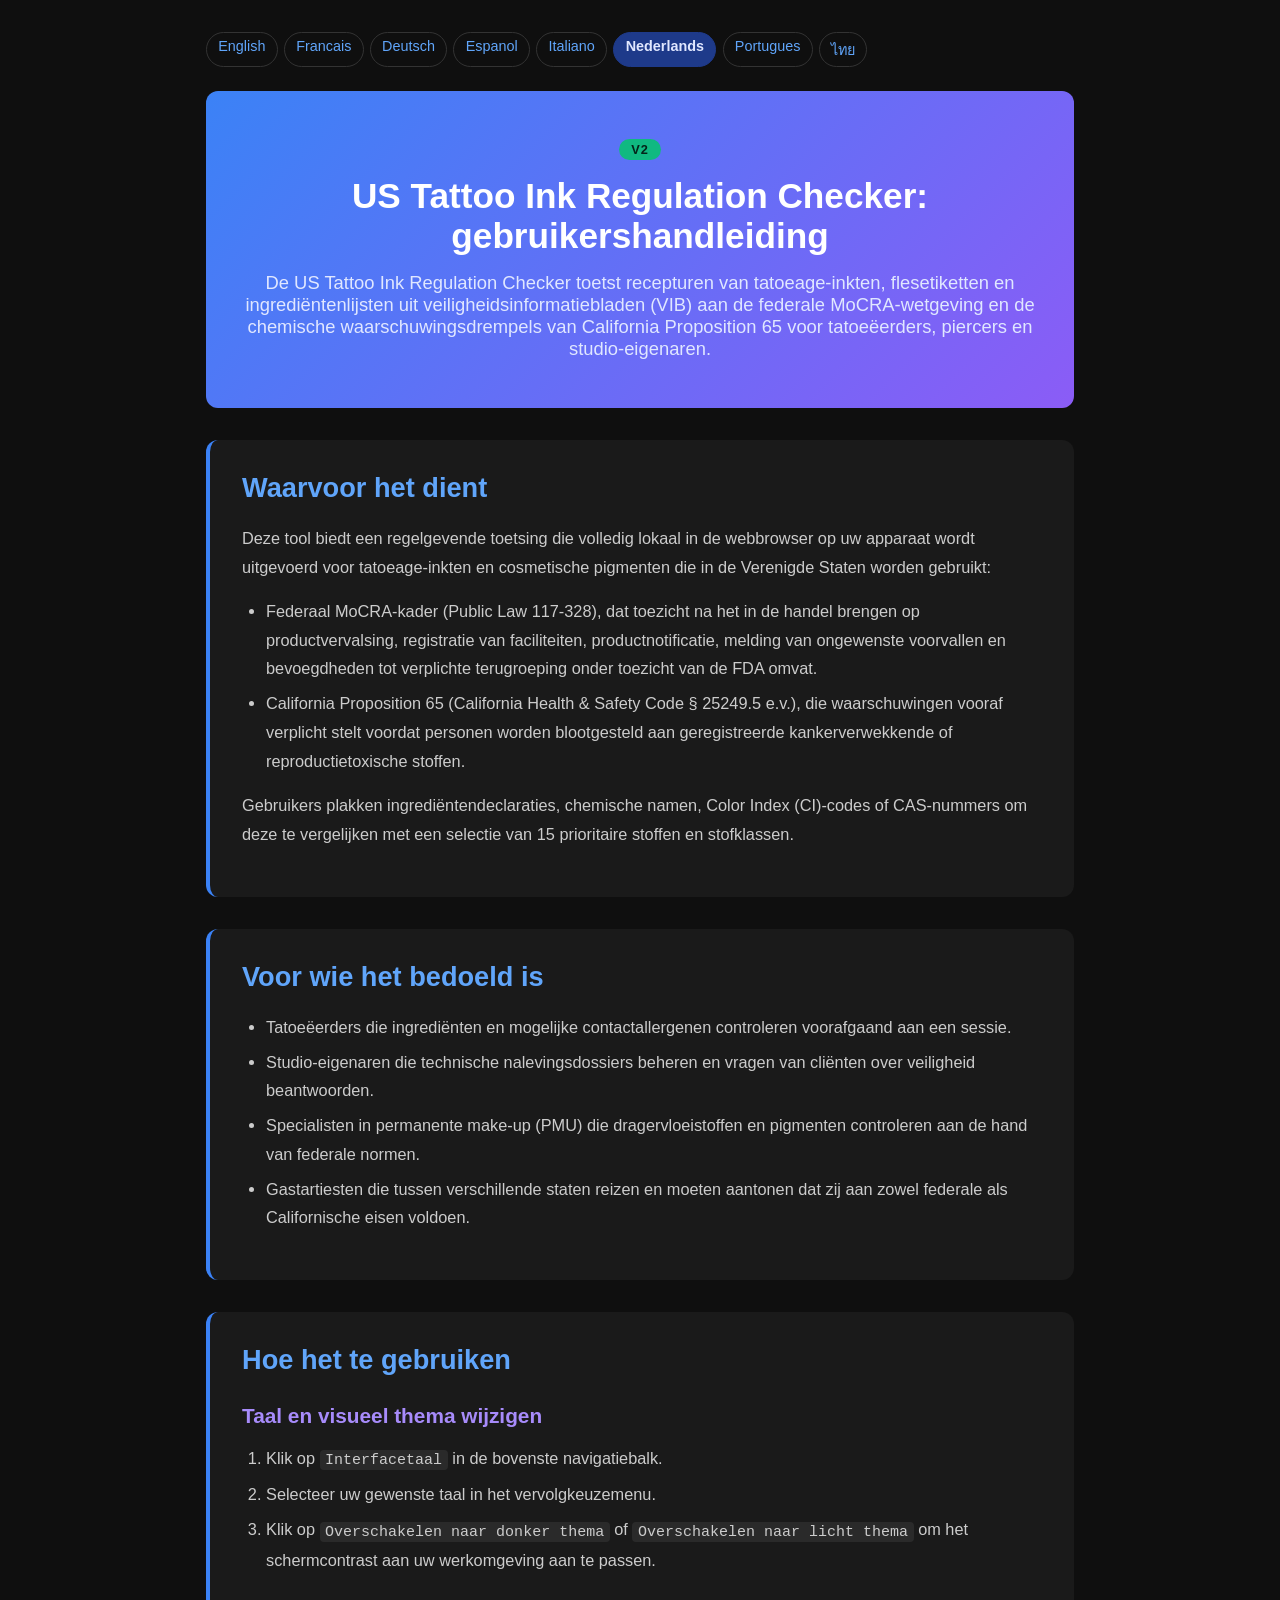
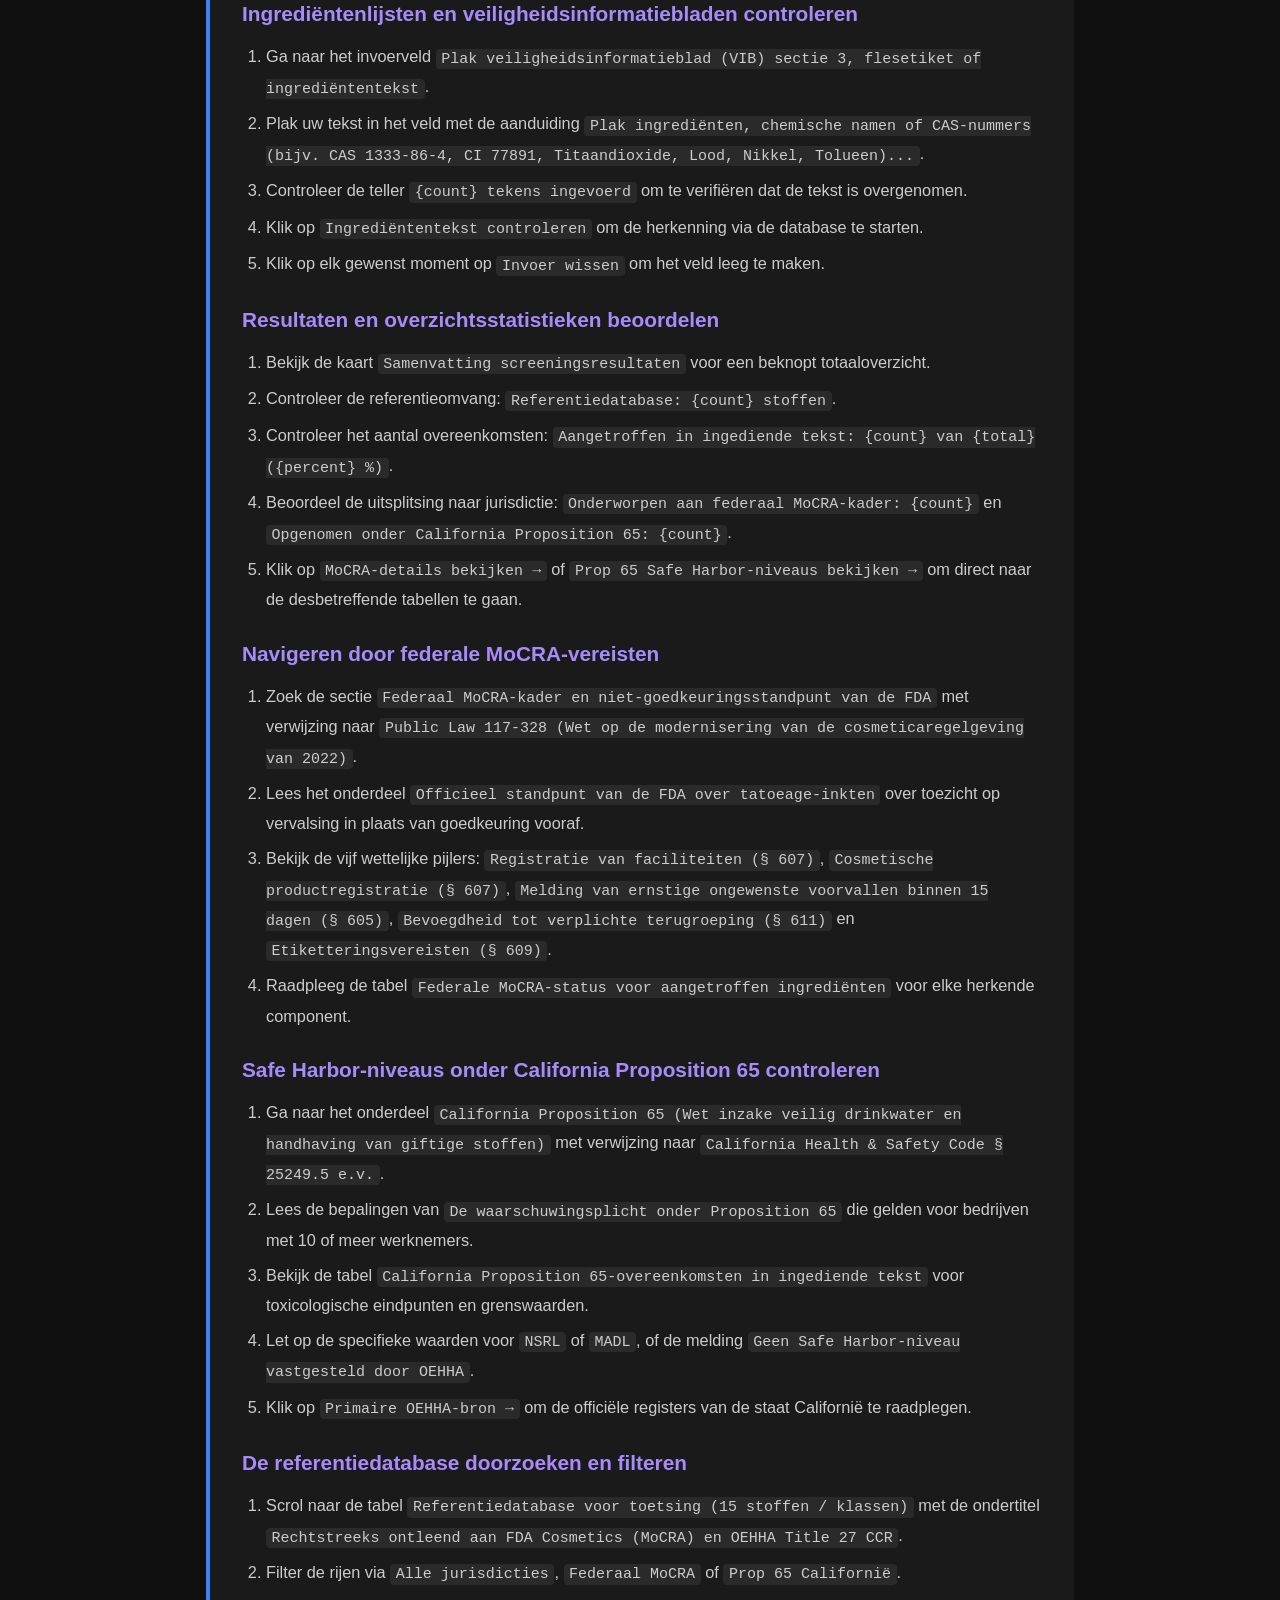
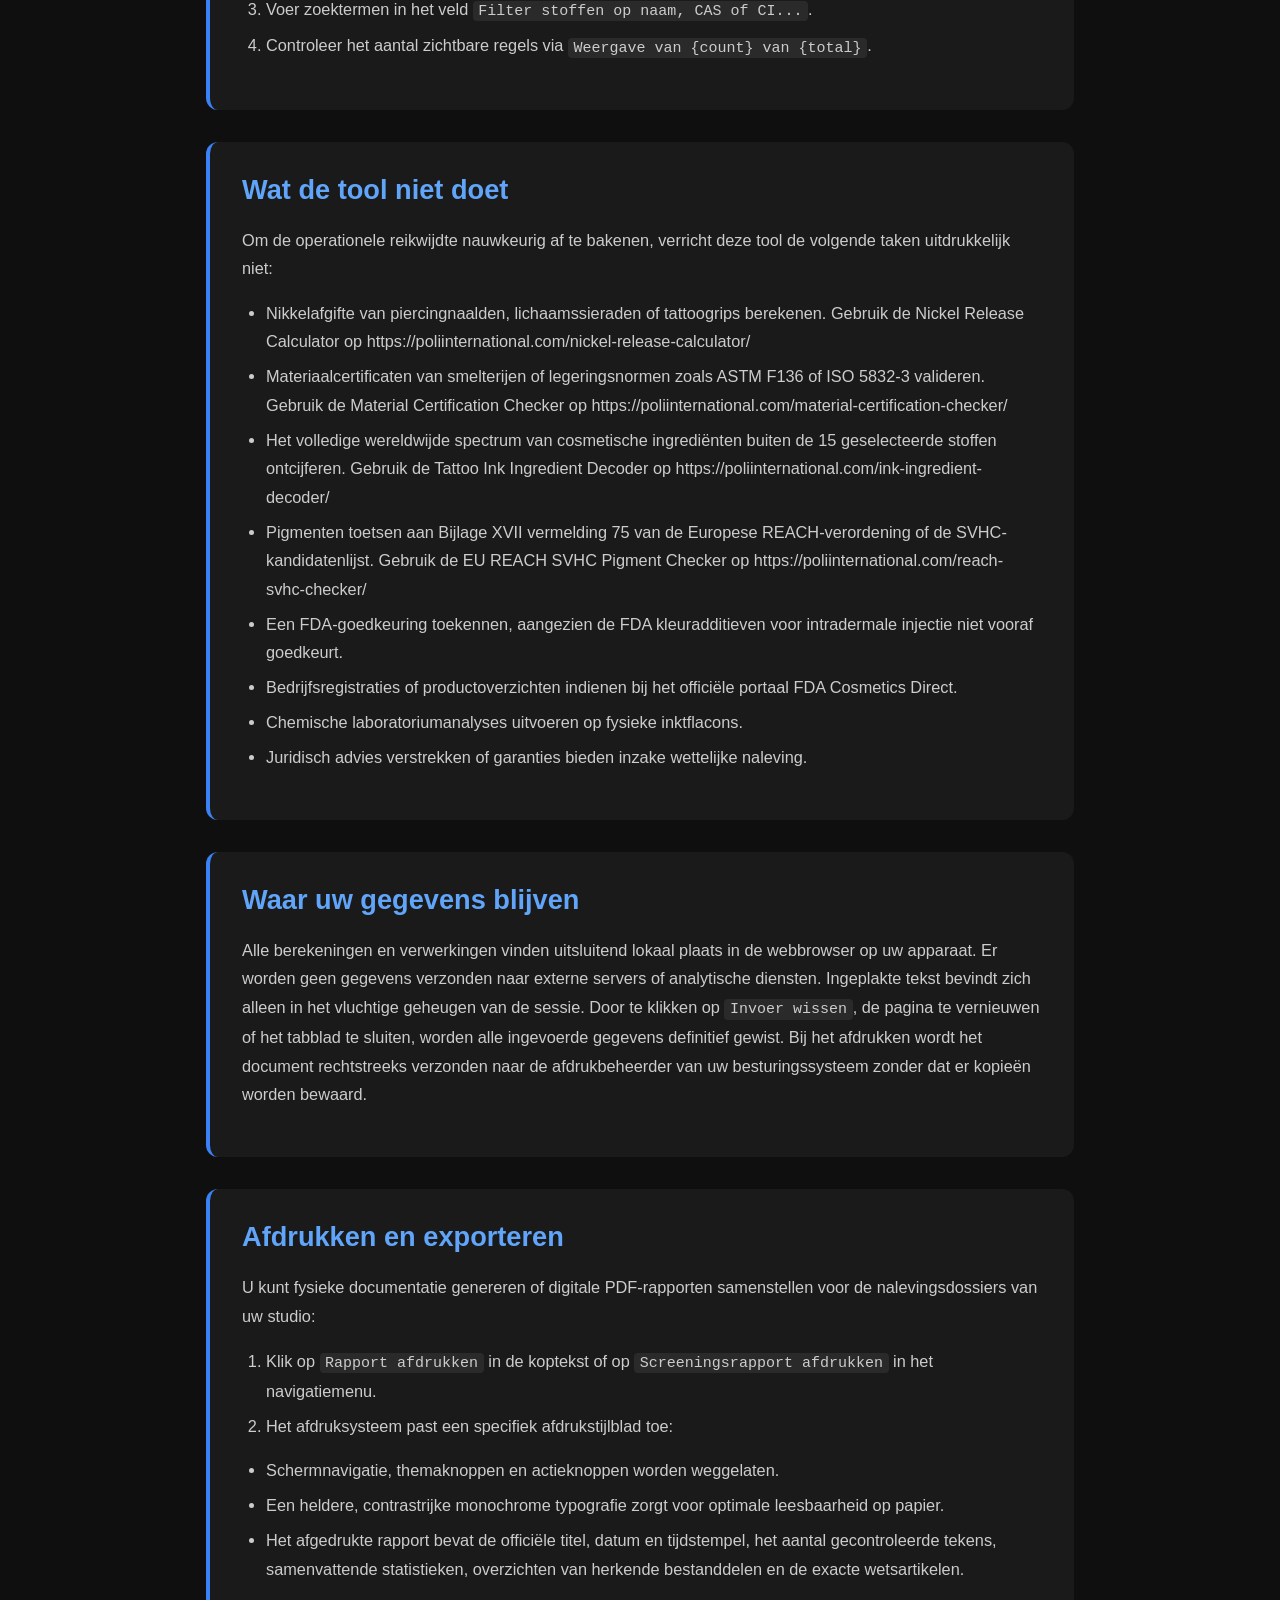
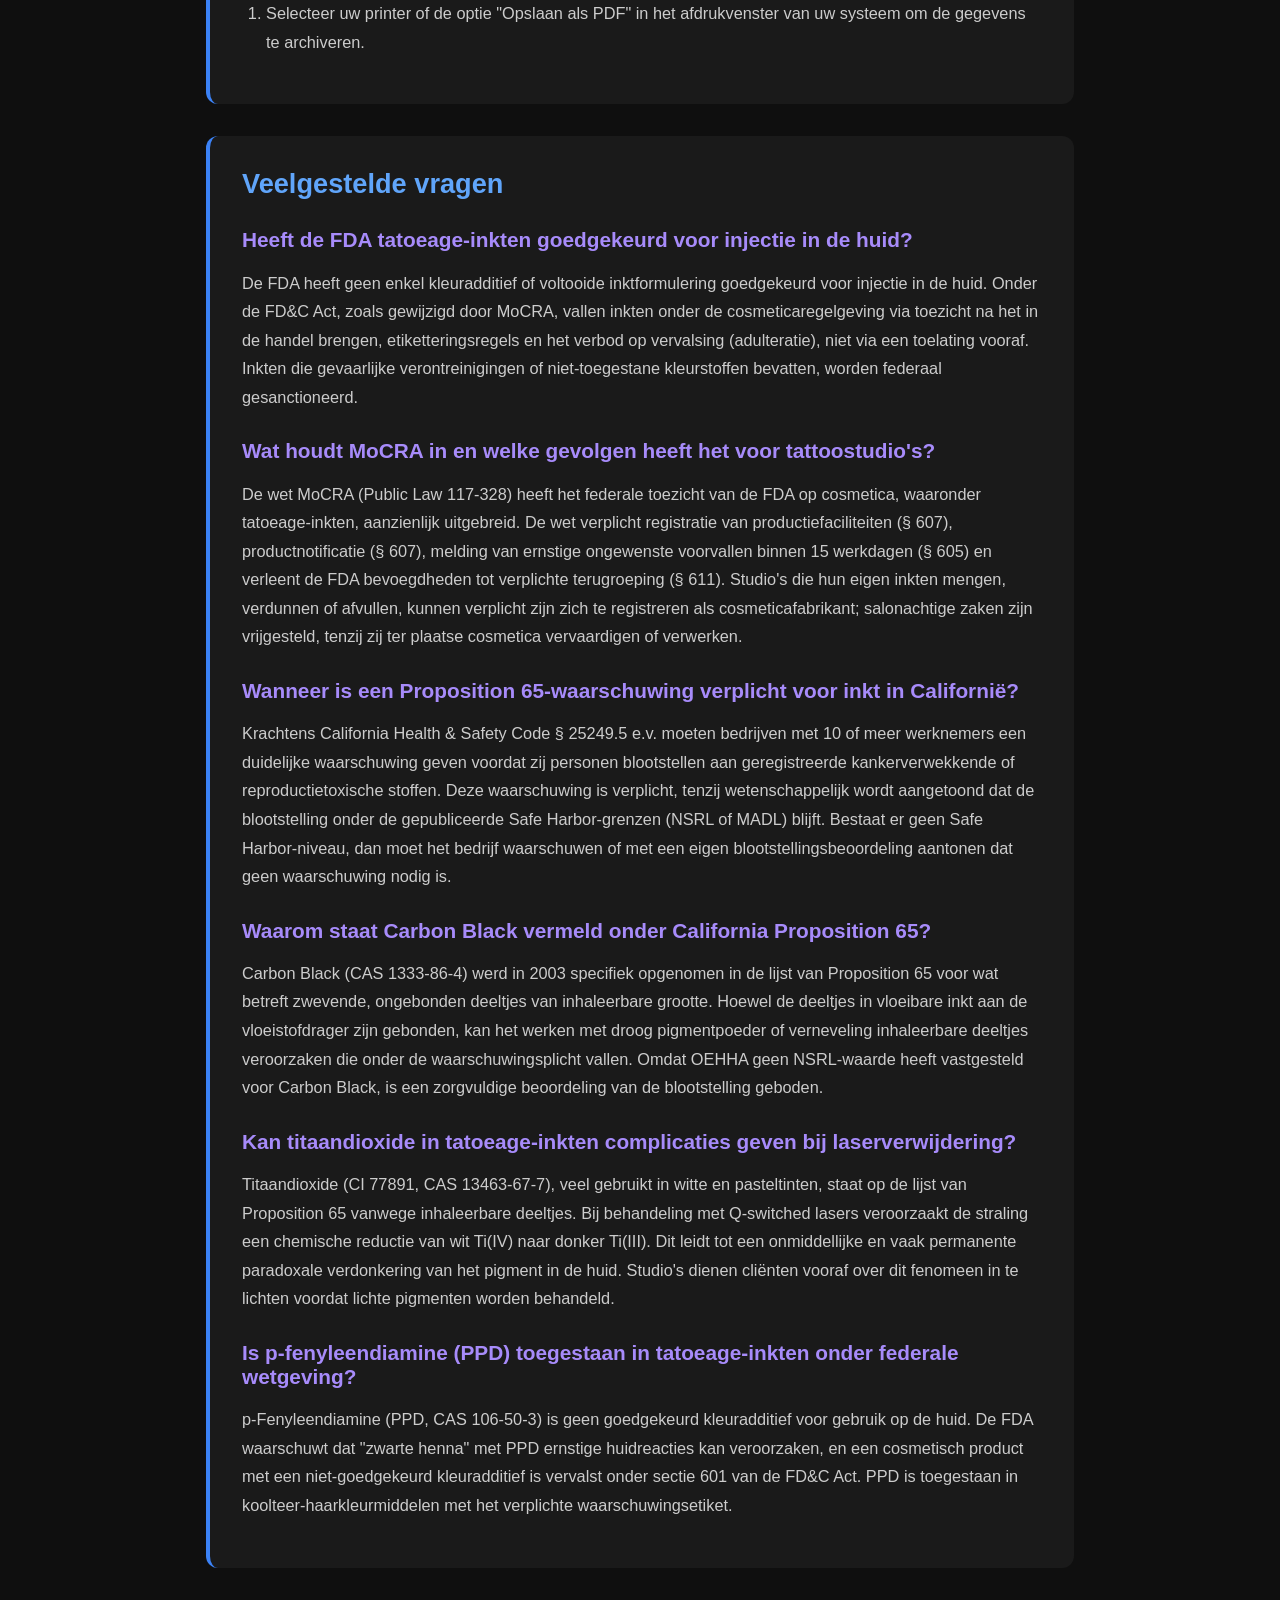
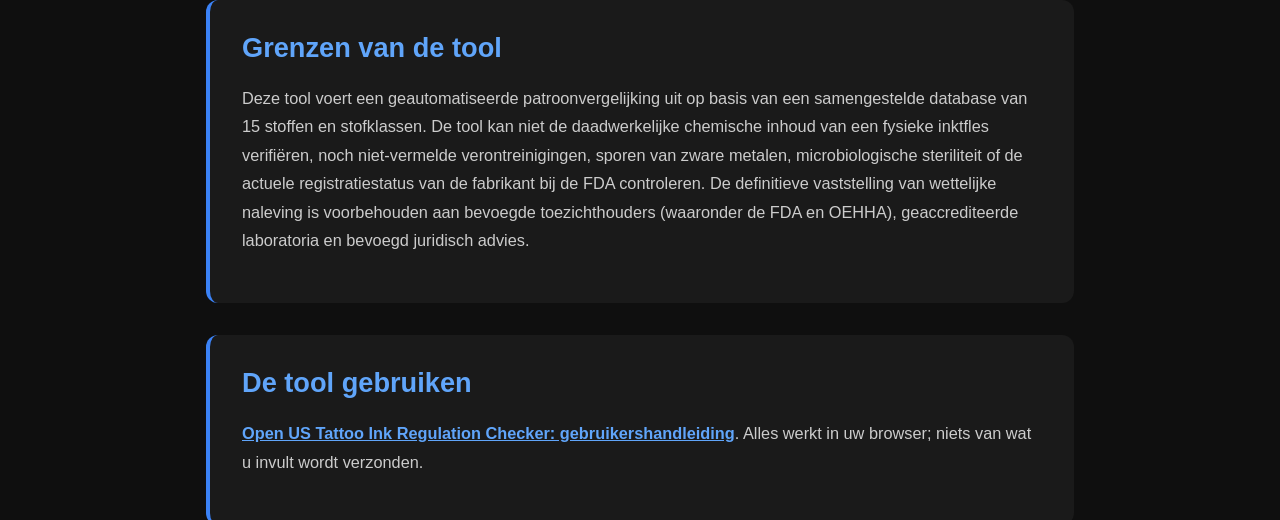
<file: documentation-nl.html>
<!DOCTYPE html>
<html lang="nl">
<head><meta name="robots" content="noindex,nofollow">
    <meta charset="UTF-8">
    <meta name="viewport" content="width=device-width, initial-scale=1.0">
    <title>US Tattoo Ink Regulation Checker: gebruikershandleiding Documentatie | Poli International</title>
    <meta name="description" content="De US Tattoo Ink Regulation Checker toetst recepturen van tatoeage-inkten, flesetiketten en ingrediëntenlijsten uit veiligheidsinformatiebladen (VIB) aan de federale MoCRA-wetgeving en de chemische waarschuwingsdrempels van California Proposition 65 voor tatoeëerders, piercers en studio-eigenaren.">
    <link rel="canonical" href="https://poliinternational.com/us-tattoo-ink-checker/">
    <style>
        body { background: #0f0f0f; color: #fff; font-family: -apple-system, BlinkMacSystemFont, "Segoe UI", Roboto, sans-serif; margin: 0; padding: 0; }
        body.in-iframe .doc-hero h1 { display: none; }
        * { box-sizing: border-box; }
        .entry-content { max-width: 900px; margin: 0 auto; padding: 2rem 1rem; }
        .doc-hero { background: linear-gradient(135deg, #3B82F6, #8B5CF6); padding: 3rem 2rem; text-align: center; border-radius: 0.75rem; margin-bottom: 2rem; }
        .doc-hero h1 { font-size: 2.2rem; margin: 0 0 1rem; font-weight: 700; }
        .doc-hero p { font-size: 1.15rem; color: #E0E7FF; margin: 0; }
        .doc-hero .v2 { display: inline-block; margin-bottom: 1rem; padding: 0.2rem 0.75rem; border-radius: 999px; background: #10B981; color: #04241a; font-weight: 800; font-size: 0.8rem; letter-spacing: 0.08em; }
        .doc-section { margin: 2rem 0; padding: 2rem; background: #1a1a1a; border-radius: 0.75rem; border-left: 4px solid #3B82F6; }
        .doc-section h2 { color: #60A5FA; font-size: 1.7rem; margin: 0 0 1.25rem; font-weight: 600; }
        .doc-section h3 { color: #A78BFA; font-size: 1.3rem; margin: 1.75rem 0 0.75rem; font-weight: 600; }
        .doc-section p, .doc-section li { color: #ccc; line-height: 1.75; font-size: 1.02rem; }
        .doc-section ul, .doc-section ol { padding-left: 1.5rem; }
        .doc-section li { margin: 0.4rem 0; }
        .doc-section code { background: #2a2a2a; padding: 0.1rem 0.35rem; border-radius: 0.25rem; font-size: 0.92em; }
        .doc-section a { color: #60A5FA; font-weight: 600; }
        .highlight-box { background: linear-gradient(135deg, #1E3A8A, #4C1D95); padding: 1.25rem 1.5rem; border-radius: 0.5rem; margin: 1.5rem 0; border-left: 4px solid #10B981; }
        .highlight-box p { color: #E0E7FF; margin: 0; }
        table { width: 100%; border-collapse: collapse; margin: 1.5rem 0; }
        th, td { padding: 0.75rem; text-align: left; border: 1px solid #333; vertical-align: top; }
        th { background: #2a2a2a; color: #60A5FA; }
        td { color: #ccc; }
        .doc-langs { display: flex; flex-wrap: wrap; gap: 0.4rem; margin: 0 0 1.5rem; font-size: 0.9rem; }
        .doc-langs a, .doc-langs span { padding: 0.3rem 0.7rem; border-radius: 999px; border: 1px solid #333; text-decoration: none; }
        .doc-langs a { color: #60A5FA; }
        .doc-langs span { background: #1E3A8A; color: #E0E7FF; border-color: #1E3A8A; font-weight: 700; }
    </style>
</head>
<body>
<script>if (window.self !== window.top) document.body.classList.add('in-iframe');</script>
    <div class="entry-content">
        <nav class="doc-langs" aria-label="Documentation language"><a lang="en" href="documentation.html">English</a><a lang="fr" href="documentation-fr.html">Francais</a><a lang="de" href="documentation-de.html">Deutsch</a><a lang="es" href="documentation-es.html">Espanol</a><a lang="it" href="documentation-it.html">Italiano</a><span lang="nl">Nederlands</span><a lang="pt" href="documentation-pt.html">Portugues</a><a lang="th" href="documentation-th.html">ไทย</a></nav>
        <div class="doc-hero">
            <span class="v2">V2</span>
            <h1>US Tattoo Ink Regulation Checker: gebruikershandleiding</h1>
            <p>De US Tattoo Ink Regulation Checker toetst recepturen van tatoeage-inkten, flesetiketten en ingrediëntenlijsten uit veiligheidsinformatiebladen (VIB) aan de federale MoCRA-wetgeving en de chemische waarschuwingsdrempels van California Proposition 65 voor tatoeëerders, piercers en studio-eigenaren.</p>
        </div>
        <div class="doc-section">
        <h2>Waarvoor het dient</h2>
        <p>Deze tool biedt een regelgevende toetsing die volledig lokaal in de webbrowser op uw apparaat wordt uitgevoerd voor tatoeage-inkten en cosmetische pigmenten die in de Verenigde Staten worden gebruikt:</p>
        <ul>
        <li>Federaal MoCRA-kader (Public Law 117-328), dat toezicht na het in de handel brengen op productvervalsing, registratie van faciliteiten, productnotificatie, melding van ongewenste voorvallen en bevoegdheden tot verplichte terugroeping onder toezicht van de FDA omvat.</li>
        <li>California Proposition 65 (California Health &amp; Safety Code § 25249.5 e.v.), die waarschuwingen vooraf verplicht stelt voordat personen worden blootgesteld aan geregistreerde kankerverwekkende of reproductietoxische stoffen.</li>
        </ul>
        <p>Gebruikers plakken ingrediëntendeclaraties, chemische namen, Color Index (CI)-codes of CAS-nummers om deze te vergelijken met een selectie van 15 prioritaire stoffen en stofklassen.</p>
        </div>
        <div class="doc-section">
        <h2>Voor wie het bedoeld is</h2>
        <ul>
        <li>Tatoeëerders die ingrediënten en mogelijke contactallergenen controleren voorafgaand aan een sessie.</li>
        <li>Studio-eigenaren die technische nalevingsdossiers beheren en vragen van cliënten over veiligheid beantwoorden.</li>
        <li>Specialisten in permanente make-up (PMU) die dragervloeistoffen en pigmenten controleren aan de hand van federale normen.</li>
        <li>Gastartiesten die tussen verschillende staten reizen en moeten aantonen dat zij aan zowel federale als Californische eisen voldoen.</li>
        </ul>
        </div>
        <div class="doc-section">
        <h2>Hoe het te gebruiken</h2>
        <h3>Taal en visueel thema wijzigen</h3>
        <ol>
        <li>Klik op <code>Interfacetaal</code> in de bovenste navigatiebalk.</li>
        <li>Selecteer uw gewenste taal in het vervolgkeuzemenu.</li>
        <li>Klik op <code>Overschakelen naar donker thema</code> of <code>Overschakelen naar licht thema</code> om het schermcontrast aan uw werkomgeving aan te passen.</li>
        </ol>
        <h3>Ingrediëntenlijsten en veiligheidsinformatiebladen controleren</h3>
        <ol>
        <li>Ga naar het invoerveld <code>Plak veiligheidsinformatieblad (VIB) sectie 3, flesetiket of ingrediëntentekst</code>.</li>
        <li>Plak uw tekst in het veld met de aanduiding <code>Plak ingrediënten, chemische namen of CAS-nummers (bijv. CAS 1333-86-4, CI 77891, Titaandioxide, Lood, Nikkel, Tolueen)...</code>.</li>
        <li>Controleer de teller <code>{count} tekens ingevoerd</code> om te verifiëren dat de tekst is overgenomen.</li>
        <li>Klik op <code>Ingrediëntentekst controleren</code> om de herkenning via de database te starten.</li>
        <li>Klik op elk gewenst moment op <code>Invoer wissen</code> om het veld leeg te maken.</li>
        </ol>
        <h3>Resultaten en overzichtsstatistieken beoordelen</h3>
        <ol>
        <li>Bekijk de kaart <code>Samenvatting screeningsresultaten</code> voor een beknopt totaaloverzicht.</li>
        <li>Controleer de referentieomvang: <code>Referentiedatabase: {count} stoffen</code>.</li>
        <li>Controleer het aantal overeenkomsten: <code>Aangetroffen in ingediende tekst: {count} van {total} ({percent} %)</code>.</li>
        <li>Beoordeel de uitsplitsing naar jurisdictie: <code>Onderworpen aan federaal MoCRA-kader: {count}</code> en <code>Opgenomen onder California Proposition 65: {count}</code>.</li>
        <li>Klik op <code>MoCRA-details bekijken →</code> of <code>Prop 65 Safe Harbor-niveaus bekijken →</code> om direct naar de desbetreffende tabellen te gaan.</li>
        </ol>
        <h3>Navigeren door federale MoCRA-vereisten</h3>
        <ol>
        <li>Zoek de sectie <code>Federaal MoCRA-kader en niet-goedkeuringsstandpunt van de FDA</code> met verwijzing naar <code>Public Law 117-328 (Wet op de modernisering van de cosmeticaregelgeving van 2022)</code>.</li>
        <li>Lees het onderdeel <code>Officieel standpunt van de FDA over tatoeage-inkten</code> over toezicht op vervalsing in plaats van goedkeuring vooraf.</li>
        <li>Bekijk de vijf wettelijke pijlers: <code>Registratie van faciliteiten (§ 607)</code>, <code>Cosmetische productregistratie (§ 607)</code>, <code>Melding van ernstige ongewenste voorvallen binnen 15 dagen (§ 605)</code>, <code>Bevoegdheid tot verplichte terugroeping (§ 611)</code> en <code>Etiketteringsvereisten (§ 609)</code>.</li>
        <li>Raadpleeg de tabel <code>Federale MoCRA-status voor aangetroffen ingrediënten</code> voor elke herkende component.</li>
        </ol>
        <h3>Safe Harbor-niveaus onder California Proposition 65 controleren</h3>
        <ol>
        <li>Ga naar het onderdeel <code>California Proposition 65 (Wet inzake veilig drinkwater en handhaving van giftige stoffen)</code> met verwijzing naar <code>California Health &amp; Safety Code § 25249.5 e.v.</code>.</li>
        <li>Lees de bepalingen van <code>De waarschuwingsplicht onder Proposition 65</code> die gelden voor bedrijven met 10 of meer werknemers.</li>
        <li>Bekijk de tabel <code>California Proposition 65-overeenkomsten in ingediende tekst</code> voor toxicologische eindpunten en grenswaarden.</li>
        <li>Let op de specifieke waarden voor <code>NSRL</code> of <code>MADL</code>, of de melding <code>Geen Safe Harbor-niveau vastgesteld door OEHHA</code>.</li>
        <li>Klik op <code>Primaire OEHHA-bron →</code> om de officiële registers van de staat Californië te raadplegen.</li>
        </ol>
        <h3>De referentiedatabase doorzoeken en filteren</h3>
        <ol>
        <li>Scrol naar de tabel <code>Referentiedatabase voor toetsing (15 stoffen / klassen)</code> met de ondertitel <code>Rechtstreeks ontleend aan FDA Cosmetics (MoCRA) en OEHHA Title 27 CCR</code>.</li>
        <li>Filter de rijen via <code>Alle jurisdicties</code>, <code>Federaal MoCRA</code> of <code>Prop 65 Californië</code>.</li>
        <li>Voer zoektermen in het veld <code>Filter stoffen op naam, CAS of CI...</code>.</li>
        <li>Controleer het aantal zichtbare regels via <code>Weergave van {count} van {total}</code>.</li>
        </ol>
        </div>
        <div class="doc-section">
        <h2>Wat de tool niet doet</h2>
        <p>Om de operationele reikwijdte nauwkeurig af te bakenen, verricht deze tool de volgende taken uitdrukkelijk niet:</p>
        <ul>
        <li>Nikkelafgifte van piercingnaalden, lichaamssieraden of tattoogrips berekenen. Gebruik de Nickel Release Calculator op https://poliinternational.com/nickel-release-calculator/</li>
        <li>Materiaalcertificaten van smelterijen of legeringsnormen zoals ASTM F136 of ISO 5832-3 valideren. Gebruik de Material Certification Checker op https://poliinternational.com/material-certification-checker/</li>
        <li>Het volledige wereldwijde spectrum van cosmetische ingrediënten buiten de 15 geselecteerde stoffen ontcijferen. Gebruik de Tattoo Ink Ingredient Decoder op https://poliinternational.com/ink-ingredient-decoder/</li>
        <li>Pigmenten toetsen aan Bijlage XVII vermelding 75 van de Europese REACH-verordening of de SVHC-kandidatenlijst. Gebruik de EU REACH SVHC Pigment Checker op https://poliinternational.com/reach-svhc-checker/</li>
        <li>Een FDA-goedkeuring toekennen, aangezien de FDA kleuradditieven voor intradermale injectie niet vooraf goedkeurt.</li>
        <li>Bedrijfsregistraties of productoverzichten indienen bij het officiële portaal FDA Cosmetics Direct.</li>
        <li>Chemische laboratoriumanalyses uitvoeren op fysieke inktflacons.</li>
        <li>Juridisch advies verstrekken of garanties bieden inzake wettelijke naleving.</li>
        </ul>
        </div>
        <div class="doc-section">
        <h2>Waar uw gegevens blijven</h2>
        <p>Alle berekeningen en verwerkingen vinden uitsluitend lokaal plaats in de webbrowser op uw apparaat. Er worden geen gegevens verzonden naar externe servers of analytische diensten. Ingeplakte tekst bevindt zich alleen in het vluchtige geheugen van de sessie. Door te klikken op <code>Invoer wissen</code>, de pagina te vernieuwen of het tabblad te sluiten, worden alle ingevoerde gegevens definitief gewist. Bij het afdrukken wordt het document rechtstreeks verzonden naar de afdrukbeheerder van uw besturingssysteem zonder dat er kopieën worden bewaard.</p>
        </div>
        <div class="doc-section">
        <h2>Afdrukken en exporteren</h2>
        <p>U kunt fysieke documentatie genereren of digitale PDF-rapporten samenstellen voor de nalevingsdossiers van uw studio:</p>
        <ol>
        <li>Klik op <code>Rapport afdrukken</code> in de koptekst of op <code>Screeningsrapport afdrukken</code> in het navigatiemenu.</li>
        <li>Het afdruksysteem past een specifiek afdrukstijlblad toe:</li>
        </ol>
        <ul>
        <li>Schermnavigatie, themaknoppen en actieknoppen worden weggelaten.</li>
        <li>Een heldere, contrastrijke monochrome typografie zorgt voor optimale leesbaarheid op papier.</li>
        <li>Het afgedrukte rapport bevat de officiële titel, datum en tijdstempel, het aantal gecontroleerde tekens, samenvattende statistieken, overzichten van herkende bestanddelen en de exacte wetsartikelen.</li>
        </ul>
        <ol>
        <li>Selecteer uw printer of de optie "Opslaan als PDF" in het afdrukvenster van uw systeem om de gegevens te archiveren.</li>
        </ol>
        </div>
        <div class="doc-section">
        <h2>Veelgestelde vragen</h2>
        <h3>Heeft de FDA tatoeage-inkten goedgekeurd voor injectie in de huid?</h3>
        <p>De FDA heeft geen enkel kleuradditief of voltooide inktformulering goedgekeurd voor injectie in de huid. Onder de FD&amp;C Act, zoals gewijzigd door MoCRA, vallen inkten onder de cosmeticaregelgeving via toezicht na het in de handel brengen, etiketteringsregels en het verbod op vervalsing (adulteratie), niet via een toelating vooraf. Inkten die gevaarlijke verontreinigingen of niet-toegestane kleurstoffen bevatten, worden federaal gesanctioneerd.</p>
        <h3>Wat houdt MoCRA in en welke gevolgen heeft het voor tattoostudio's?</h3>
        <p>De wet MoCRA (Public Law 117-328) heeft het federale toezicht van de FDA op cosmetica, waaronder tatoeage-inkten, aanzienlijk uitgebreid. De wet verplicht registratie van productiefaciliteiten (§ 607), productnotificatie (§ 607), melding van ernstige ongewenste voorvallen binnen 15 werkdagen (§ 605) en verleent de FDA bevoegdheden tot verplichte terugroeping (§ 611). Studio's die hun eigen inkten mengen, verdunnen of afvullen, kunnen verplicht zijn zich te registreren als cosmeticafabrikant; salonachtige zaken zijn vrijgesteld, tenzij zij ter plaatse cosmetica vervaardigen of verwerken.</p>
        <h3>Wanneer is een Proposition 65-waarschuwing verplicht voor inkt in Californië?</h3>
        <p>Krachtens California Health &amp; Safety Code § 25249.5 e.v. moeten bedrijven met 10 of meer werknemers een duidelijke waarschuwing geven voordat zij personen blootstellen aan geregistreerde kankerverwekkende of reproductietoxische stoffen. Deze waarschuwing is verplicht, tenzij wetenschappelijk wordt aangetoond dat de blootstelling onder de gepubliceerde Safe Harbor-grenzen (NSRL of MADL) blijft. Bestaat er geen Safe Harbor-niveau, dan moet het bedrijf waarschuwen of met een eigen blootstellingsbeoordeling aantonen dat geen waarschuwing nodig is.</p>
        <h3>Waarom staat Carbon Black vermeld onder California Proposition 65?</h3>
        <p>Carbon Black (CAS 1333-86-4) werd in 2003 specifiek opgenomen in de lijst van Proposition 65 voor wat betreft zwevende, ongebonden deeltjes van inhaleerbare grootte. Hoewel de deeltjes in vloeibare inkt aan de vloeistofdrager zijn gebonden, kan het werken met droog pigmentpoeder of verneveling inhaleerbare deeltjes veroorzaken die onder de waarschuwingsplicht vallen. Omdat OEHHA geen NSRL-waarde heeft vastgesteld voor Carbon Black, is een zorgvuldige beoordeling van de blootstelling geboden.</p>
        <h3>Kan titaandioxide in tatoeage-inkten complicaties geven bij laserverwijdering?</h3>
        <p>Titaandioxide (CI 77891, CAS 13463-67-7), veel gebruikt in witte en pasteltinten, staat op de lijst van Proposition 65 vanwege inhaleerbare deeltjes. Bij behandeling met Q-switched lasers veroorzaakt de straling een chemische reductie van wit Ti(IV) naar donker Ti(III). Dit leidt tot een onmiddellijke en vaak permanente paradoxale verdonkering van het pigment in de huid. Studio's dienen cliënten vooraf over dit fenomeen in te lichten voordat lichte pigmenten worden behandeld.</p>
        <h3>Is p-fenyleendiamine (PPD) toegestaan in tatoeage-inkten onder federale wetgeving?</h3>
        <p>p-Fenyleendiamine (PPD, CAS 106-50-3) is geen goedgekeurd kleuradditief voor gebruik op de huid. De FDA waarschuwt dat "zwarte henna" met PPD ernstige huidreacties kan veroorzaken, en een cosmetisch product met een niet-goedgekeurd kleuradditief is vervalst onder sectie 601 van de FD&amp;C Act. PPD is toegestaan in koolteer-haarkleurmiddelen met het verplichte waarschuwingsetiket.</p>
        </div>
        <div class="doc-section">
        <h2>Grenzen van de tool</h2>
        <p>Deze tool voert een geautomatiseerde patroonvergelijking uit op basis van een samengestelde database van 15 stoffen en stofklassen. De tool kan niet de daadwerkelijke chemische inhoud van een fysieke inktfles verifiëren, noch niet-vermelde verontreinigingen, sporen van zware metalen, microbiologische steriliteit of de actuele registratiestatus van de fabrikant bij de FDA controleren. De definitieve vaststelling van wettelijke naleving is voorbehouden aan bevoegde toezichthouders (waaronder de FDA en OEHHA), geaccrediteerde laboratoria en bevoegd juridisch advies.</p>
        </div>
        <div class="doc-section">
            <h2>De tool gebruiken</h2>
            <p><a href="https://poliinternational.com/us-tattoo-ink-checker/" target="_top">Open US Tattoo Ink Regulation Checker: gebruikershandleiding</a>. Alles werkt in uw browser; niets van wat u invult wordt verzonden.</p>
        </div>
    </div>
</body>
</html>
</file>
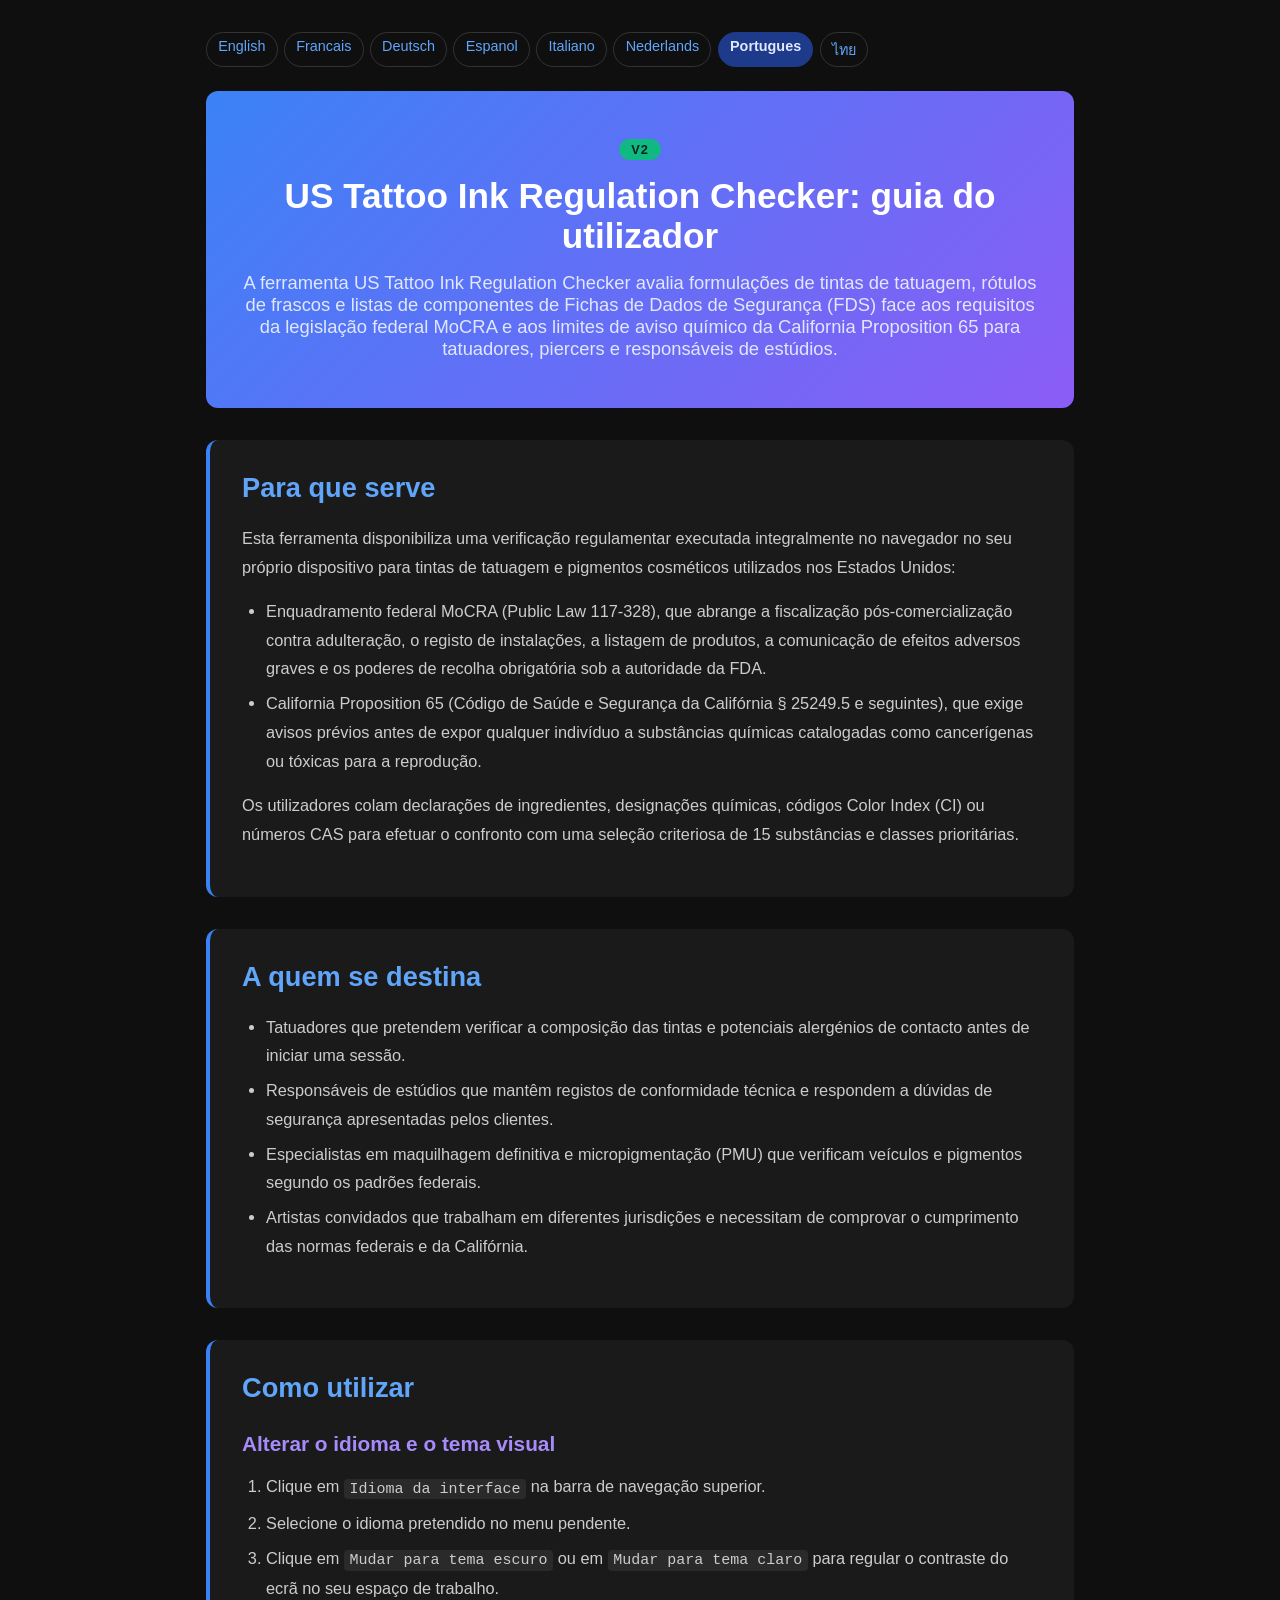
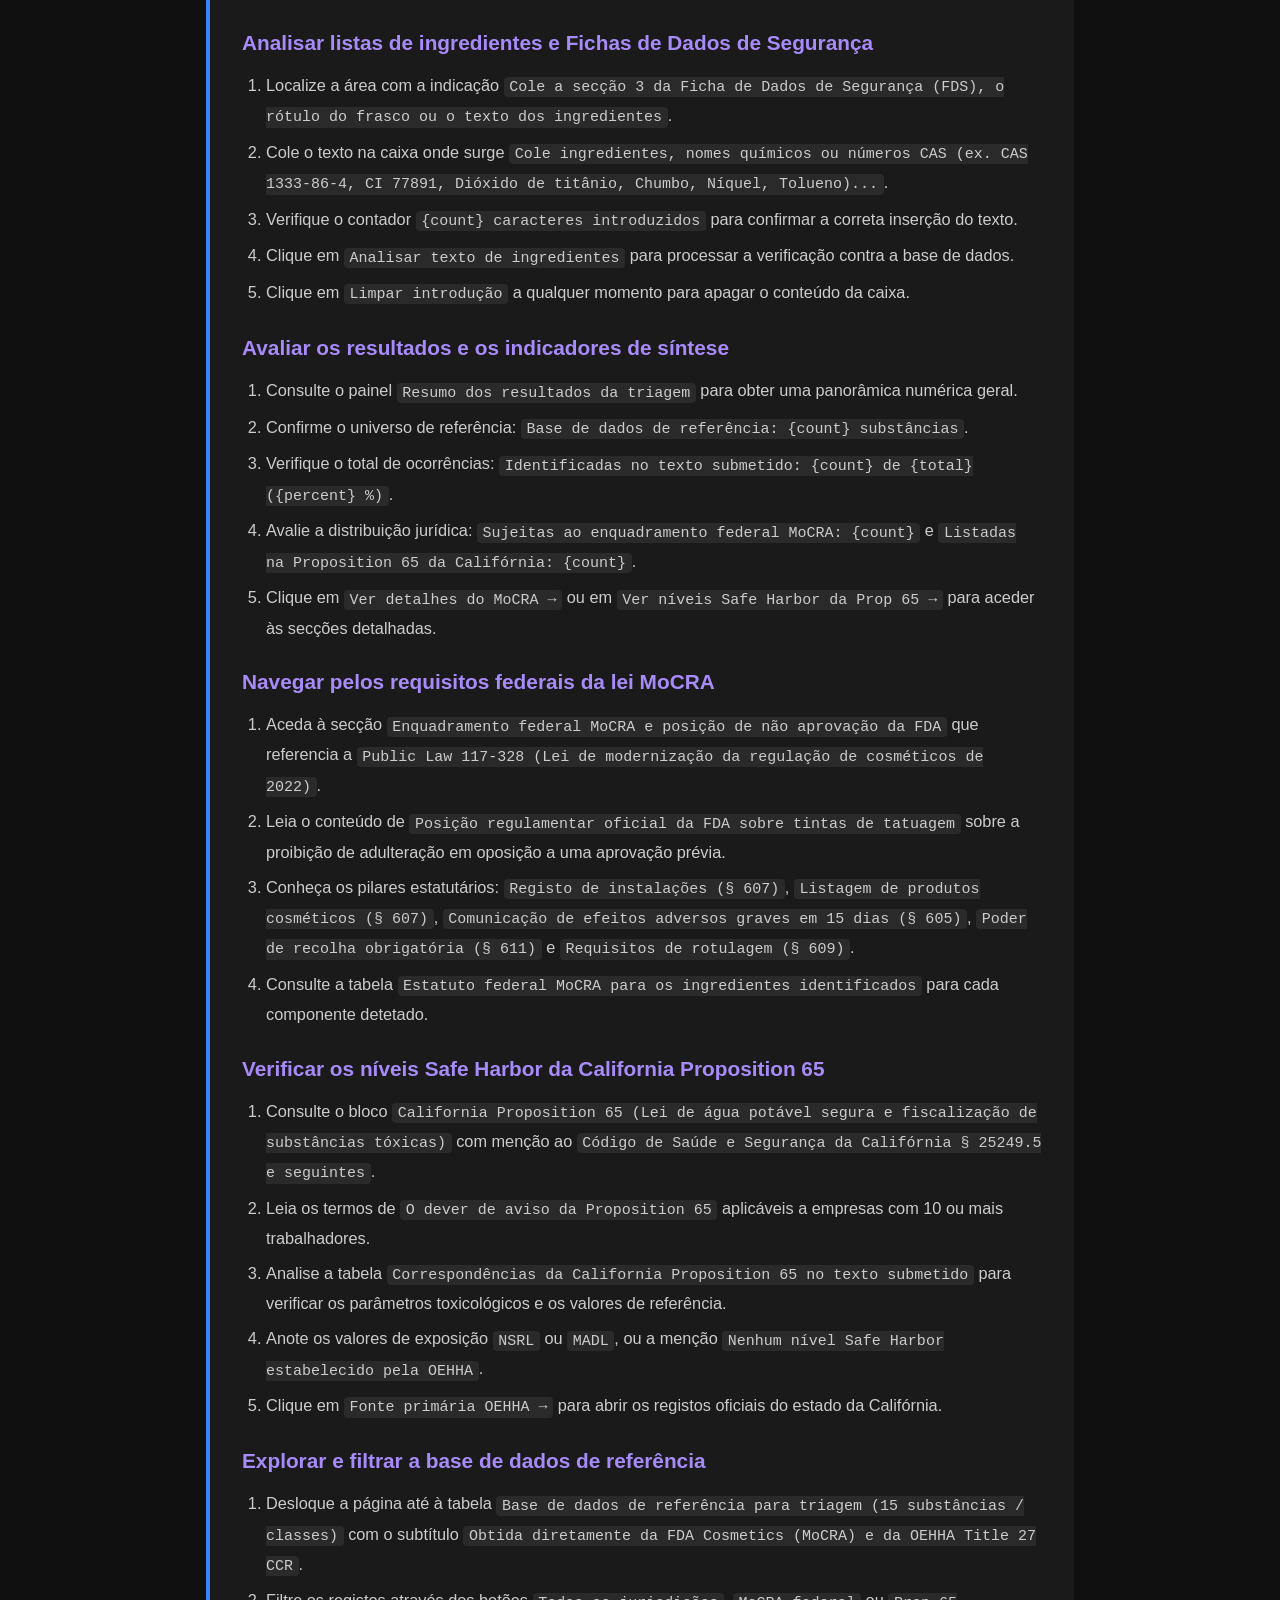
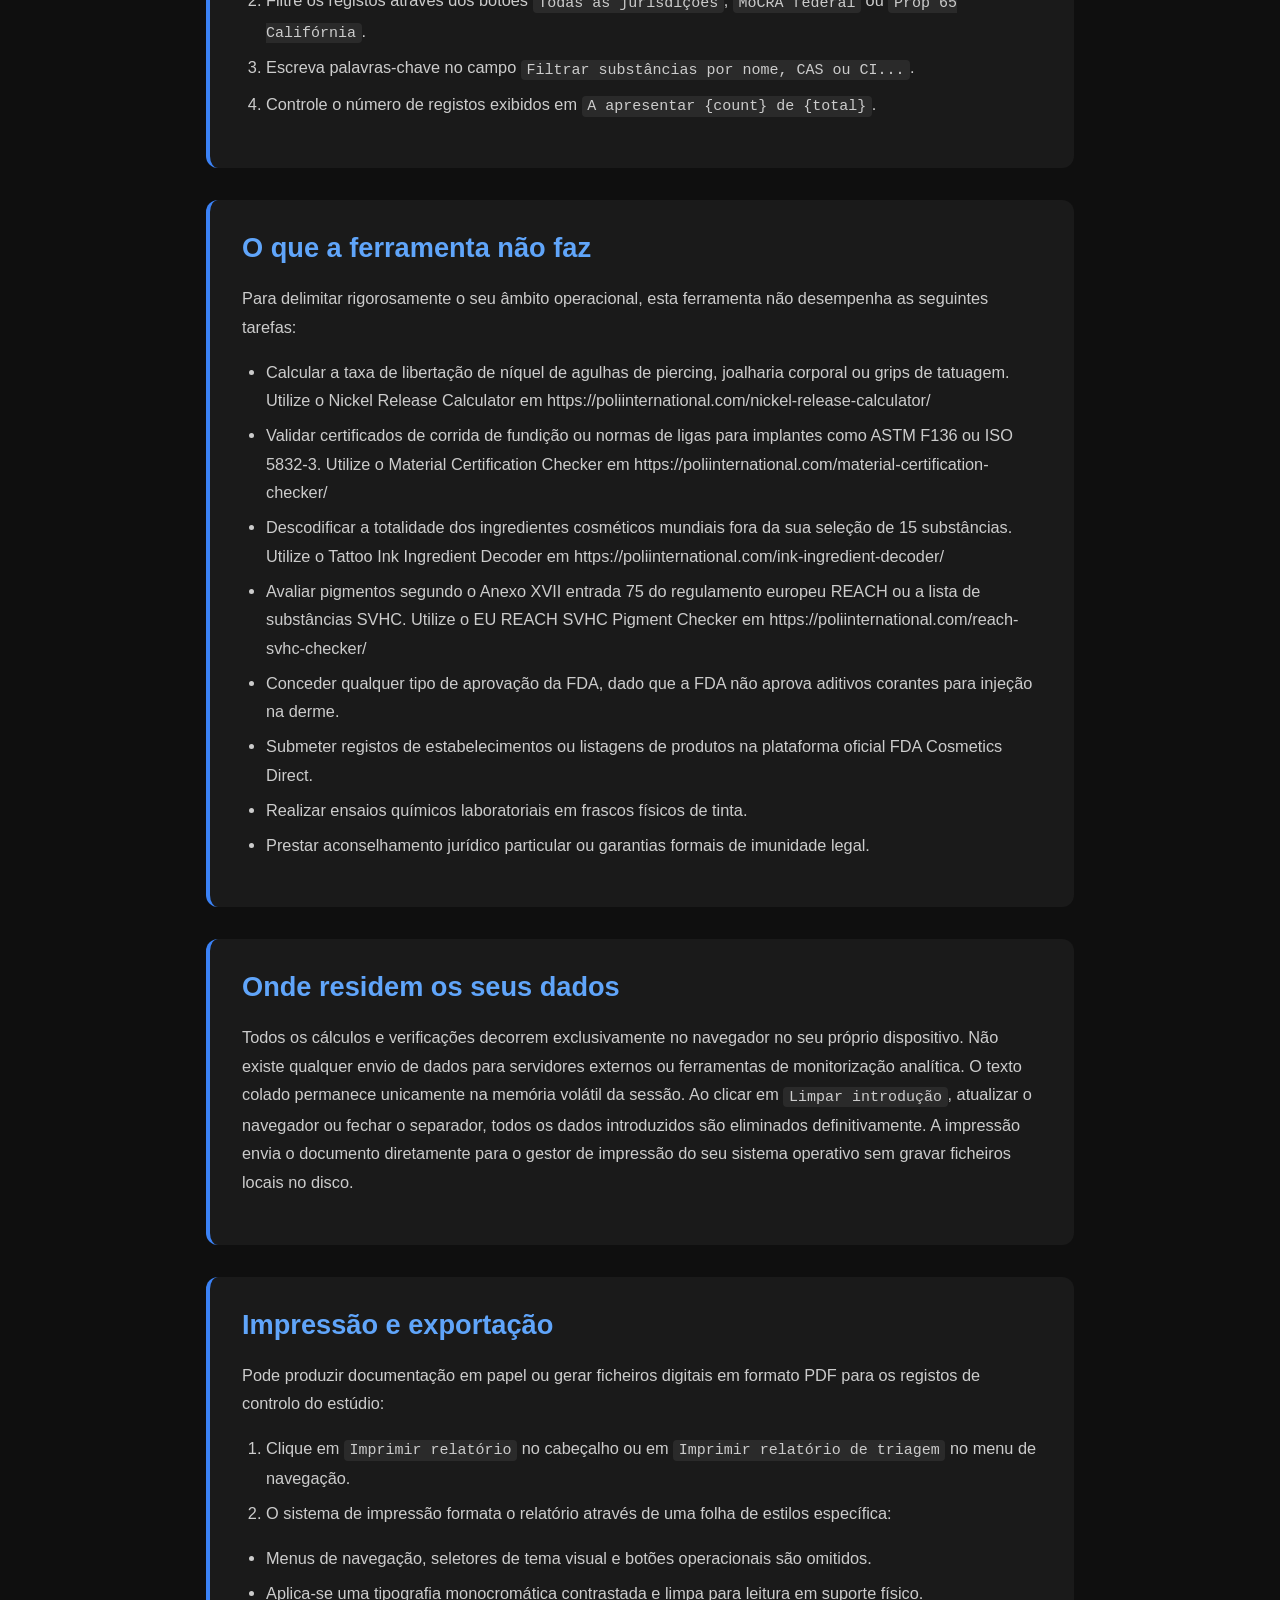
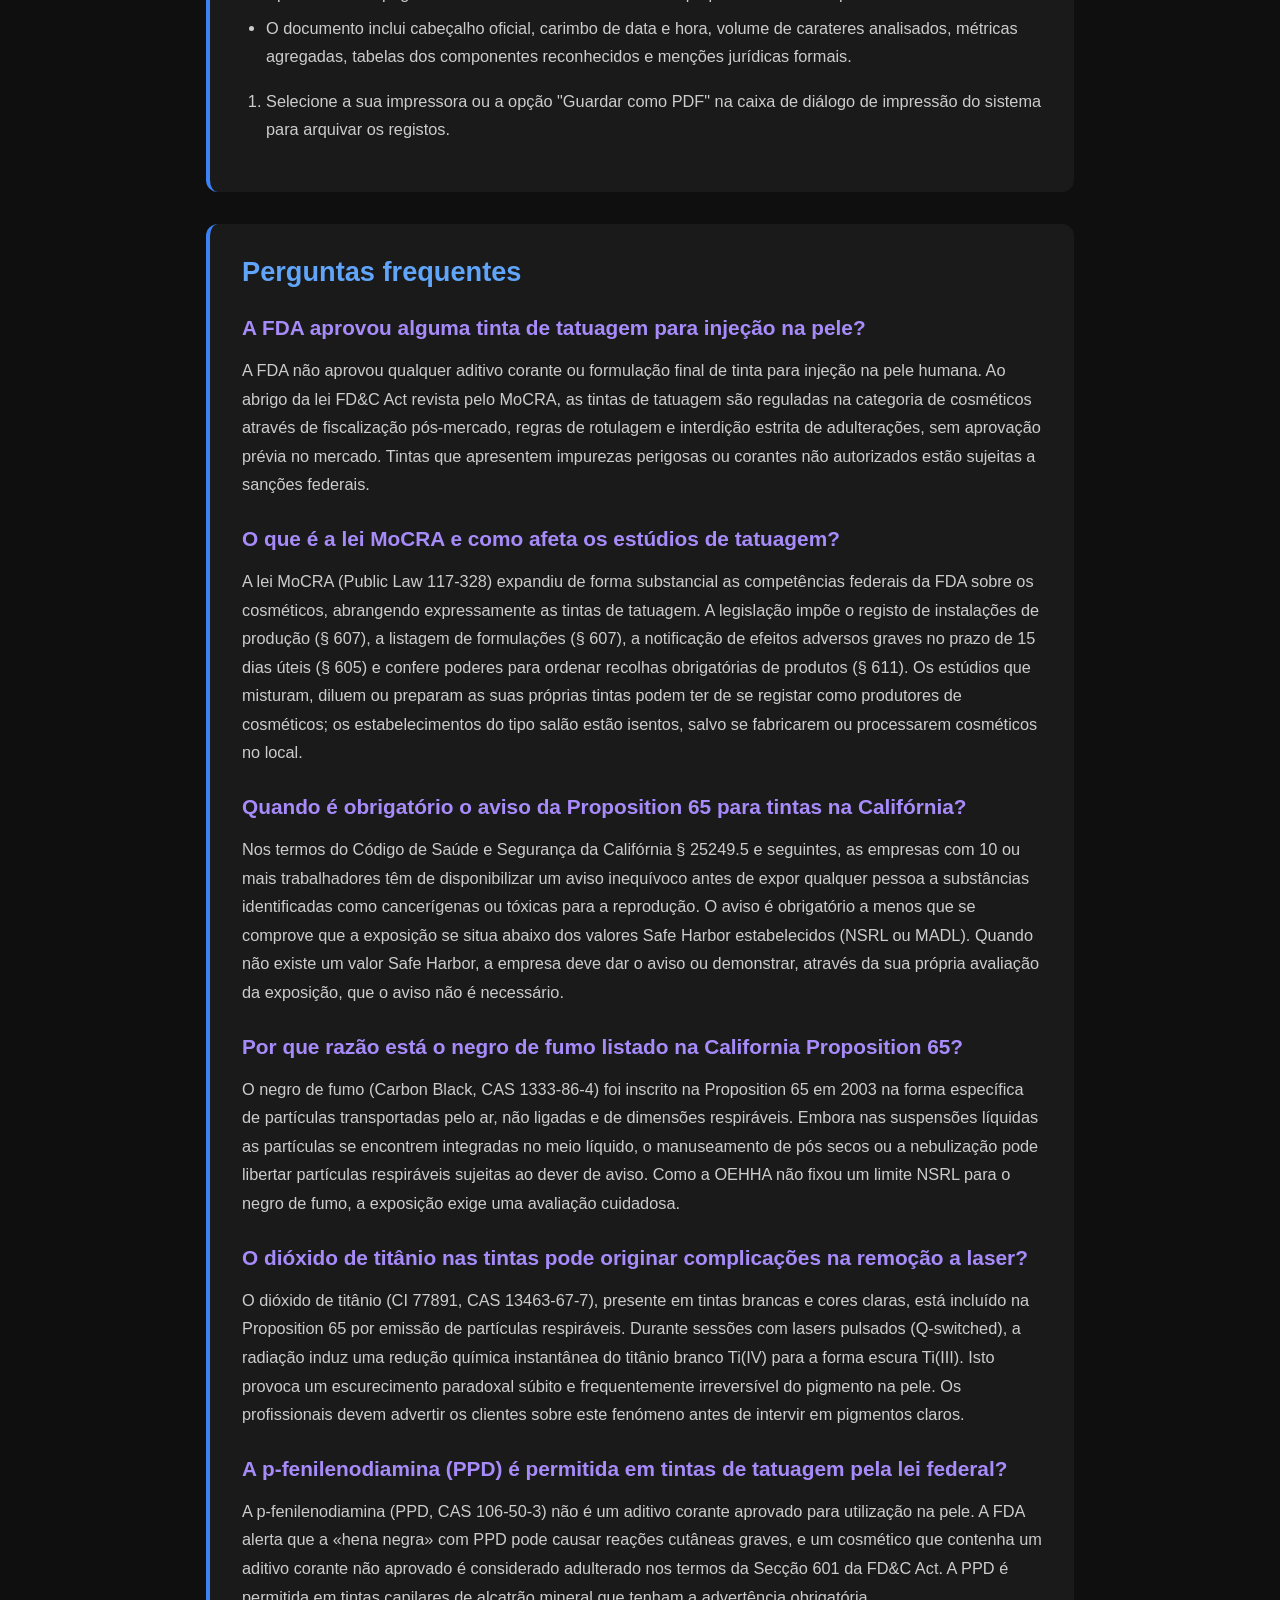
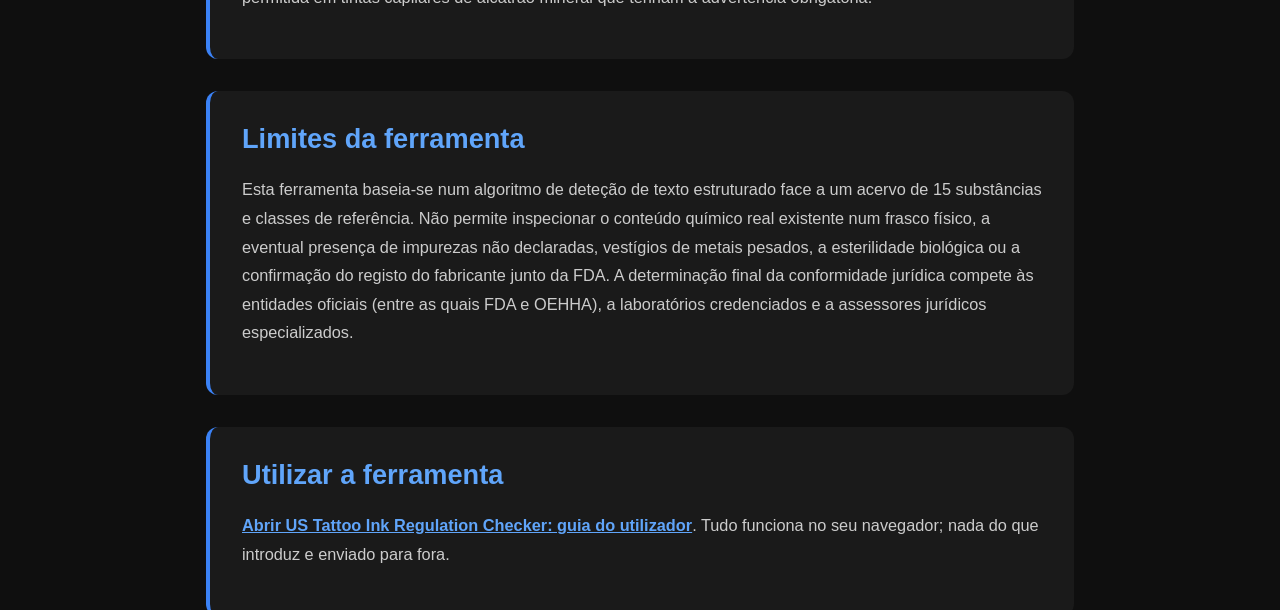
<file: documentation-pt.html>
<!DOCTYPE html>
<html lang="pt">
<head><meta name="robots" content="noindex,nofollow">
    <meta charset="UTF-8">
    <meta name="viewport" content="width=device-width, initial-scale=1.0">
    <title>US Tattoo Ink Regulation Checker: guia do utilizador Documentacao | Poli International</title>
    <meta name="description" content="A ferramenta US Tattoo Ink Regulation Checker avalia formulações de tintas de tatuagem, rótulos de frascos e listas de componentes de Fichas de Dados de Segurança (FDS) face aos requisitos da legislação federal MoCRA e aos limites de aviso químico da California Proposition 65 para tatuadores, piercers e responsáveis de estúdios.">
    <link rel="canonical" href="https://poliinternational.com/us-tattoo-ink-checker/">
    <style>
        body { background: #0f0f0f; color: #fff; font-family: -apple-system, BlinkMacSystemFont, "Segoe UI", Roboto, sans-serif; margin: 0; padding: 0; }
        body.in-iframe .doc-hero h1 { display: none; }
        * { box-sizing: border-box; }
        .entry-content { max-width: 900px; margin: 0 auto; padding: 2rem 1rem; }
        .doc-hero { background: linear-gradient(135deg, #3B82F6, #8B5CF6); padding: 3rem 2rem; text-align: center; border-radius: 0.75rem; margin-bottom: 2rem; }
        .doc-hero h1 { font-size: 2.2rem; margin: 0 0 1rem; font-weight: 700; }
        .doc-hero p { font-size: 1.15rem; color: #E0E7FF; margin: 0; }
        .doc-hero .v2 { display: inline-block; margin-bottom: 1rem; padding: 0.2rem 0.75rem; border-radius: 999px; background: #10B981; color: #04241a; font-weight: 800; font-size: 0.8rem; letter-spacing: 0.08em; }
        .doc-section { margin: 2rem 0; padding: 2rem; background: #1a1a1a; border-radius: 0.75rem; border-left: 4px solid #3B82F6; }
        .doc-section h2 { color: #60A5FA; font-size: 1.7rem; margin: 0 0 1.25rem; font-weight: 600; }
        .doc-section h3 { color: #A78BFA; font-size: 1.3rem; margin: 1.75rem 0 0.75rem; font-weight: 600; }
        .doc-section p, .doc-section li { color: #ccc; line-height: 1.75; font-size: 1.02rem; }
        .doc-section ul, .doc-section ol { padding-left: 1.5rem; }
        .doc-section li { margin: 0.4rem 0; }
        .doc-section code { background: #2a2a2a; padding: 0.1rem 0.35rem; border-radius: 0.25rem; font-size: 0.92em; }
        .doc-section a { color: #60A5FA; font-weight: 600; }
        .highlight-box { background: linear-gradient(135deg, #1E3A8A, #4C1D95); padding: 1.25rem 1.5rem; border-radius: 0.5rem; margin: 1.5rem 0; border-left: 4px solid #10B981; }
        .highlight-box p { color: #E0E7FF; margin: 0; }
        table { width: 100%; border-collapse: collapse; margin: 1.5rem 0; }
        th, td { padding: 0.75rem; text-align: left; border: 1px solid #333; vertical-align: top; }
        th { background: #2a2a2a; color: #60A5FA; }
        td { color: #ccc; }
        .doc-langs { display: flex; flex-wrap: wrap; gap: 0.4rem; margin: 0 0 1.5rem; font-size: 0.9rem; }
        .doc-langs a, .doc-langs span { padding: 0.3rem 0.7rem; border-radius: 999px; border: 1px solid #333; text-decoration: none; }
        .doc-langs a { color: #60A5FA; }
        .doc-langs span { background: #1E3A8A; color: #E0E7FF; border-color: #1E3A8A; font-weight: 700; }
    </style>
</head>
<body>
<script>if (window.self !== window.top) document.body.classList.add('in-iframe');</script>
    <div class="entry-content">
        <nav class="doc-langs" aria-label="Documentation language"><a lang="en" href="documentation.html">English</a><a lang="fr" href="documentation-fr.html">Francais</a><a lang="de" href="documentation-de.html">Deutsch</a><a lang="es" href="documentation-es.html">Espanol</a><a lang="it" href="documentation-it.html">Italiano</a><a lang="nl" href="documentation-nl.html">Nederlands</a><span lang="pt">Portugues</span><a lang="th" href="documentation-th.html">ไทย</a></nav>
        <div class="doc-hero">
            <span class="v2">V2</span>
            <h1>US Tattoo Ink Regulation Checker: guia do utilizador</h1>
            <p>A ferramenta US Tattoo Ink Regulation Checker avalia formulações de tintas de tatuagem, rótulos de frascos e listas de componentes de Fichas de Dados de Segurança (FDS) face aos requisitos da legislação federal MoCRA e aos limites de aviso químico da California Proposition 65 para tatuadores, piercers e responsáveis de estúdios.</p>
        </div>
        <div class="doc-section">
        <h2>Para que serve</h2>
        <p>Esta ferramenta disponibiliza uma verificação regulamentar executada integralmente no navegador no seu próprio dispositivo para tintas de tatuagem e pigmentos cosméticos utilizados nos Estados Unidos:</p>
        <ul>
        <li>Enquadramento federal MoCRA (Public Law 117-328), que abrange a fiscalização pós-comercialização contra adulteração, o registo de instalações, a listagem de produtos, a comunicação de efeitos adversos graves e os poderes de recolha obrigatória sob a autoridade da FDA.</li>
        <li>California Proposition 65 (Código de Saúde e Segurança da Califórnia § 25249.5 e seguintes), que exige avisos prévios antes de expor qualquer indivíduo a substâncias químicas catalogadas como cancerígenas ou tóxicas para a reprodução.</li>
        </ul>
        <p>Os utilizadores colam declarações de ingredientes, designações químicas, códigos Color Index (CI) ou números CAS para efetuar o confronto com uma seleção criteriosa de 15 substâncias e classes prioritárias.</p>
        </div>
        <div class="doc-section">
        <h2>A quem se destina</h2>
        <ul>
        <li>Tatuadores que pretendem verificar a composição das tintas e potenciais alergénios de contacto antes de iniciar uma sessão.</li>
        <li>Responsáveis de estúdios que mantêm registos de conformidade técnica e respondem a dúvidas de segurança apresentadas pelos clientes.</li>
        <li>Especialistas em maquilhagem definitiva e micropigmentação (PMU) que verificam veículos e pigmentos segundo os padrões federais.</li>
        <li>Artistas convidados que trabalham em diferentes jurisdições e necessitam de comprovar o cumprimento das normas federais e da Califórnia.</li>
        </ul>
        </div>
        <div class="doc-section">
        <h2>Como utilizar</h2>
        <h3>Alterar o idioma e o tema visual</h3>
        <ol>
        <li>Clique em <code>Idioma da interface</code> na barra de navegação superior.</li>
        <li>Selecione o idioma pretendido no menu pendente.</li>
        <li>Clique em <code>Mudar para tema escuro</code> ou em <code>Mudar para tema claro</code> para regular o contraste do ecrã no seu espaço de trabalho.</li>
        </ol>
        <h3>Analisar listas de ingredientes e Fichas de Dados de Segurança</h3>
        <ol>
        <li>Localize a área com a indicação <code>Cole a secção 3 da Ficha de Dados de Segurança (FDS), o rótulo do frasco ou o texto dos ingredientes</code>.</li>
        <li>Cole o texto na caixa onde surge <code>Cole ingredientes, nomes químicos ou números CAS (ex. CAS 1333-86-4, CI 77891, Dióxido de titânio, Chumbo, Níquel, Tolueno)...</code>.</li>
        <li>Verifique o contador <code>{count} caracteres introduzidos</code> para confirmar a correta inserção do texto.</li>
        <li>Clique em <code>Analisar texto de ingredientes</code> para processar a verificação contra a base de dados.</li>
        <li>Clique em <code>Limpar introdução</code> a qualquer momento para apagar o conteúdo da caixa.</li>
        </ol>
        <h3>Avaliar os resultados e os indicadores de síntese</h3>
        <ol>
        <li>Consulte o painel <code>Resumo dos resultados da triagem</code> para obter uma panorâmica numérica geral.</li>
        <li>Confirme o universo de referência: <code>Base de dados de referência: {count} substâncias</code>.</li>
        <li>Verifique o total de ocorrências: <code>Identificadas no texto submetido: {count} de {total} ({percent} %)</code>.</li>
        <li>Avalie a distribuição jurídica: <code>Sujeitas ao enquadramento federal MoCRA: {count}</code> e <code>Listadas na Proposition 65 da Califórnia: {count}</code>.</li>
        <li>Clique em <code>Ver detalhes do MoCRA →</code> ou em <code>Ver níveis Safe Harbor da Prop 65 →</code> para aceder às secções detalhadas.</li>
        </ol>
        <h3>Navegar pelos requisitos federais da lei MoCRA</h3>
        <ol>
        <li>Aceda à secção <code>Enquadramento federal MoCRA e posição de não aprovação da FDA</code> que referencia a <code>Public Law 117-328 (Lei de modernização da regulação de cosméticos de 2022)</code>.</li>
        <li>Leia o conteúdo de <code>Posição regulamentar oficial da FDA sobre tintas de tatuagem</code> sobre a proibição de adulteração em oposição a uma aprovação prévia.</li>
        <li>Conheça os pilares estatutários: <code>Registo de instalações (§ 607)</code>, <code>Listagem de produtos cosméticos (§ 607)</code>, <code>Comunicação de efeitos adversos graves em 15 dias (§ 605)</code>, <code>Poder de recolha obrigatória (§ 611)</code> e <code>Requisitos de rotulagem (§ 609)</code>.</li>
        <li>Consulte a tabela <code>Estatuto federal MoCRA para os ingredientes identificados</code> para cada componente detetado.</li>
        </ol>
        <h3>Verificar os níveis Safe Harbor da California Proposition 65</h3>
        <ol>
        <li>Consulte o bloco <code>California Proposition 65 (Lei de água potável segura e fiscalização de substâncias tóxicas)</code> com menção ao <code>Código de Saúde e Segurança da Califórnia § 25249.5 e seguintes</code>.</li>
        <li>Leia os termos de <code>O dever de aviso da Proposition 65</code> aplicáveis a empresas com 10 ou mais trabalhadores.</li>
        <li>Analise a tabela <code>Correspondências da California Proposition 65 no texto submetido</code> para verificar os parâmetros toxicológicos e os valores de referência.</li>
        <li>Anote os valores de exposição <code>NSRL</code> ou <code>MADL</code>, ou a menção <code>Nenhum nível Safe Harbor estabelecido pela OEHHA</code>.</li>
        <li>Clique em <code>Fonte primária OEHHA →</code> para abrir os registos oficiais do estado da Califórnia.</li>
        </ol>
        <h3>Explorar e filtrar a base de dados de referência</h3>
        <ol>
        <li>Desloque a página até à tabela <code>Base de dados de referência para triagem (15 substâncias / classes)</code> com o subtítulo <code>Obtida diretamente da FDA Cosmetics (MoCRA) e da OEHHA Title 27 CCR</code>.</li>
        <li>Filtre os registos através dos botões <code>Todas as jurisdições</code>, <code>MoCRA federal</code> ou <code>Prop 65 Califórnia</code>.</li>
        <li>Escreva palavras-chave no campo <code>Filtrar substâncias por nome, CAS ou CI...</code>.</li>
        <li>Controle o número de registos exibidos em <code>A apresentar {count} de {total}</code>.</li>
        </ol>
        </div>
        <div class="doc-section">
        <h2>O que a ferramenta não faz</h2>
        <p>Para delimitar rigorosamente o seu âmbito operacional, esta ferramenta não desempenha as seguintes tarefas:</p>
        <ul>
        <li>Calcular a taxa de libertação de níquel de agulhas de piercing, joalharia corporal ou grips de tatuagem. Utilize o Nickel Release Calculator em https://poliinternational.com/nickel-release-calculator/</li>
        <li>Validar certificados de corrida de fundição ou normas de ligas para implantes como ASTM F136 ou ISO 5832-3. Utilize o Material Certification Checker em https://poliinternational.com/material-certification-checker/</li>
        <li>Descodificar a totalidade dos ingredientes cosméticos mundiais fora da sua seleção de 15 substâncias. Utilize o Tattoo Ink Ingredient Decoder em https://poliinternational.com/ink-ingredient-decoder/</li>
        <li>Avaliar pigmentos segundo o Anexo XVII entrada 75 do regulamento europeu REACH ou a lista de substâncias SVHC. Utilize o EU REACH SVHC Pigment Checker em https://poliinternational.com/reach-svhc-checker/</li>
        <li>Conceder qualquer tipo de aprovação da FDA, dado que a FDA não aprova aditivos corantes para injeção na derme.</li>
        <li>Submeter registos de estabelecimentos ou listagens de produtos na plataforma oficial FDA Cosmetics Direct.</li>
        <li>Realizar ensaios químicos laboratoriais em frascos físicos de tinta.</li>
        <li>Prestar aconselhamento jurídico particular ou garantias formais de imunidade legal.</li>
        </ul>
        </div>
        <div class="doc-section">
        <h2>Onde residem os seus dados</h2>
        <p>Todos os cálculos e verificações decorrem exclusivamente no navegador no seu próprio dispositivo. Não existe qualquer envio de dados para servidores externos ou ferramentas de monitorização analítica. O texto colado permanece unicamente na memória volátil da sessão. Ao clicar em <code>Limpar introdução</code>, atualizar o navegador ou fechar o separador, todos os dados introduzidos são eliminados definitivamente. A impressão envia o documento diretamente para o gestor de impressão do seu sistema operativo sem gravar ficheiros locais no disco.</p>
        </div>
        <div class="doc-section">
        <h2>Impressão e exportação</h2>
        <p>Pode produzir documentação em papel ou gerar ficheiros digitais em formato PDF para os registos de controlo do estúdio:</p>
        <ol>
        <li>Clique em <code>Imprimir relatório</code> no cabeçalho ou em <code>Imprimir relatório de triagem</code> no menu de navegação.</li>
        <li>O sistema de impressão formata o relatório através de uma folha de estilos específica:</li>
        </ol>
        <ul>
        <li>Menus de navegação, seletores de tema visual e botões operacionais são omitidos.</li>
        <li>Aplica-se uma tipografia monocromática contrastada e limpa para leitura em suporte físico.</li>
        <li>O documento inclui cabeçalho oficial, carimbo de data e hora, volume de carateres analisados, métricas agregadas, tabelas dos componentes reconhecidos e menções jurídicas formais.</li>
        </ul>
        <ol>
        <li>Selecione a sua impressora ou a opção "Guardar como PDF" na caixa de diálogo de impressão do sistema para arquivar os registos.</li>
        </ol>
        </div>
        <div class="doc-section">
        <h2>Perguntas frequentes</h2>
        <h3>A FDA aprovou alguma tinta de tatuagem para injeção na pele?</h3>
        <p>A FDA não aprovou qualquer aditivo corante ou formulação final de tinta para injeção na pele humana. Ao abrigo da lei FD&amp;C Act revista pelo MoCRA, as tintas de tatuagem são reguladas na categoria de cosméticos através de fiscalização pós-mercado, regras de rotulagem e interdição estrita de adulterações, sem aprovação prévia no mercado. Tintas que apresentem impurezas perigosas ou corantes não autorizados estão sujeitas a sanções federais.</p>
        <h3>O que é a lei MoCRA e como afeta os estúdios de tatuagem?</h3>
        <p>A lei MoCRA (Public Law 117-328) expandiu de forma substancial as competências federais da FDA sobre os cosméticos, abrangendo expressamente as tintas de tatuagem. A legislação impõe o registo de instalações de produção (§ 607), a listagem de formulações (§ 607), a notificação de efeitos adversos graves no prazo de 15 dias úteis (§ 605) e confere poderes para ordenar recolhas obrigatórias de produtos (§ 611). Os estúdios que misturam, diluem ou preparam as suas próprias tintas podem ter de se registar como produtores de cosméticos; os estabelecimentos do tipo salão estão isentos, salvo se fabricarem ou processarem cosméticos no local.</p>
        <h3>Quando é obrigatório o aviso da Proposition 65 para tintas na Califórnia?</h3>
        <p>Nos termos do Código de Saúde e Segurança da Califórnia § 25249.5 e seguintes, as empresas com 10 ou mais trabalhadores têm de disponibilizar um aviso inequívoco antes de expor qualquer pessoa a substâncias identificadas como cancerígenas ou tóxicas para a reprodução. O aviso é obrigatório a menos que se comprove que a exposição se situa abaixo dos valores Safe Harbor estabelecidos (NSRL ou MADL). Quando não existe um valor Safe Harbor, a empresa deve dar o aviso ou demonstrar, através da sua própria avaliação da exposição, que o aviso não é necessário.</p>
        <h3>Por que razão está o negro de fumo listado na California Proposition 65?</h3>
        <p>O negro de fumo (Carbon Black, CAS 1333-86-4) foi inscrito na Proposition 65 em 2003 na forma específica de partículas transportadas pelo ar, não ligadas e de dimensões respiráveis. Embora nas suspensões líquidas as partículas se encontrem integradas no meio líquido, o manuseamento de pós secos ou a nebulização pode libertar partículas respiráveis sujeitas ao dever de aviso. Como a OEHHA não fixou um limite NSRL para o negro de fumo, a exposição exige uma avaliação cuidadosa.</p>
        <h3>O dióxido de titânio nas tintas pode originar complicações na remoção a laser?</h3>
        <p>O dióxido de titânio (CI 77891, CAS 13463-67-7), presente em tintas brancas e cores claras, está incluído na Proposition 65 por emissão de partículas respiráveis. Durante sessões com lasers pulsados (Q-switched), a radiação induz uma redução química instantânea do titânio branco Ti(IV) para a forma escura Ti(III). Isto provoca um escurecimento paradoxal súbito e frequentemente irreversível do pigmento na pele. Os profissionais devem advertir os clientes sobre este fenómeno antes de intervir em pigmentos claros.</p>
        <h3>A p-fenilenodiamina (PPD) é permitida em tintas de tatuagem pela lei federal?</h3>
        <p>A p-fenilenodiamina (PPD, CAS 106-50-3) não é um aditivo corante aprovado para utilização na pele. A FDA alerta que a «hena negra» com PPD pode causar reações cutâneas graves, e um cosmético que contenha um aditivo corante não aprovado é considerado adulterado nos termos da Secção 601 da FD&amp;C Act. A PPD é permitida em tintas capilares de alcatrão mineral que tenham a advertência obrigatória.</p>
        </div>
        <div class="doc-section">
        <h2>Limites da ferramenta</h2>
        <p>Esta ferramenta baseia-se num algoritmo de deteção de texto estruturado face a um acervo de 15 substâncias e classes de referência. Não permite inspecionar o conteúdo químico real existente num frasco físico, a eventual presença de impurezas não declaradas, vestígios de metais pesados, a esterilidade biológica ou a confirmação do registo do fabricante junto da FDA. A determinação final da conformidade jurídica compete às entidades oficiais (entre as quais FDA e OEHHA), a laboratórios credenciados e a assessores jurídicos especializados.</p>
        </div>
        <div class="doc-section">
            <h2>Utilizar a ferramenta</h2>
            <p><a href="https://poliinternational.com/us-tattoo-ink-checker/" target="_top">Abrir US Tattoo Ink Regulation Checker: guia do utilizador</a>. Tudo funciona no seu navegador; nada do que introduz e enviado para fora.</p>
        </div>
    </div>
</body>
</html>
</file>
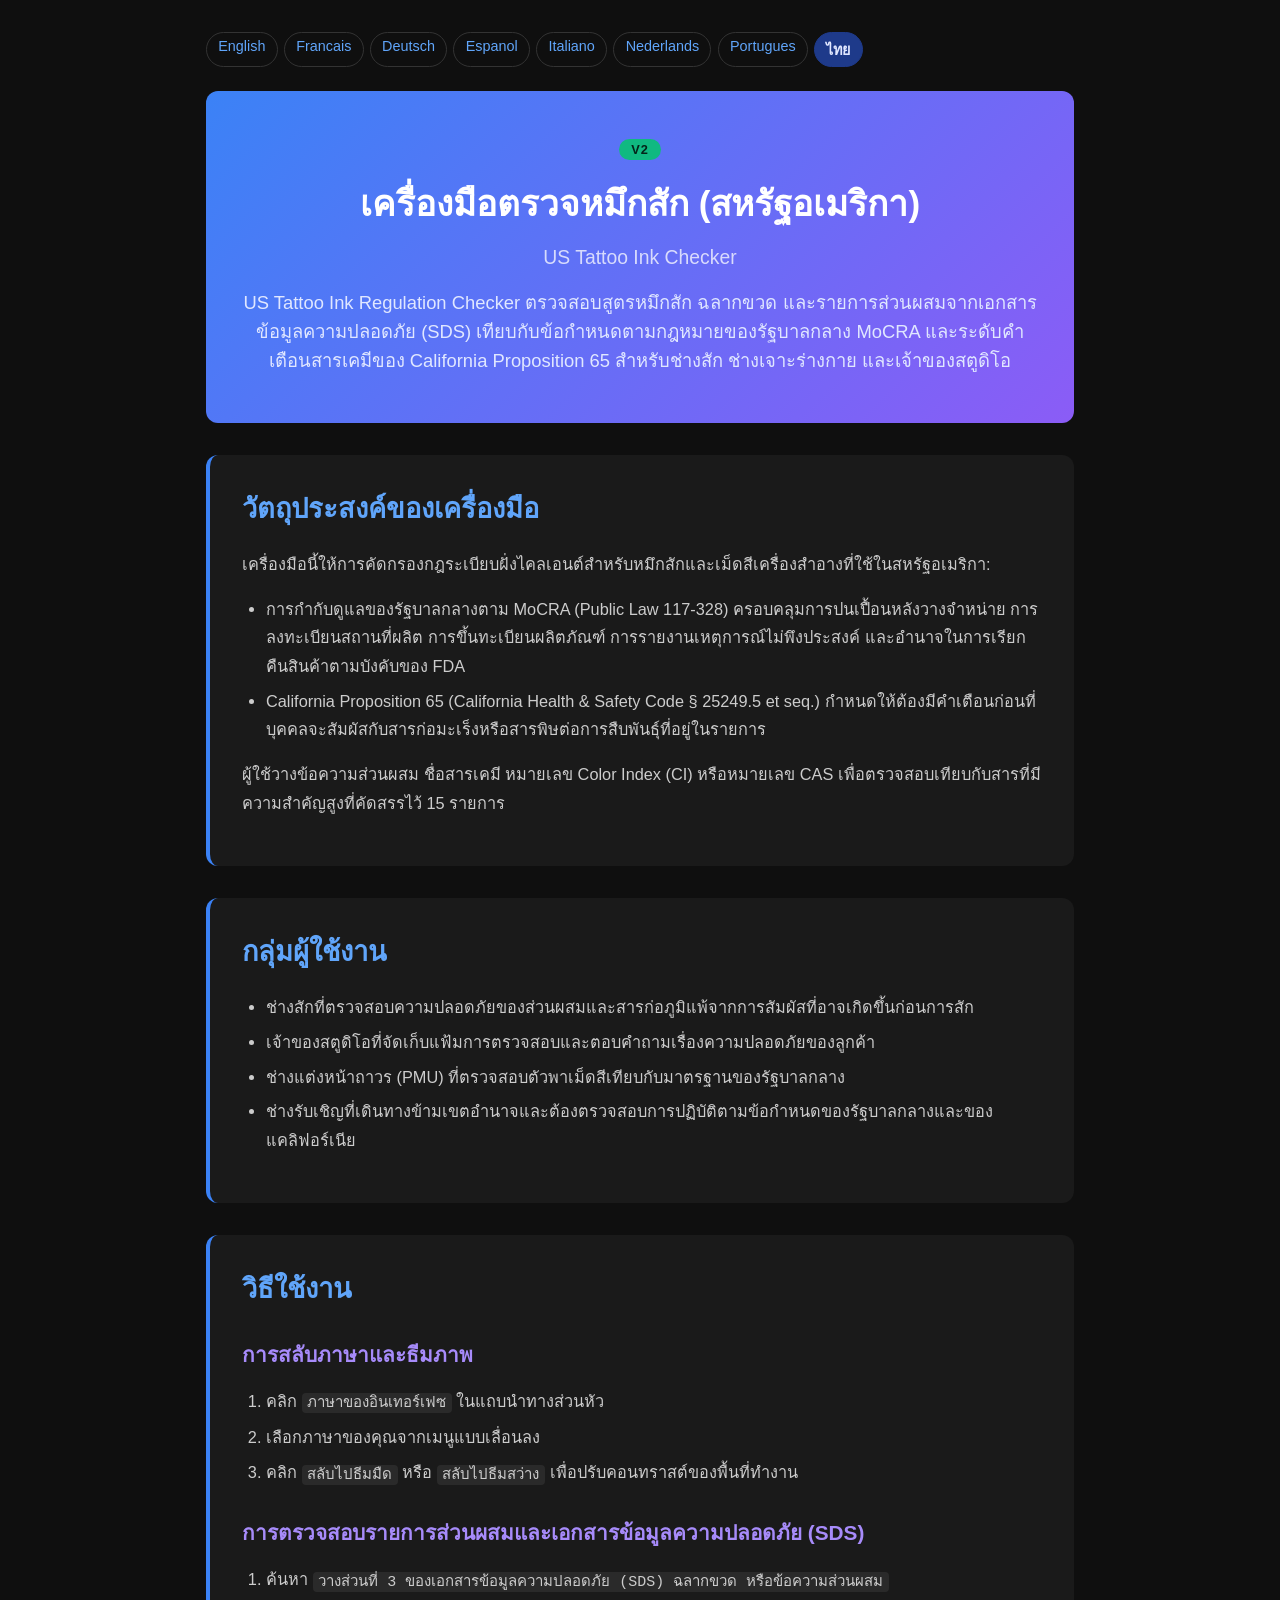
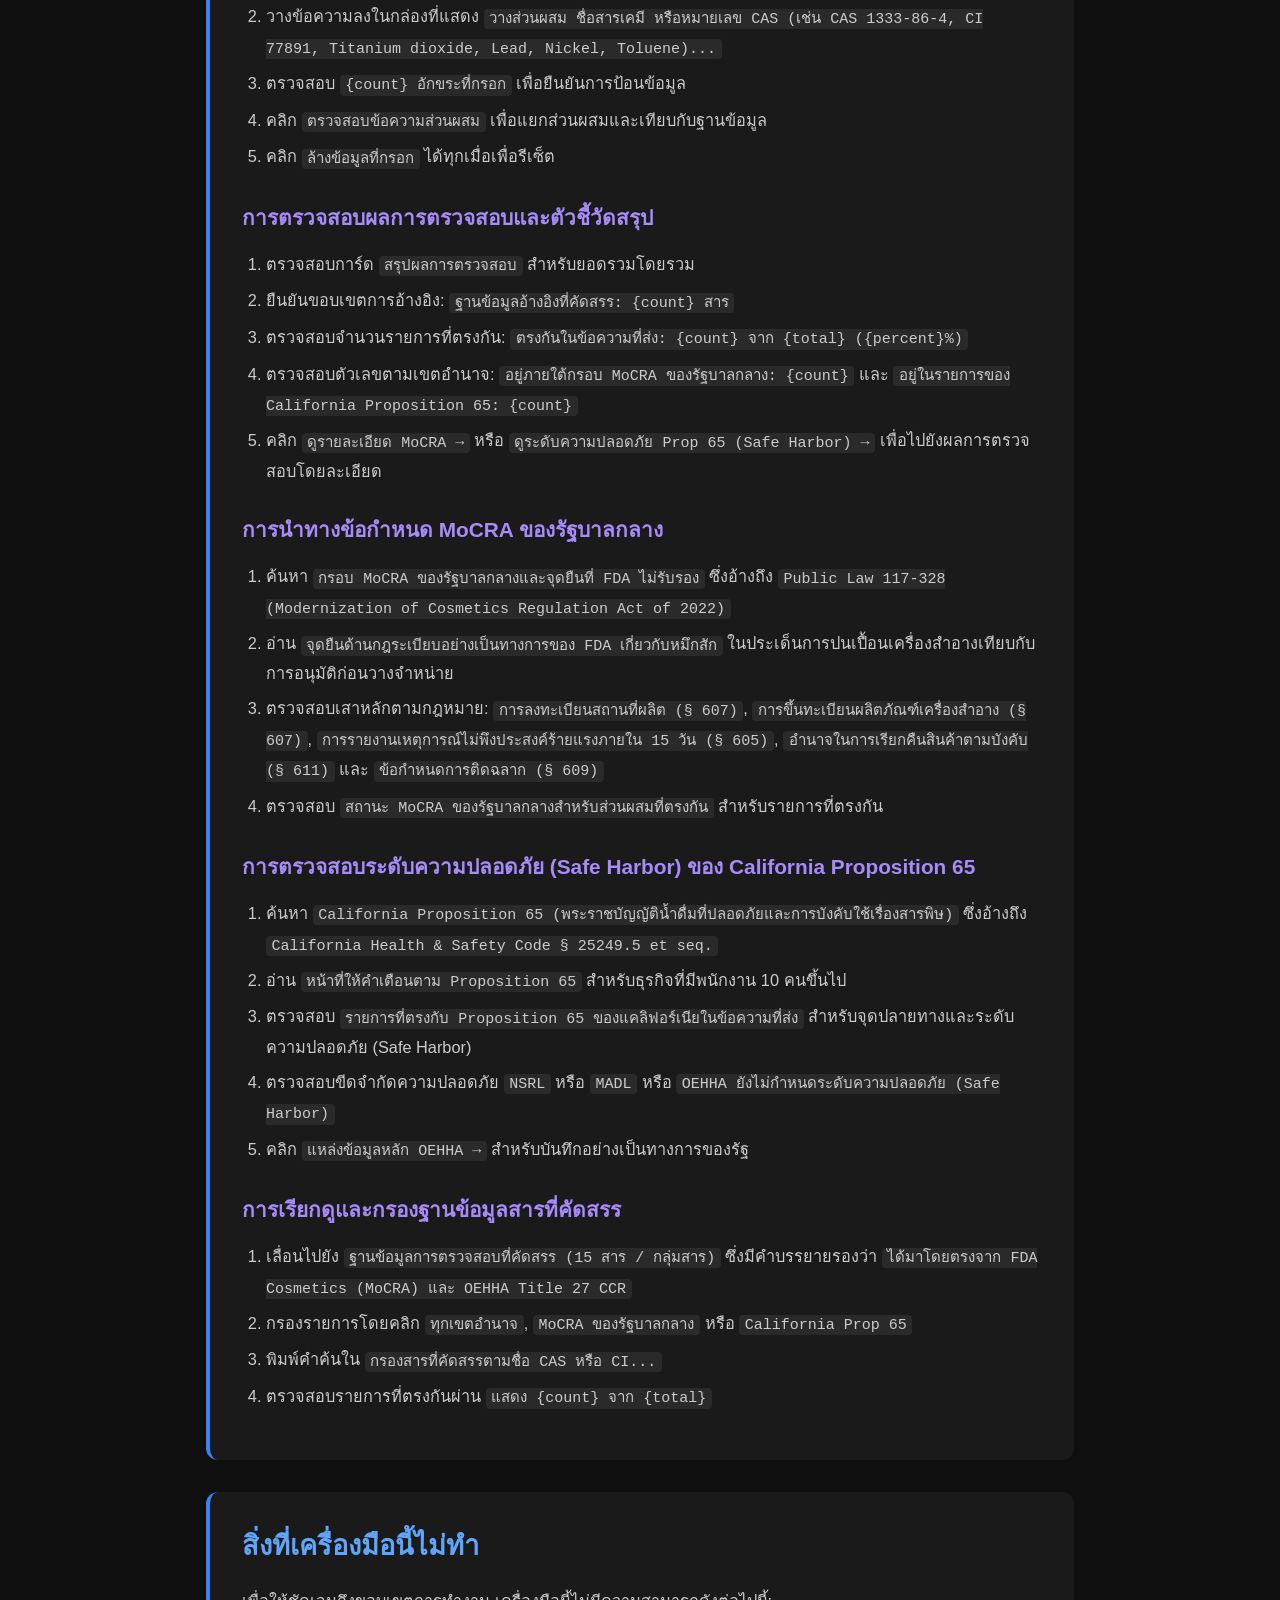
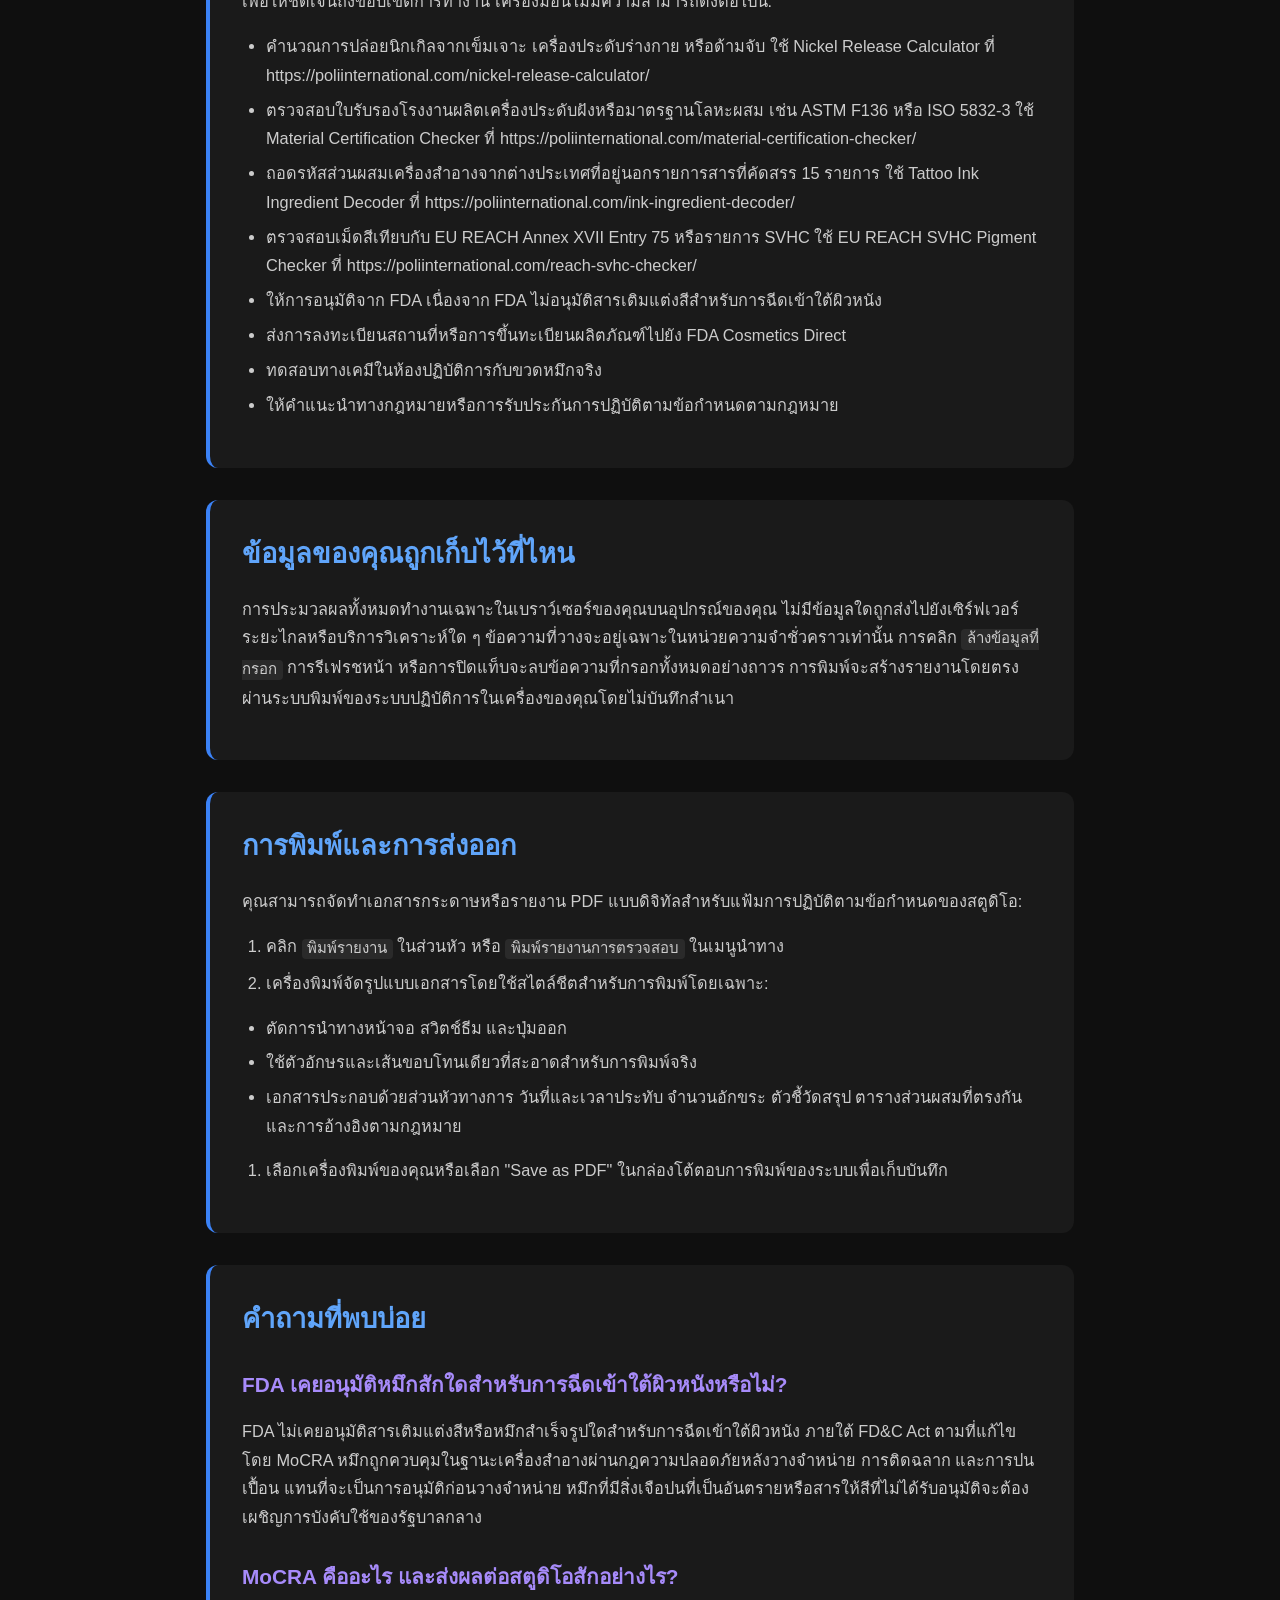
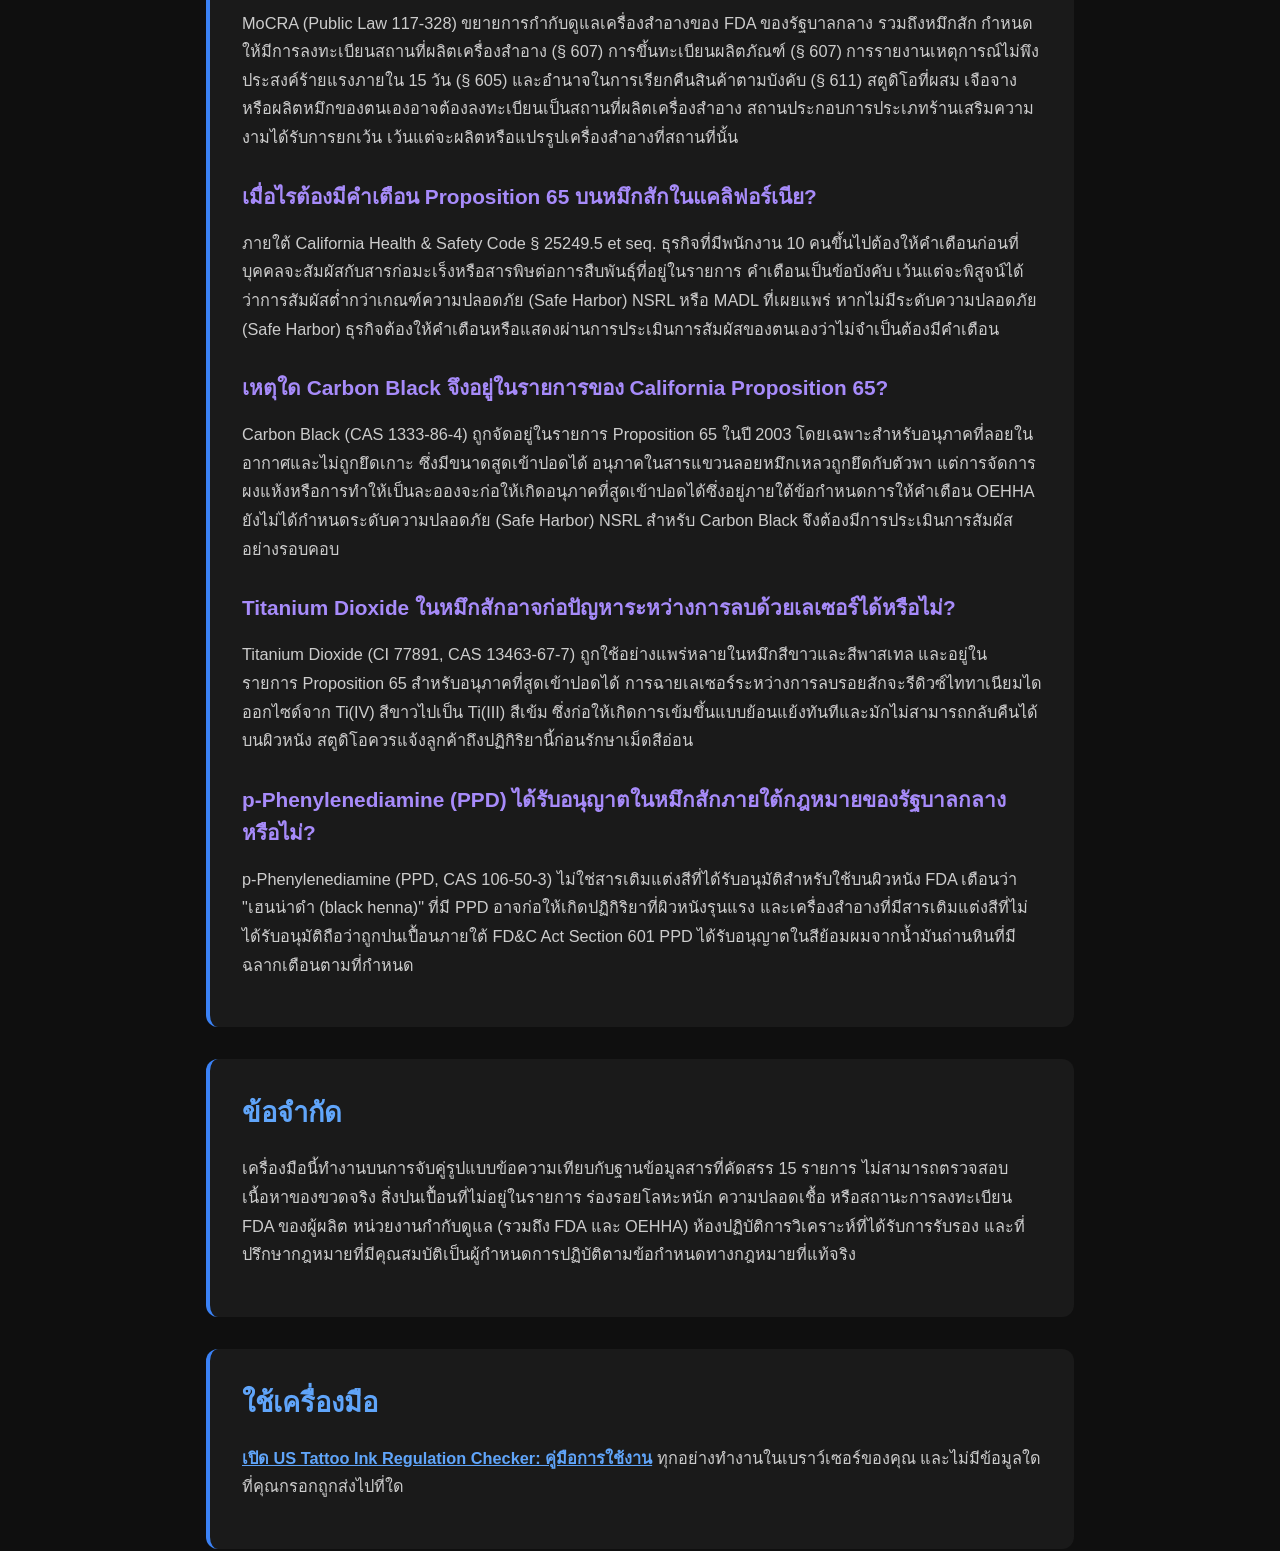
<file: documentation-th.html>
<!DOCTYPE html>
<html lang="th">
<head><meta name="robots" content="noindex,nofollow">
    <meta charset="UTF-8">
    <meta name="viewport" content="width=device-width, initial-scale=1.0">
    <title>US Tattoo Ink Regulation Checker: คู่มือการใช้งาน | Poli International</title>
    <meta name="description" content="US Tattoo Ink Regulation Checker ตรวจสอบสูตรหมึกสัก ฉลากขวด และรายการส่วนผสมจากเอกสารข้อมูลความปลอดภัย (SDS) เทียบกับข้อกำหนดตามกฎหมายของรัฐบาลกลาง MoCRA และระดับคำเตือนสารเคมีของ California Proposition 65 สำหรับช่างสัก ช่างเจาะร่างกาย และเจ้าของสตูดิโอ">
    <link rel="canonical" href="https://poliinternational.com/us-tattoo-ink-checker/">
    <style>
        body { background: #0f0f0f; color: #fff; font-family: -apple-system, BlinkMacSystemFont, "Segoe UI", Roboto, sans-serif; margin: 0; padding: 0; }
        body.in-iframe .doc-hero h1 { display: none; }
        * { box-sizing: border-box; }
        .entry-content { max-width: 900px; margin: 0 auto; padding: 2rem 1rem; }
        .doc-hero { background: linear-gradient(135deg, #3B82F6, #8B5CF6); padding: 3rem 2rem; text-align: center; border-radius: 0.75rem; margin-bottom: 2rem; }
        .doc-hero h1 { font-size: 2.2rem; margin: 0 0 1rem; font-weight: 700; }
        .doc-hero p { font-size: 1.15rem; color: #E0E7FF; margin: 0; }
        .doc-hero .v2 { display: inline-block; margin-bottom: 1rem; padding: 0.2rem 0.75rem; border-radius: 999px; background: #10B981; color: #04241a; font-weight: 800; font-size: 0.8rem; letter-spacing: 0.08em; }
        .doc-section { margin: 2rem 0; padding: 2rem; background: #1a1a1a; border-radius: 0.75rem; border-left: 4px solid #3B82F6; }
        .doc-section h2 { color: #60A5FA; font-size: 1.7rem; margin: 0 0 1.25rem; font-weight: 600; }
        .doc-section h3 { color: #A78BFA; font-size: 1.3rem; margin: 1.75rem 0 0.75rem; font-weight: 600; }
        .doc-section p, .doc-section li { color: #ccc; line-height: 1.75; font-size: 1.02rem; }
        .doc-section ul, .doc-section ol { padding-left: 1.5rem; }
        .doc-section li { margin: 0.4rem 0; }
        .doc-section code { background: #2a2a2a; padding: 0.1rem 0.35rem; border-radius: 0.25rem; font-size: 0.92em; }
        .doc-section a { color: #60A5FA; font-weight: 600; }
        .highlight-box { background: linear-gradient(135deg, #1E3A8A, #4C1D95); padding: 1.25rem 1.5rem; border-radius: 0.5rem; margin: 1.5rem 0; border-left: 4px solid #10B981; }
        .highlight-box p { color: #E0E7FF; margin: 0; }
        table { width: 100%; border-collapse: collapse; margin: 1.5rem 0; }
        th, td { padding: 0.75rem; text-align: left; border: 1px solid #333; vertical-align: top; }
        th { background: #2a2a2a; color: #60A5FA; }
        td { color: #ccc; }
        .doc-langs { display: flex; flex-wrap: wrap; gap: 0.4rem; margin: 0 0 1.5rem; font-size: 0.9rem; }
        .doc-langs a, .doc-langs span { padding: 0.3rem 0.7rem; border-radius: 999px; border: 1px solid #333; text-decoration: none; }
        .doc-langs a { color: #60A5FA; }
        .doc-langs span { background: #1E3A8A; color: #E0E7FF; border-color: #1E3A8A; font-weight: 700; }
    </style>
</head>
<body>
<script>if (window.self !== window.top) document.body.classList.add('in-iframe');</script>
    <div class="entry-content">
        <nav class="doc-langs" aria-label="ภาษาของเอกสาร"><a lang="en" href="documentation.html">English</a><a lang="fr" href="documentation-fr.html">Francais</a><a lang="de" href="documentation-de.html">Deutsch</a><a lang="es" href="documentation-es.html">Espanol</a><a lang="it" href="documentation-it.html">Italiano</a><a lang="nl" href="documentation-nl.html">Nederlands</a><a lang="pt" href="documentation-pt.html">Portugues</a><span lang="th">ไทย</span></nav>
        <div class="doc-hero">
            <span class="v2">V2</span>
            <h1>เครื่องมือตรวจหมึกสัก (สหรัฐอเมริกา)<br><small lang="en" style="font-size:0.55em;font-weight:500;opacity:0.75;">US Tattoo Ink Checker</small></h1>
            <p>US Tattoo Ink Regulation Checker ตรวจสอบสูตรหมึกสัก ฉลากขวด และรายการส่วนผสมจากเอกสารข้อมูลความปลอดภัย (SDS) เทียบกับข้อกำหนดตามกฎหมายของรัฐบาลกลาง MoCRA และระดับคำเตือนสารเคมีของ California Proposition 65 สำหรับช่างสัก ช่างเจาะร่างกาย และเจ้าของสตูดิโอ</p>
        </div>
        <div class="doc-section">
        <h2>วัตถุประสงค์ของเครื่องมือ</h2>
        <p>เครื่องมือนี้ให้การคัดกรองกฎระเบียบฝั่งไคลเอนต์สำหรับหมึกสักและเม็ดสีเครื่องสำอางที่ใช้ในสหรัฐอเมริกา:</p>
        <ul>
        <li>การกำกับดูแลของรัฐบาลกลางตาม MoCRA (Public Law 117-328) ครอบคลุมการปนเปื้อนหลังวางจำหน่าย การลงทะเบียนสถานที่ผลิต การขึ้นทะเบียนผลิตภัณฑ์ การรายงานเหตุการณ์ไม่พึงประสงค์ และอำนาจในการเรียกคืนสินค้าตามบังคับของ FDA</li>
        <li>California Proposition 65 (California Health &amp; Safety Code § 25249.5 et seq.) กำหนดให้ต้องมีคำเตือนก่อนที่บุคคลจะสัมผัสกับสารก่อมะเร็งหรือสารพิษต่อการสืบพันธุ์ที่อยู่ในรายการ</li>
        </ul>
        <p>ผู้ใช้วางข้อความส่วนผสม ชื่อสารเคมี หมายเลข Color Index (CI) หรือหมายเลข CAS เพื่อตรวจสอบเทียบกับสารที่มีความสำคัญสูงที่คัดสรรไว้ 15 รายการ</p>
        </div>
        <div class="doc-section">
        <h2>กลุ่มผู้ใช้งาน</h2>
        <ul>
        <li>ช่างสักที่ตรวจสอบความปลอดภัยของส่วนผสมและสารก่อภูมิแพ้จากการสัมผัสที่อาจเกิดขึ้นก่อนการสัก</li>
        <li>เจ้าของสตูดิโอที่จัดเก็บแฟ้มการตรวจสอบและตอบคำถามเรื่องความปลอดภัยของลูกค้า</li>
        <li>ช่างแต่งหน้าถาวร (PMU) ที่ตรวจสอบตัวพาเม็ดสีเทียบกับมาตรฐานของรัฐบาลกลาง</li>
        <li>ช่างรับเชิญที่เดินทางข้ามเขตอำนาจและต้องตรวจสอบการปฏิบัติตามข้อกำหนดของรัฐบาลกลางและของแคลิฟอร์เนีย</li>
        </ul>
        </div>
        <div class="doc-section">
        <h2>วิธีใช้งาน</h2>
        <h3>การสลับภาษาและธีมภาพ</h3>
        <ol>
        <li>คลิก <code>ภาษาของอินเทอร์เฟซ</code> ในแถบนำทางส่วนหัว</li>
        <li>เลือกภาษาของคุณจากเมนูแบบเลื่อนลง</li>
        <li>คลิก <code>สลับไปธีมมืด</code> หรือ <code>สลับไปธีมสว่าง</code> เพื่อปรับคอนทราสต์ของพื้นที่ทำงาน</li>
        </ol>
        <h3>การตรวจสอบรายการส่วนผสมและเอกสารข้อมูลความปลอดภัย (SDS)</h3>
        <ol>
        <li>ค้นหา <code>วางส่วนที่ 3 ของเอกสารข้อมูลความปลอดภัย (SDS) ฉลากขวด หรือข้อความส่วนผสม</code></li>
        <li>วางข้อความลงในกล่องที่แสดง <code>วางส่วนผสม ชื่อสารเคมี หรือหมายเลข CAS (เช่น CAS 1333-86-4, CI 77891, Titanium dioxide, Lead, Nickel, Toluene)...</code></li>
        <li>ตรวจสอบ <code>{count} อักขระที่กรอก</code> เพื่อยืนยันการป้อนข้อมูล</li>
        <li>คลิก <code>ตรวจสอบข้อความส่วนผสม</code> เพื่อแยกส่วนผสมและเทียบกับฐานข้อมูล</li>
        <li>คลิก <code>ล้างข้อมูลที่กรอก</code> ได้ทุกเมื่อเพื่อรีเซ็ต</li>
        </ol>
        <h3>การตรวจสอบผลการตรวจสอบและตัวชี้วัดสรุป</h3>
        <ol>
        <li>ตรวจสอบการ์ด <code>สรุปผลการตรวจสอบ</code> สำหรับยอดรวมโดยรวม</li>
        <li>ยืนยันขอบเขตการอ้างอิง: <code>ฐานข้อมูลอ้างอิงที่คัดสรร: {count} สาร</code></li>
        <li>ตรวจสอบจำนวนรายการที่ตรงกัน: <code>ตรงกันในข้อความที่ส่ง: {count} จาก {total} ({percent}%)</code></li>
        <li>ตรวจสอบตัวเลขตามเขตอำนาจ: <code>อยู่ภายใต้กรอบ MoCRA ของรัฐบาลกลาง: {count}</code> และ <code>อยู่ในรายการของ California Proposition 65: {count}</code></li>
        <li>คลิก <code>ดูรายละเอียด MoCRA →</code> หรือ <code>ดูระดับความปลอดภัย Prop 65 (Safe Harbor) →</code> เพื่อไปยังผลการตรวจสอบโดยละเอียด</li>
        </ol>
        <h3>การนำทางข้อกำหนด MoCRA ของรัฐบาลกลาง</h3>
        <ol>
        <li>ค้นหา <code>กรอบ MoCRA ของรัฐบาลกลางและจุดยืนที่ FDA ไม่รับรอง</code> ซึ่งอ้างถึง <code>Public Law 117-328 (Modernization of Cosmetics Regulation Act of 2022)</code></li>
        <li>อ่าน <code>จุดยืนด้านกฎระเบียบอย่างเป็นทางการของ FDA เกี่ยวกับหมึกสัก</code> ในประเด็นการปนเปื้อนเครื่องสำอางเทียบกับการอนุมัติก่อนวางจำหน่าย</li>
        <li>ตรวจสอบเสาหลักตามกฎหมาย: <code>การลงทะเบียนสถานที่ผลิต (§ 607)</code>, <code>การขึ้นทะเบียนผลิตภัณฑ์เครื่องสำอาง (§ 607)</code>, <code>การรายงานเหตุการณ์ไม่พึงประสงค์ร้ายแรงภายใน 15 วัน (§ 605)</code>, <code>อำนาจในการเรียกคืนสินค้าตามบังคับ (§ 611)</code> และ <code>ข้อกำหนดการติดฉลาก (§ 609)</code></li>
        <li>ตรวจสอบ <code>สถานะ MoCRA ของรัฐบาลกลางสำหรับส่วนผสมที่ตรงกัน</code> สำหรับรายการที่ตรงกัน</li>
        </ol>
        <h3>การตรวจสอบระดับความปลอดภัย (Safe Harbor) ของ California Proposition 65</h3>
        <ol>
        <li>ค้นหา <code>California Proposition 65 (พระราชบัญญัติน้ำดื่มที่ปลอดภัยและการบังคับใช้เรื่องสารพิษ)</code> ซึ่งอ้างถึง <code>California Health &amp; Safety Code § 25249.5 et seq.</code></li>
        <li>อ่าน <code>หน้าที่ให้คำเตือนตาม Proposition 65</code> สำหรับธุรกิจที่มีพนักงาน 10 คนขึ้นไป</li>
        <li>ตรวจสอบ <code>รายการที่ตรงกับ Proposition 65 ของแคลิฟอร์เนียในข้อความที่ส่ง</code> สำหรับจุดปลายทางและระดับความปลอดภัย (Safe Harbor)</li>
        <li>ตรวจสอบขีดจำกัดความปลอดภัย <code>NSRL</code> หรือ <code>MADL</code> หรือ <code>OEHHA ยังไม่กำหนดระดับความปลอดภัย (Safe Harbor)</code></li>
        <li>คลิก <code>แหล่งข้อมูลหลัก OEHHA →</code> สำหรับบันทึกอย่างเป็นทางการของรัฐ</li>
        </ol>
        <h3>การเรียกดูและกรองฐานข้อมูลสารที่คัดสรร</h3>
        <ol>
        <li>เลื่อนไปยัง <code>ฐานข้อมูลการตรวจสอบที่คัดสรร (15 สาร / กลุ่มสาร)</code> ซึ่งมีคำบรรยายรองว่า <code>ได้มาโดยตรงจาก FDA Cosmetics (MoCRA) และ OEHHA Title 27 CCR</code></li>
        <li>กรองรายการโดยคลิก <code>ทุกเขตอำนาจ</code>, <code>MoCRA ของรัฐบาลกลาง</code> หรือ <code>California Prop 65</code></li>
        <li>พิมพ์คำค้นใน <code>กรองสารที่คัดสรรตามชื่อ CAS หรือ CI...</code></li>
        <li>ตรวจสอบรายการที่ตรงกันผ่าน <code>แสดง {count} จาก {total}</code></li>
        </ol>
        </div>
        <div class="doc-section">
        <h2>สิ่งที่เครื่องมือนี้ไม่ทำ</h2>
        <p>เพื่อให้ชัดเจนถึงขอบเขตการทำงาน เครื่องมือนี้ไม่มีความสามารถดังต่อไปนี้:</p>
        <ul>
        <li>คำนวณการปล่อยนิกเกิลจากเข็มเจาะ เครื่องประดับร่างกาย หรือด้ามจับ ใช้ Nickel Release Calculator ที่ https://poliinternational.com/nickel-release-calculator/</li>
        <li>ตรวจสอบใบรับรองโรงงานผลิตเครื่องประดับฝังหรือมาตรฐานโลหะผสม เช่น ASTM F136 หรือ ISO 5832-3 ใช้ Material Certification Checker ที่ https://poliinternational.com/material-certification-checker/</li>
        <li>ถอดรหัสส่วนผสมเครื่องสำอางจากต่างประเทศที่อยู่นอกรายการสารที่คัดสรร 15 รายการ ใช้ Tattoo Ink Ingredient Decoder ที่ https://poliinternational.com/ink-ingredient-decoder/</li>
        <li>ตรวจสอบเม็ดสีเทียบกับ EU REACH Annex XVII Entry 75 หรือรายการ SVHC ใช้ EU REACH SVHC Pigment Checker ที่ https://poliinternational.com/reach-svhc-checker/</li>
        <li>ให้การอนุมัติจาก FDA เนื่องจาก FDA ไม่อนุมัติสารเติมแต่งสีสำหรับการฉีดเข้าใต้ผิวหนัง</li>
        <li>ส่งการลงทะเบียนสถานที่หรือการขึ้นทะเบียนผลิตภัณฑ์ไปยัง FDA Cosmetics Direct</li>
        <li>ทดสอบทางเคมีในห้องปฏิบัติการกับขวดหมึกจริง</li>
        <li>ให้คำแนะนำทางกฎหมายหรือการรับประกันการปฏิบัติตามข้อกำหนดตามกฎหมาย</li>
        </ul>
        </div>
        <div class="doc-section">
        <h2>ข้อมูลของคุณถูกเก็บไว้ที่ไหน</h2>
        <p>การประมวลผลทั้งหมดทำงานเฉพาะในเบราว์เซอร์ของคุณบนอุปกรณ์ของคุณ ไม่มีข้อมูลใดถูกส่งไปยังเซิร์ฟเวอร์ระยะไกลหรือบริการวิเคราะห์ใด ๆ ข้อความที่วางจะอยู่เฉพาะในหน่วยความจำชั่วคราวเท่านั้น การคลิก <code>ล้างข้อมูลที่กรอก</code> การรีเฟรชหน้า หรือการปิดแท็บจะลบข้อความที่กรอกทั้งหมดอย่างถาวร การพิมพ์จะสร้างรายงานโดยตรงผ่านระบบพิมพ์ของระบบปฏิบัติการในเครื่องของคุณโดยไม่บันทึกสำเนา</p>
        </div>
        <div class="doc-section">
        <h2>การพิมพ์และการส่งออก</h2>
        <p>คุณสามารถจัดทำเอกสารกระดาษหรือรายงาน PDF แบบดิจิทัลสำหรับแฟ้มการปฏิบัติตามข้อกำหนดของสตูดิโอ:</p>
        <ol>
        <li>คลิก <code>พิมพ์รายงาน</code> ในส่วนหัว หรือ <code>พิมพ์รายงานการตรวจสอบ</code> ในเมนูนำทาง</li>
        <li>เครื่องพิมพ์จัดรูปแบบเอกสารโดยใช้สไตล์ชีตสำหรับการพิมพ์โดยเฉพาะ:</li>
        </ol>
        <ul>
        <li>ตัดการนำทางหน้าจอ สวิตช์ธีม และปุ่มออก</li>
        <li>ใช้ตัวอักษรและเส้นขอบโทนเดียวที่สะอาดสำหรับการพิมพ์จริง</li>
        <li>เอกสารประกอบด้วยส่วนหัวทางการ วันที่และเวลาประทับ จำนวนอักขระ ตัวชี้วัดสรุป ตารางส่วนผสมที่ตรงกัน และการอ้างอิงตามกฎหมาย</li>
        </ul>
        <ol>
        <li>เลือกเครื่องพิมพ์ของคุณหรือเลือก "Save as PDF" ในกล่องโต้ตอบการพิมพ์ของระบบเพื่อเก็บบันทึก</li>
        </ol>
        </div>
        <div class="doc-section">
        <h2>คำถามที่พบบ่อย</h2>
        <h3>FDA เคยอนุมัติหมึกสักใดสำหรับการฉีดเข้าใต้ผิวหนังหรือไม่?</h3>
        <p>FDA ไม่เคยอนุมัติสารเติมแต่งสีหรือหมึกสำเร็จรูปใดสำหรับการฉีดเข้าใต้ผิวหนัง ภายใต้ FD&amp;C Act ตามที่แก้ไขโดย MoCRA หมึกถูกควบคุมในฐานะเครื่องสำอางผ่านกฎความปลอดภัยหลังวางจำหน่าย การติดฉลาก และการปนเปื้อน แทนที่จะเป็นการอนุมัติก่อนวางจำหน่าย หมึกที่มีสิ่งเจือปนที่เป็นอันตรายหรือสารให้สีที่ไม่ได้รับอนุมัติจะต้องเผชิญการบังคับใช้ของรัฐบาลกลาง</p>
        <h3>MoCRA คืออะไร และส่งผลต่อสตูดิโอสักอย่างไร?</h3>
        <p>MoCRA (Public Law 117-328) ขยายการกำกับดูแลเครื่องสำอางของ FDA ของรัฐบาลกลาง รวมถึงหมึกสัก กำหนดให้มีการลงทะเบียนสถานที่ผลิตเครื่องสำอาง (§ 607) การขึ้นทะเบียนผลิตภัณฑ์ (§ 607) การรายงานเหตุการณ์ไม่พึงประสงค์ร้ายแรงภายใน 15 วัน (§ 605) และอำนาจในการเรียกคืนสินค้าตามบังคับ (§ 611) สตูดิโอที่ผสม เจือจาง หรือผลิตหมึกของตนเองอาจต้องลงทะเบียนเป็นสถานที่ผลิตเครื่องสำอาง สถานประกอบการประเภทร้านเสริมความงามได้รับการยกเว้น เว้นแต่จะผลิตหรือแปรรูปเครื่องสำอางที่สถานที่นั้น</p>
        <h3>เมื่อไรต้องมีคำเตือน Proposition 65 บนหมึกสักในแคลิฟอร์เนีย?</h3>
        <p>ภายใต้ California Health &amp; Safety Code § 25249.5 et seq. ธุรกิจที่มีพนักงาน 10 คนขึ้นไปต้องให้คำเตือนก่อนที่บุคคลจะสัมผัสกับสารก่อมะเร็งหรือสารพิษต่อการสืบพันธุ์ที่อยู่ในรายการ คำเตือนเป็นข้อบังคับ เว้นแต่จะพิสูจน์ได้ว่าการสัมผัสต่ำกว่าเกณฑ์ความปลอดภัย (Safe Harbor) NSRL หรือ MADL ที่เผยแพร่ หากไม่มีระดับความปลอดภัย (Safe Harbor) ธุรกิจต้องให้คำเตือนหรือแสดงผ่านการประเมินการสัมผัสของตนเองว่าไม่จำเป็นต้องมีคำเตือน</p>
        <h3>เหตุใด Carbon Black จึงอยู่ในรายการของ California Proposition 65?</h3>
        <p>Carbon Black (CAS 1333-86-4) ถูกจัดอยู่ในรายการ Proposition 65 ในปี 2003 โดยเฉพาะสำหรับอนุภาคที่ลอยในอากาศและไม่ถูกยึดเกาะ ซึ่งมีขนาดสูดเข้าปอดได้ อนุภาคในสารแขวนลอยหมึกเหลวถูกยึดกับตัวพา แต่การจัดการผงแห้งหรือการทำให้เป็นละอองจะก่อให้เกิดอนุภาคที่สูดเข้าปอดได้ซึ่งอยู่ภายใต้ข้อกำหนดการให้คำเตือน OEHHA ยังไม่ได้กำหนดระดับความปลอดภัย (Safe Harbor) NSRL สำหรับ Carbon Black จึงต้องมีการประเมินการสัมผัสอย่างรอบคอบ</p>
        <h3>Titanium Dioxide ในหมึกสักอาจก่อปัญหาระหว่างการลบด้วยเลเซอร์ได้หรือไม่?</h3>
        <p>Titanium Dioxide (CI 77891, CAS 13463-67-7) ถูกใช้อย่างแพร่หลายในหมึกสีขาวและสีพาสเทล และอยู่ในรายการ Proposition 65 สำหรับอนุภาคที่สูดเข้าปอดได้ การฉายเลเซอร์ระหว่างการลบรอยสักจะรีดิวซ์ไททาเนียมไดออกไซด์จาก Ti(IV) สีขาวไปเป็น Ti(III) สีเข้ม ซึ่งก่อให้เกิดการเข้มขึ้นแบบย้อนแย้งทันทีและมักไม่สามารถกลับคืนได้บนผิวหนัง สตูดิโอควรแจ้งลูกค้าถึงปฏิกิริยานี้ก่อนรักษาเม็ดสีอ่อน</p>
        <h3>p-Phenylenediamine (PPD) ได้รับอนุญาตในหมึกสักภายใต้กฎหมายของรัฐบาลกลางหรือไม่?</h3>
        <p>p-Phenylenediamine (PPD, CAS 106-50-3) ไม่ใช่สารเติมแต่งสีที่ได้รับอนุมัติสำหรับใช้บนผิวหนัง FDA เตือนว่า "เฮนน่าดำ (black henna)" ที่มี PPD อาจก่อให้เกิดปฏิกิริยาที่ผิวหนังรุนแรง และเครื่องสำอางที่มีสารเติมแต่งสีที่ไม่ได้รับอนุมัติถือว่าถูกปนเปื้อนภายใต้ FD&amp;C Act Section 601 PPD ได้รับอนุญาตในสีย้อมผมจากน้ำมันถ่านหินที่มีฉลากเตือนตามที่กำหนด</p>
        </div>
        <div class="doc-section">
        <h2>ข้อจำกัด</h2>
        <p>เครื่องมือนี้ทำงานบนการจับคู่รูปแบบข้อความเทียบกับฐานข้อมูลสารที่คัดสรร 15 รายการ ไม่สามารถตรวจสอบเนื้อหาของขวดจริง สิ่งปนเปื้อนที่ไม่อยู่ในรายการ ร่องรอยโลหะหนัก ความปลอดเชื้อ หรือสถานะการลงทะเบียน FDA ของผู้ผลิต หน่วยงานกำกับดูแล (รวมถึง FDA และ OEHHA) ห้องปฏิบัติการวิเคราะห์ที่ได้รับการรับรอง และที่ปรึกษากฎหมายที่มีคุณสมบัติเป็นผู้กำหนดการปฏิบัติตามข้อกำหนดทางกฎหมายที่แท้จริง</p>
        </div>
        <div class="doc-section">
            <h2>ใช้เครื่องมือ</h2>
            <p><a href="https://poliinternational.com/us-tattoo-ink-checker/" target="_top">เปิด US Tattoo Ink Regulation Checker: คู่มือการใช้งาน</a> ทุกอย่างทำงานในเบราว์เซอร์ของคุณ และไม่มีข้อมูลใดที่คุณกรอกถูกส่งไปที่ใด</p>
        </div>
    </div>
</body>
</html>
</file>
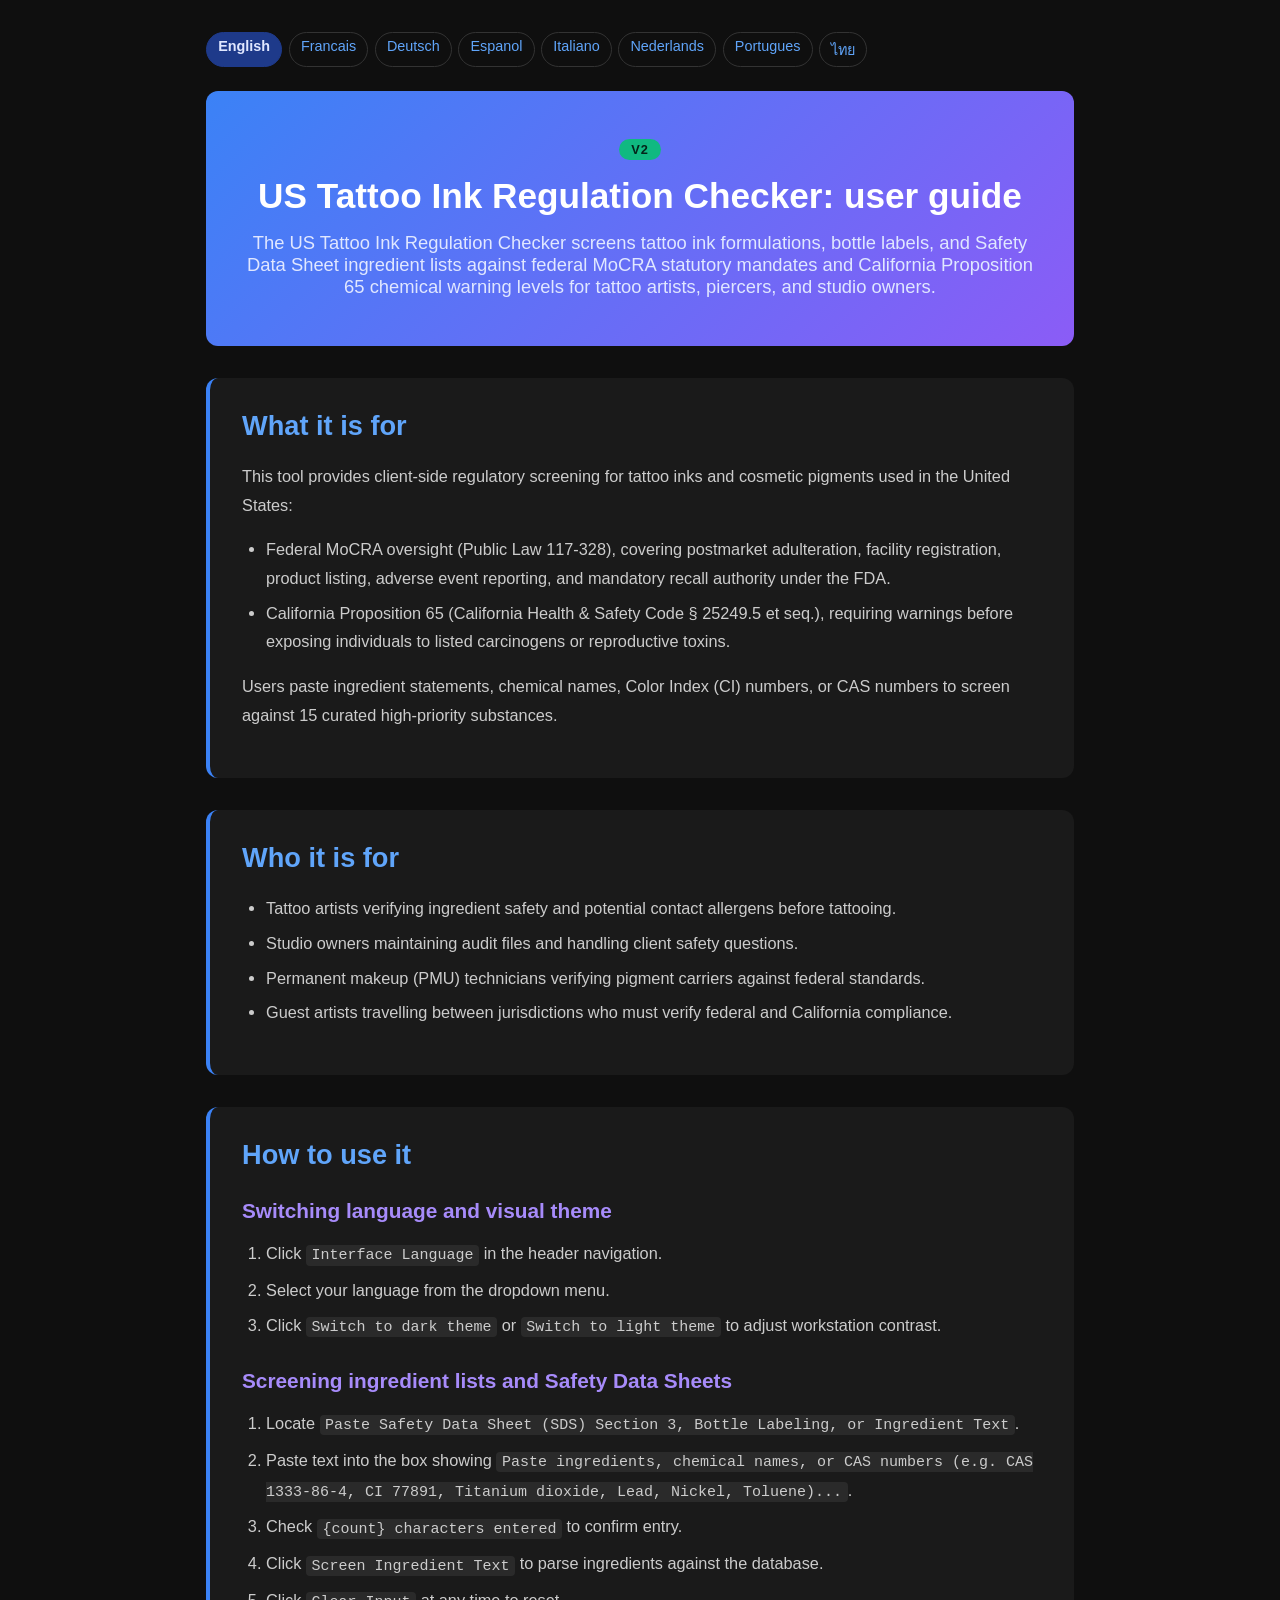
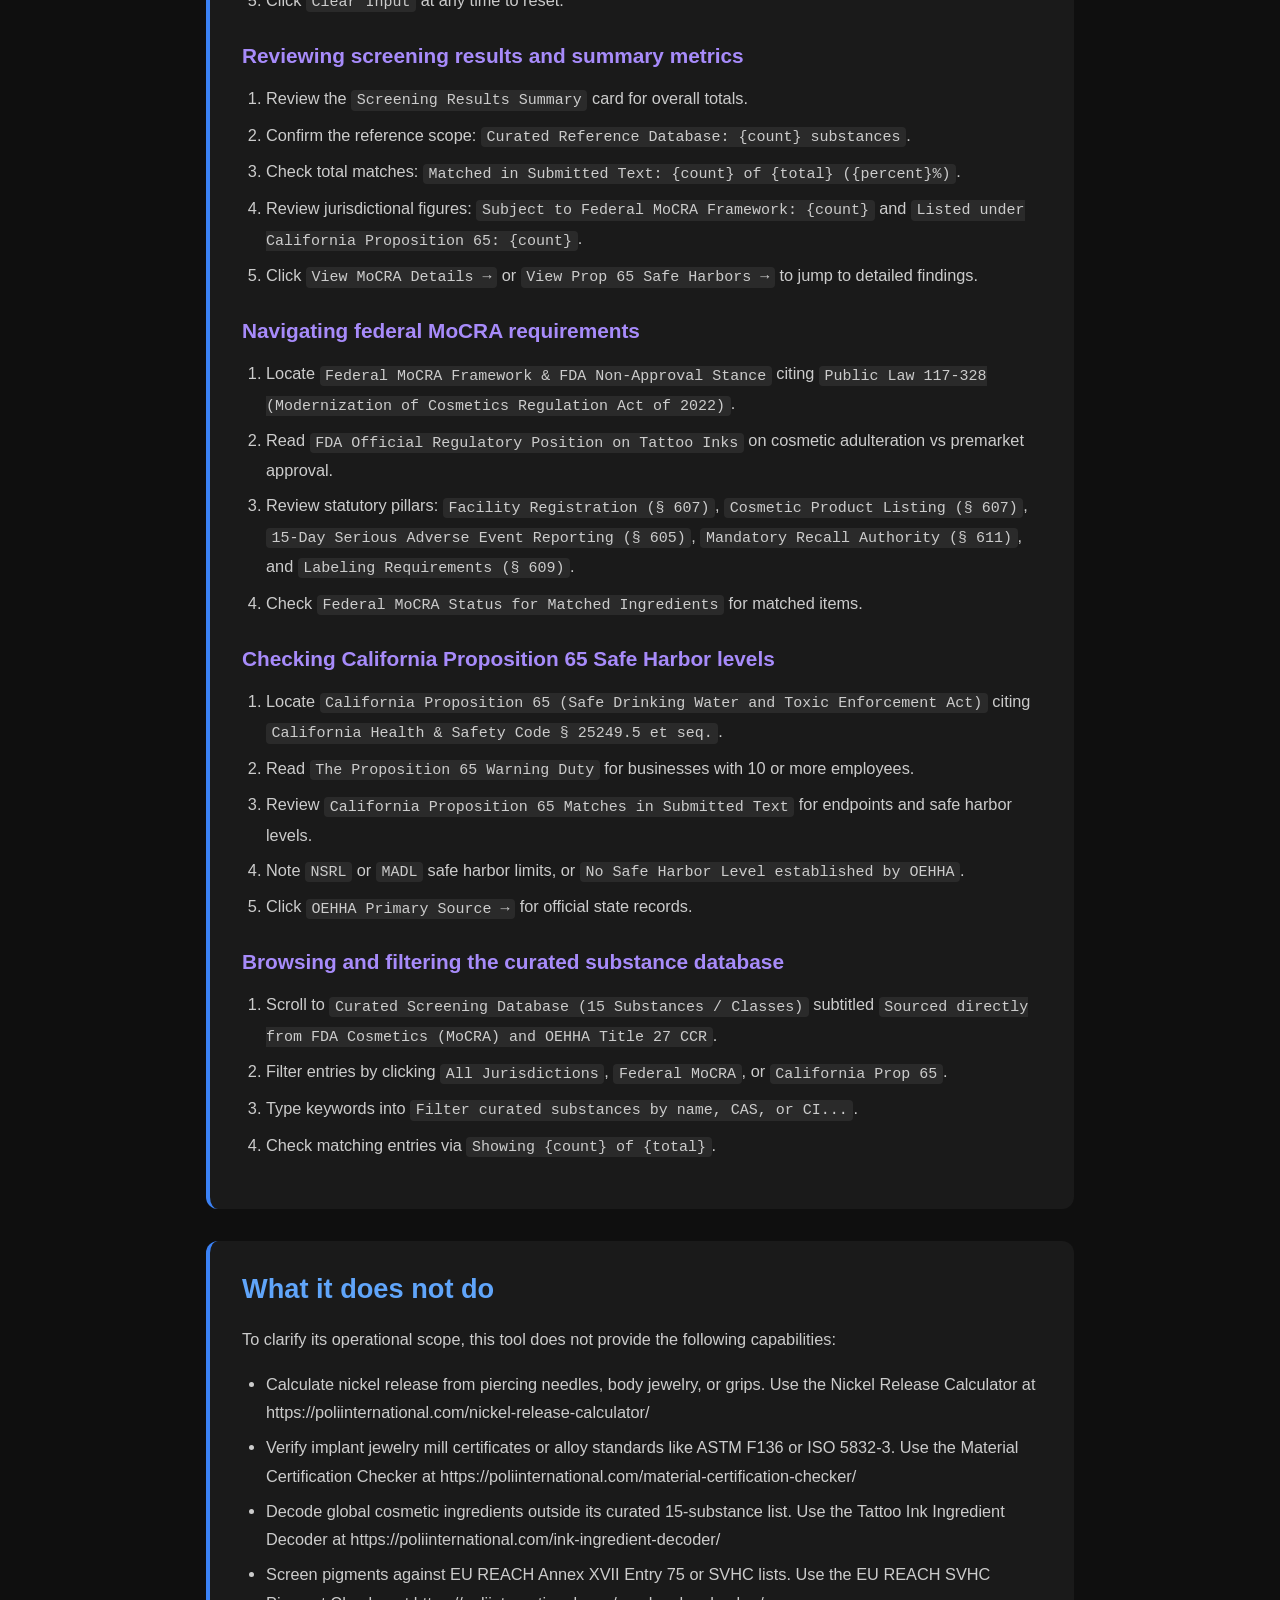
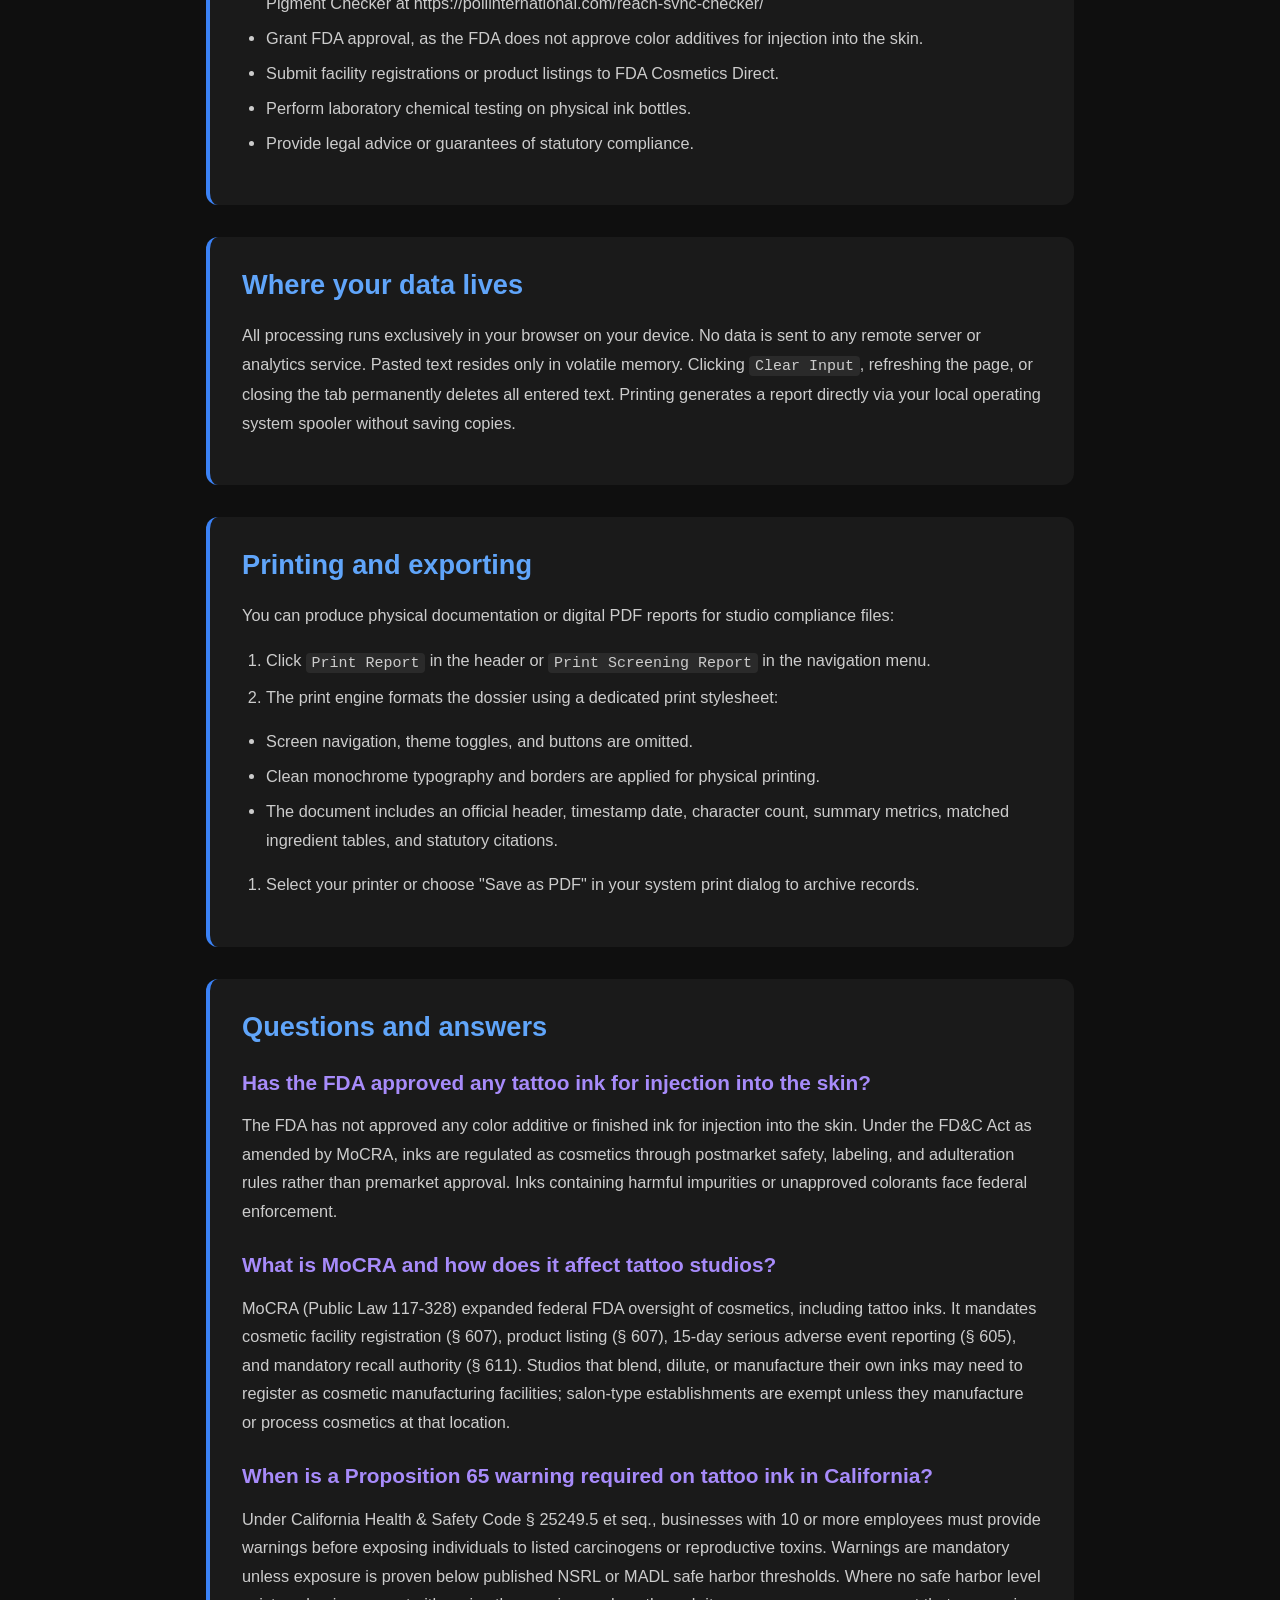
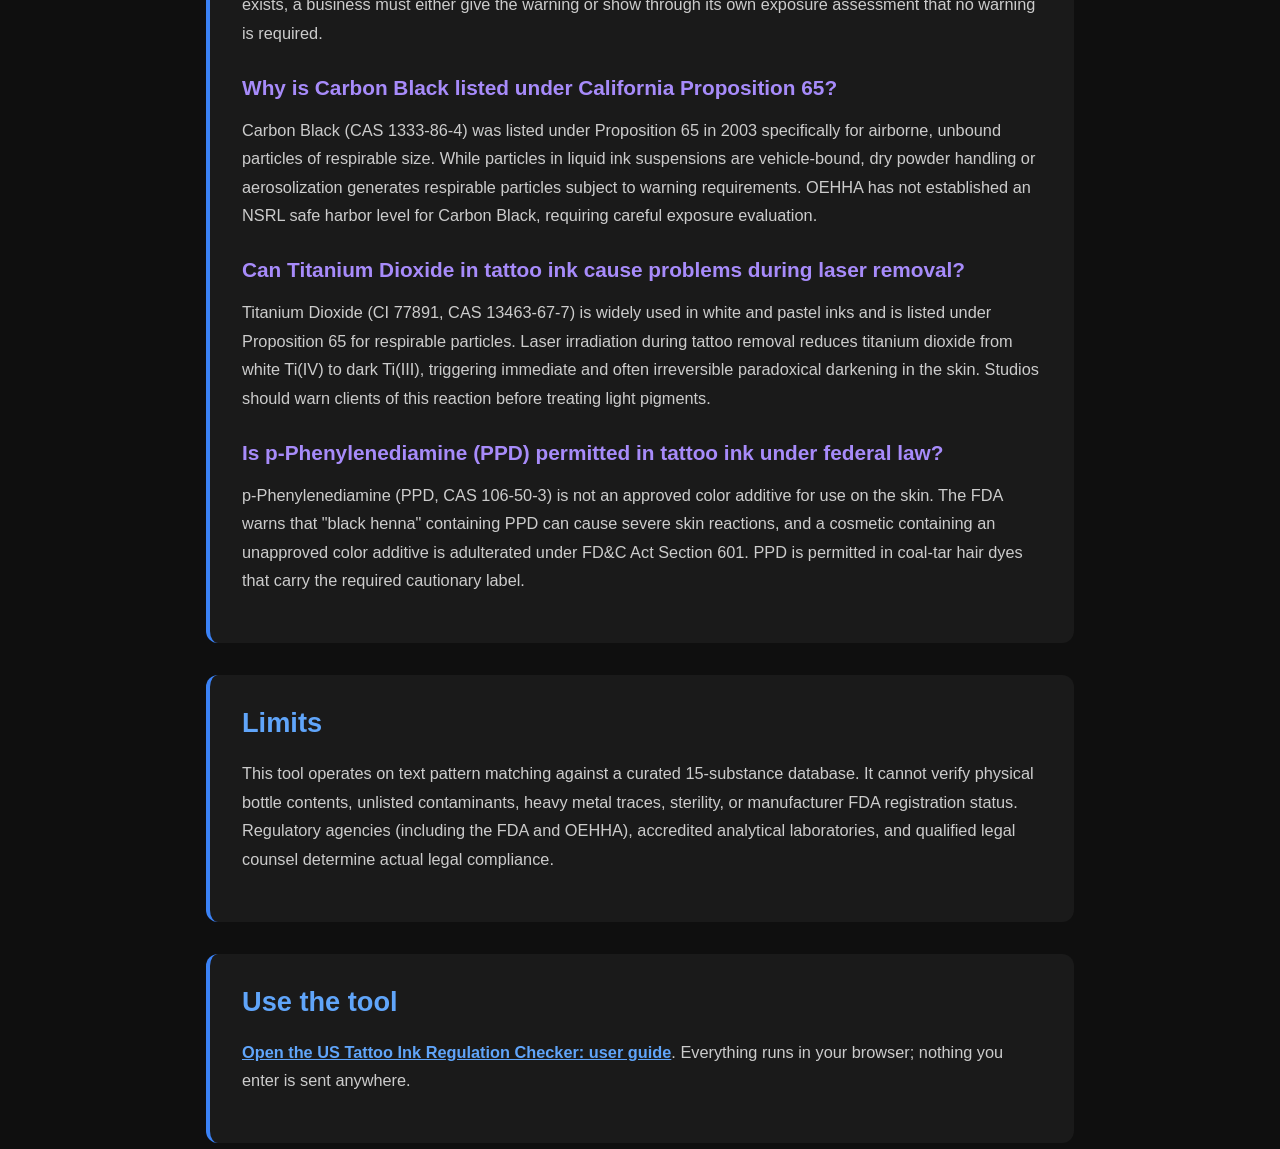
<file: documentation.html>
<!DOCTYPE html>
<html lang="en">
<head><meta name="robots" content="noindex,nofollow">
    <meta charset="UTF-8">
    <meta name="viewport" content="width=device-width, initial-scale=1.0">
    <title>US Tattoo Ink Regulation Checker: user guide Documentation | Poli International</title>
    <meta name="description" content="The US Tattoo Ink Regulation Checker screens tattoo ink formulations, bottle labels, and Safety Data Sheet ingredient lists against federal MoCRA statutory mandates and California Proposition 65 chemical warning levels for tattoo artists, piercers, and studio owners.">
    <link rel="canonical" href="https://poliinternational.com/us-tattoo-ink-checker/">
    <style>
        body { background: #0f0f0f; color: #fff; font-family: -apple-system, BlinkMacSystemFont, "Segoe UI", Roboto, sans-serif; margin: 0; padding: 0; }
        body.in-iframe .doc-hero h1 { display: none; }
        * { box-sizing: border-box; }
        .entry-content { max-width: 900px; margin: 0 auto; padding: 2rem 1rem; }
        .doc-hero { background: linear-gradient(135deg, #3B82F6, #8B5CF6); padding: 3rem 2rem; text-align: center; border-radius: 0.75rem; margin-bottom: 2rem; }
        .doc-hero h1 { font-size: 2.2rem; margin: 0 0 1rem; font-weight: 700; }
        .doc-hero p { font-size: 1.15rem; color: #E0E7FF; margin: 0; }
        .doc-hero .v2 { display: inline-block; margin-bottom: 1rem; padding: 0.2rem 0.75rem; border-radius: 999px; background: #10B981; color: #04241a; font-weight: 800; font-size: 0.8rem; letter-spacing: 0.08em; }
        .doc-section { margin: 2rem 0; padding: 2rem; background: #1a1a1a; border-radius: 0.75rem; border-left: 4px solid #3B82F6; }
        .doc-section h2 { color: #60A5FA; font-size: 1.7rem; margin: 0 0 1.25rem; font-weight: 600; }
        .doc-section h3 { color: #A78BFA; font-size: 1.3rem; margin: 1.75rem 0 0.75rem; font-weight: 600; }
        .doc-section p, .doc-section li { color: #ccc; line-height: 1.75; font-size: 1.02rem; }
        .doc-section ul, .doc-section ol { padding-left: 1.5rem; }
        .doc-section li { margin: 0.4rem 0; }
        .doc-section code { background: #2a2a2a; padding: 0.1rem 0.35rem; border-radius: 0.25rem; font-size: 0.92em; }
        .doc-section a { color: #60A5FA; font-weight: 600; }
        .highlight-box { background: linear-gradient(135deg, #1E3A8A, #4C1D95); padding: 1.25rem 1.5rem; border-radius: 0.5rem; margin: 1.5rem 0; border-left: 4px solid #10B981; }
        .highlight-box p { color: #E0E7FF; margin: 0; }
        table { width: 100%; border-collapse: collapse; margin: 1.5rem 0; }
        th, td { padding: 0.75rem; text-align: left; border: 1px solid #333; vertical-align: top; }
        th { background: #2a2a2a; color: #60A5FA; }
        td { color: #ccc; }
        .doc-langs { display: flex; flex-wrap: wrap; gap: 0.4rem; margin: 0 0 1.5rem; font-size: 0.9rem; }
        .doc-langs a, .doc-langs span { padding: 0.3rem 0.7rem; border-radius: 999px; border: 1px solid #333; text-decoration: none; }
        .doc-langs a { color: #60A5FA; }
        .doc-langs span { background: #1E3A8A; color: #E0E7FF; border-color: #1E3A8A; font-weight: 700; }
    </style>
</head>
<body>
<script>if (window.self !== window.top) document.body.classList.add('in-iframe');</script>
    <div class="entry-content">
        <nav class="doc-langs" aria-label="Documentation language"><span lang="en">English</span><a lang="fr" href="documentation-fr.html">Francais</a><a lang="de" href="documentation-de.html">Deutsch</a><a lang="es" href="documentation-es.html">Espanol</a><a lang="it" href="documentation-it.html">Italiano</a><a lang="nl" href="documentation-nl.html">Nederlands</a><a lang="pt" href="documentation-pt.html">Portugues</a><a lang="th" href="documentation-th.html">ไทย</a></nav>
        <div class="doc-hero">
            <span class="v2">V2</span>
            <h1>US Tattoo Ink Regulation Checker: user guide</h1>
            <p>The US Tattoo Ink Regulation Checker screens tattoo ink formulations, bottle labels, and Safety Data Sheet ingredient lists against federal MoCRA statutory mandates and California Proposition 65 chemical warning levels for tattoo artists, piercers, and studio owners.</p>
        </div>
        <div class="doc-section">
        <h2>What it is for</h2>
        <p>This tool provides client-side regulatory screening for tattoo inks and cosmetic pigments used in the United States:</p>
        <ul>
        <li>Federal MoCRA oversight (Public Law 117-328), covering postmarket adulteration, facility registration, product listing, adverse event reporting, and mandatory recall authority under the FDA.</li>
        <li>California Proposition 65 (California Health &amp; Safety Code § 25249.5 et seq.), requiring warnings before exposing individuals to listed carcinogens or reproductive toxins.</li>
        </ul>
        <p>Users paste ingredient statements, chemical names, Color Index (CI) numbers, or CAS numbers to screen against 15 curated high-priority substances.</p>
        </div>
        <div class="doc-section">
        <h2>Who it is for</h2>
        <ul>
        <li>Tattoo artists verifying ingredient safety and potential contact allergens before tattooing.</li>
        <li>Studio owners maintaining audit files and handling client safety questions.</li>
        <li>Permanent makeup (PMU) technicians verifying pigment carriers against federal standards.</li>
        <li>Guest artists travelling between jurisdictions who must verify federal and California compliance.</li>
        </ul>
        </div>
        <div class="doc-section">
        <h2>How to use it</h2>
        <h3>Switching language and visual theme</h3>
        <ol>
        <li>Click <code>Interface Language</code> in the header navigation.</li>
        <li>Select your language from the dropdown menu.</li>
        <li>Click <code>Switch to dark theme</code> or <code>Switch to light theme</code> to adjust workstation contrast.</li>
        </ol>
        <h3>Screening ingredient lists and Safety Data Sheets</h3>
        <ol>
        <li>Locate <code>Paste Safety Data Sheet (SDS) Section 3, Bottle Labeling, or Ingredient Text</code>.</li>
        <li>Paste text into the box showing <code>Paste ingredients, chemical names, or CAS numbers (e.g. CAS 1333-86-4, CI 77891, Titanium dioxide, Lead, Nickel, Toluene)...</code>.</li>
        <li>Check <code>{count} characters entered</code> to confirm entry.</li>
        <li>Click <code>Screen Ingredient Text</code> to parse ingredients against the database.</li>
        <li>Click <code>Clear Input</code> at any time to reset.</li>
        </ol>
        <h3>Reviewing screening results and summary metrics</h3>
        <ol>
        <li>Review the <code>Screening Results Summary</code> card for overall totals.</li>
        <li>Confirm the reference scope: <code>Curated Reference Database: {count} substances</code>.</li>
        <li>Check total matches: <code>Matched in Submitted Text: {count} of {total} ({percent}%)</code>.</li>
        <li>Review jurisdictional figures: <code>Subject to Federal MoCRA Framework: {count}</code> and <code>Listed under California Proposition 65: {count}</code>.</li>
        <li>Click <code>View MoCRA Details →</code> or <code>View Prop 65 Safe Harbors →</code> to jump to detailed findings.</li>
        </ol>
        <h3>Navigating federal MoCRA requirements</h3>
        <ol>
        <li>Locate <code>Federal MoCRA Framework &amp; FDA Non-Approval Stance</code> citing <code>Public Law 117-328 (Modernization of Cosmetics Regulation Act of 2022)</code>.</li>
        <li>Read <code>FDA Official Regulatory Position on Tattoo Inks</code> on cosmetic adulteration vs premarket approval.</li>
        <li>Review statutory pillars: <code>Facility Registration (§ 607)</code>, <code>Cosmetic Product Listing (§ 607)</code>, <code>15-Day Serious Adverse Event Reporting (§ 605)</code>, <code>Mandatory Recall Authority (§ 611)</code>, and <code>Labeling Requirements (§ 609)</code>.</li>
        <li>Check <code>Federal MoCRA Status for Matched Ingredients</code> for matched items.</li>
        </ol>
        <h3>Checking California Proposition 65 Safe Harbor levels</h3>
        <ol>
        <li>Locate <code>California Proposition 65 (Safe Drinking Water and Toxic Enforcement Act)</code> citing <code>California Health &amp; Safety Code § 25249.5 et seq.</code>.</li>
        <li>Read <code>The Proposition 65 Warning Duty</code> for businesses with 10 or more employees.</li>
        <li>Review <code>California Proposition 65 Matches in Submitted Text</code> for endpoints and safe harbor levels.</li>
        <li>Note <code>NSRL</code> or <code>MADL</code> safe harbor limits, or <code>No Safe Harbor Level established by OEHHA</code>.</li>
        <li>Click <code>OEHHA Primary Source →</code> for official state records.</li>
        </ol>
        <h3>Browsing and filtering the curated substance database</h3>
        <ol>
        <li>Scroll to <code>Curated Screening Database (15 Substances / Classes)</code> subtitled <code>Sourced directly from FDA Cosmetics (MoCRA) and OEHHA Title 27 CCR</code>.</li>
        <li>Filter entries by clicking <code>All Jurisdictions</code>, <code>Federal MoCRA</code>, or <code>California Prop 65</code>.</li>
        <li>Type keywords into <code>Filter curated substances by name, CAS, or CI...</code>.</li>
        <li>Check matching entries via <code>Showing {count} of {total}</code>.</li>
        </ol>
        </div>
        <div class="doc-section">
        <h2>What it does not do</h2>
        <p>To clarify its operational scope, this tool does not provide the following capabilities:</p>
        <ul>
        <li>Calculate nickel release from piercing needles, body jewelry, or grips. Use the Nickel Release Calculator at https://poliinternational.com/nickel-release-calculator/</li>
        <li>Verify implant jewelry mill certificates or alloy standards like ASTM F136 or ISO 5832-3. Use the Material Certification Checker at https://poliinternational.com/material-certification-checker/</li>
        <li>Decode global cosmetic ingredients outside its curated 15-substance list. Use the Tattoo Ink Ingredient Decoder at https://poliinternational.com/ink-ingredient-decoder/</li>
        <li>Screen pigments against EU REACH Annex XVII Entry 75 or SVHC lists. Use the EU REACH SVHC Pigment Checker at https://poliinternational.com/reach-svhc-checker/</li>
        <li>Grant FDA approval, as the FDA does not approve color additives for injection into the skin.</li>
        <li>Submit facility registrations or product listings to FDA Cosmetics Direct.</li>
        <li>Perform laboratory chemical testing on physical ink bottles.</li>
        <li>Provide legal advice or guarantees of statutory compliance.</li>
        </ul>
        </div>
        <div class="doc-section">
        <h2>Where your data lives</h2>
        <p>All processing runs exclusively in your browser on your device. No data is sent to any remote server or analytics service. Pasted text resides only in volatile memory. Clicking <code>Clear Input</code>, refreshing the page, or closing the tab permanently deletes all entered text. Printing generates a report directly via your local operating system spooler without saving copies.</p>
        </div>
        <div class="doc-section">
        <h2>Printing and exporting</h2>
        <p>You can produce physical documentation or digital PDF reports for studio compliance files:</p>
        <ol>
        <li>Click <code>Print Report</code> in the header or <code>Print Screening Report</code> in the navigation menu.</li>
        <li>The print engine formats the dossier using a dedicated print stylesheet:</li>
        </ol>
        <ul>
        <li>Screen navigation, theme toggles, and buttons are omitted.</li>
        <li>Clean monochrome typography and borders are applied for physical printing.</li>
        <li>The document includes an official header, timestamp date, character count, summary metrics, matched ingredient tables, and statutory citations.</li>
        </ul>
        <ol>
        <li>Select your printer or choose "Save as PDF" in your system print dialog to archive records.</li>
        </ol>
        </div>
        <div class="doc-section">
        <h2>Questions and answers</h2>
        <h3>Has the FDA approved any tattoo ink for injection into the skin?</h3>
        <p>The FDA has not approved any color additive or finished ink for injection into the skin. Under the FD&amp;C Act as amended by MoCRA, inks are regulated as cosmetics through postmarket safety, labeling, and adulteration rules rather than premarket approval. Inks containing harmful impurities or unapproved colorants face federal enforcement.</p>
        <h3>What is MoCRA and how does it affect tattoo studios?</h3>
        <p>MoCRA (Public Law 117-328) expanded federal FDA oversight of cosmetics, including tattoo inks. It mandates cosmetic facility registration (§ 607), product listing (§ 607), 15-day serious adverse event reporting (§ 605), and mandatory recall authority (§ 611). Studios that blend, dilute, or manufacture their own inks may need to register as cosmetic manufacturing facilities; salon-type establishments are exempt unless they manufacture or process cosmetics at that location.</p>
        <h3>When is a Proposition 65 warning required on tattoo ink in California?</h3>
        <p>Under California Health &amp; Safety Code § 25249.5 et seq., businesses with 10 or more employees must provide warnings before exposing individuals to listed carcinogens or reproductive toxins. Warnings are mandatory unless exposure is proven below published NSRL or MADL safe harbor thresholds. Where no safe harbor level exists, a business must either give the warning or show through its own exposure assessment that no warning is required.</p>
        <h3>Why is Carbon Black listed under California Proposition 65?</h3>
        <p>Carbon Black (CAS 1333-86-4) was listed under Proposition 65 in 2003 specifically for airborne, unbound particles of respirable size. While particles in liquid ink suspensions are vehicle-bound, dry powder handling or aerosolization generates respirable particles subject to warning requirements. OEHHA has not established an NSRL safe harbor level for Carbon Black, requiring careful exposure evaluation.</p>
        <h3>Can Titanium Dioxide in tattoo ink cause problems during laser removal?</h3>
        <p>Titanium Dioxide (CI 77891, CAS 13463-67-7) is widely used in white and pastel inks and is listed under Proposition 65 for respirable particles. Laser irradiation during tattoo removal reduces titanium dioxide from white Ti(IV) to dark Ti(III), triggering immediate and often irreversible paradoxical darkening in the skin. Studios should warn clients of this reaction before treating light pigments.</p>
        <h3>Is p-Phenylenediamine (PPD) permitted in tattoo ink under federal law?</h3>
        <p>p-Phenylenediamine (PPD, CAS 106-50-3) is not an approved color additive for use on the skin. The FDA warns that "black henna" containing PPD can cause severe skin reactions, and a cosmetic containing an unapproved color additive is adulterated under FD&amp;C Act Section 601. PPD is permitted in coal-tar hair dyes that carry the required cautionary label.</p>
        </div>
        <div class="doc-section">
        <h2>Limits</h2>
        <p>This tool operates on text pattern matching against a curated 15-substance database. It cannot verify physical bottle contents, unlisted contaminants, heavy metal traces, sterility, or manufacturer FDA registration status. Regulatory agencies (including the FDA and OEHHA), accredited analytical laboratories, and qualified legal counsel determine actual legal compliance.</p>
        </div>
        <div class="doc-section">
            <h2>Use the tool</h2>
            <p><a href="https://poliinternational.com/us-tattoo-ink-checker/" target="_top">Open the US Tattoo Ink Regulation Checker: user guide</a>. Everything runs in your browser; nothing you enter is sent anywhere.</p>
        </div>
    </div>
</body>
</html>
</file>
